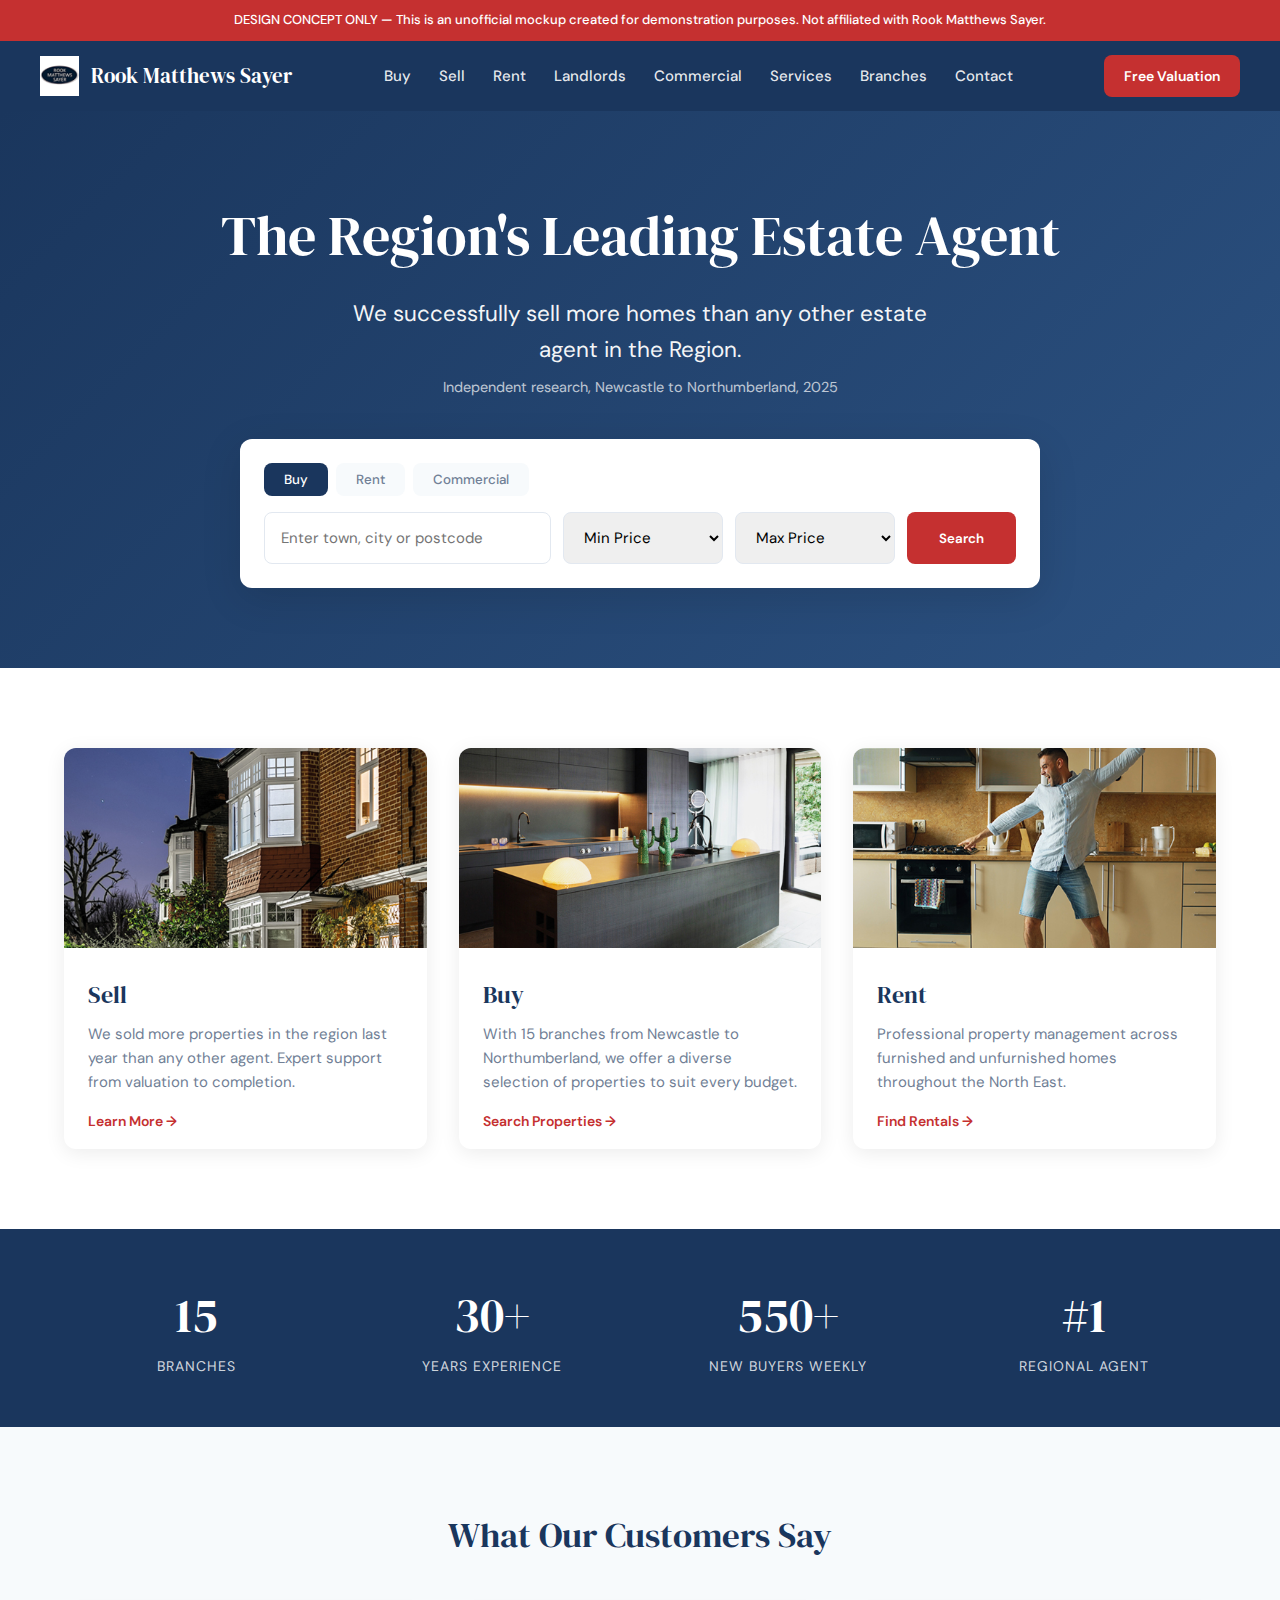
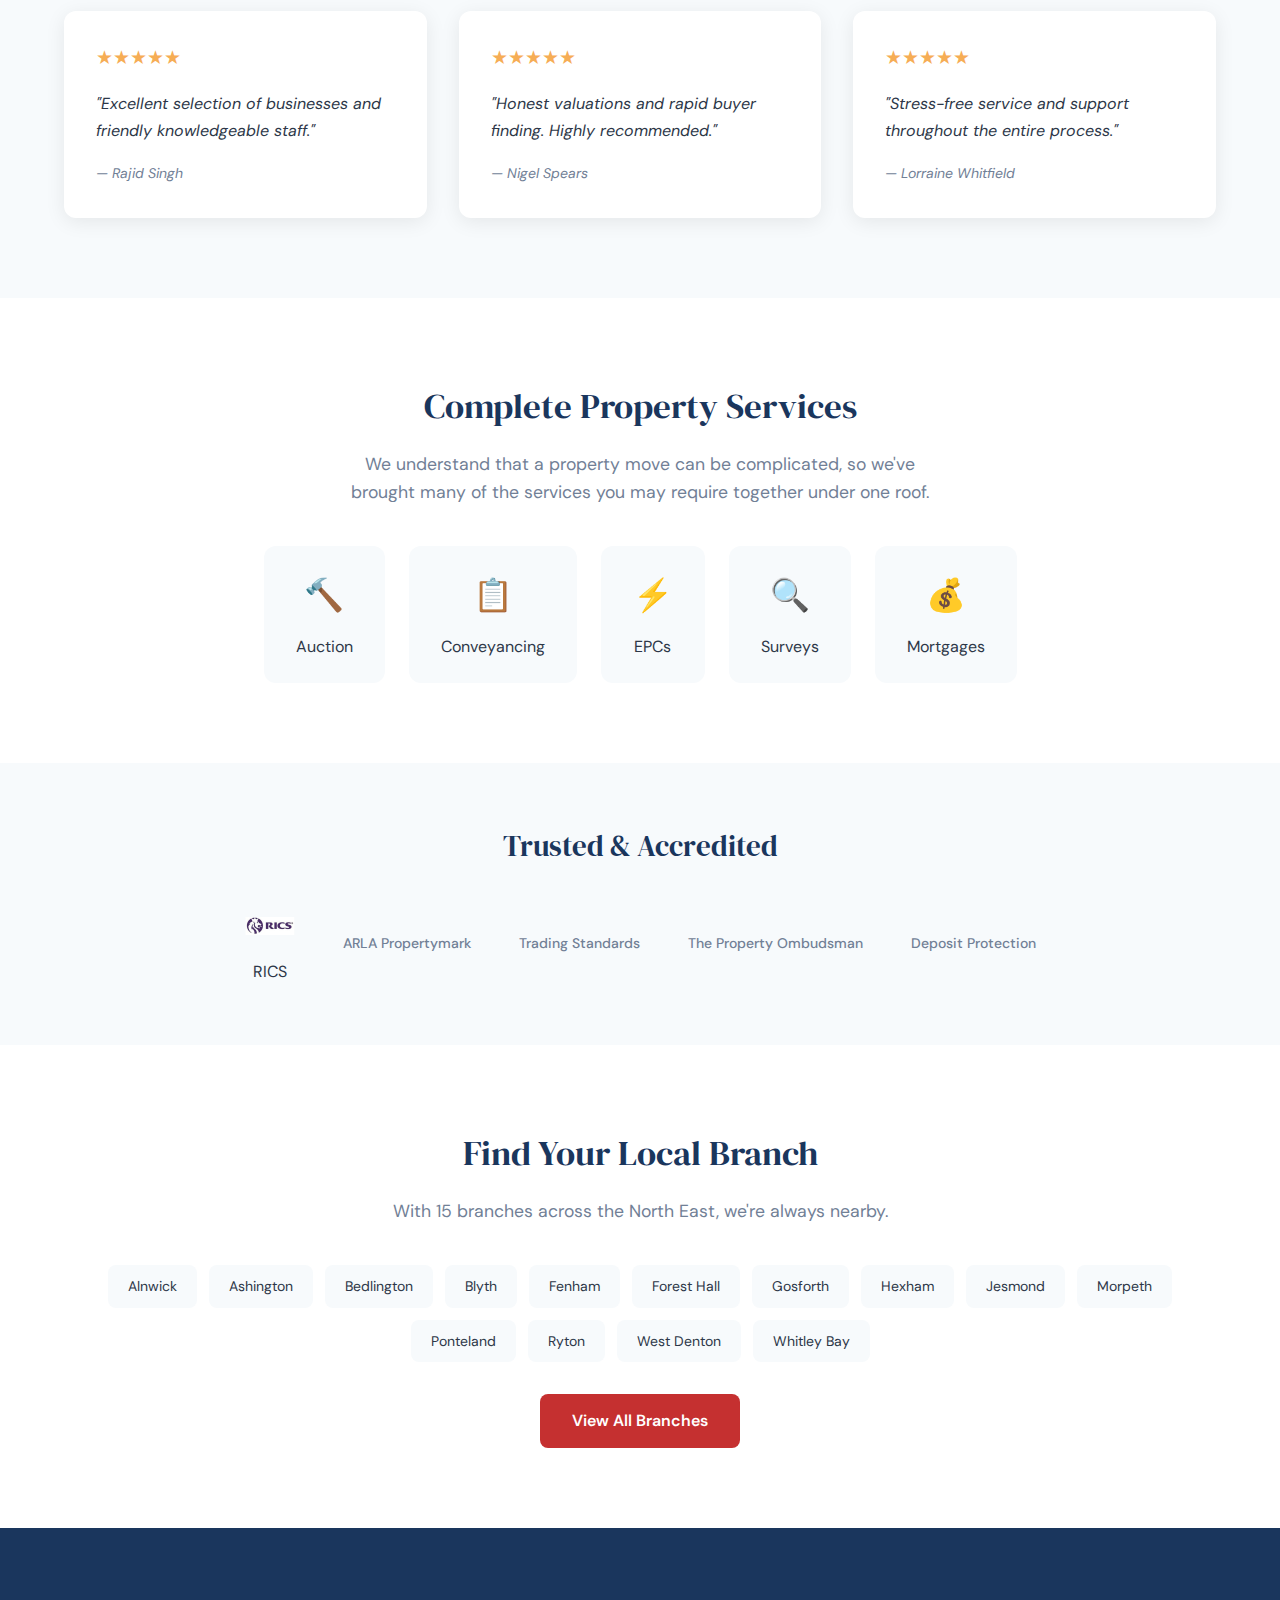
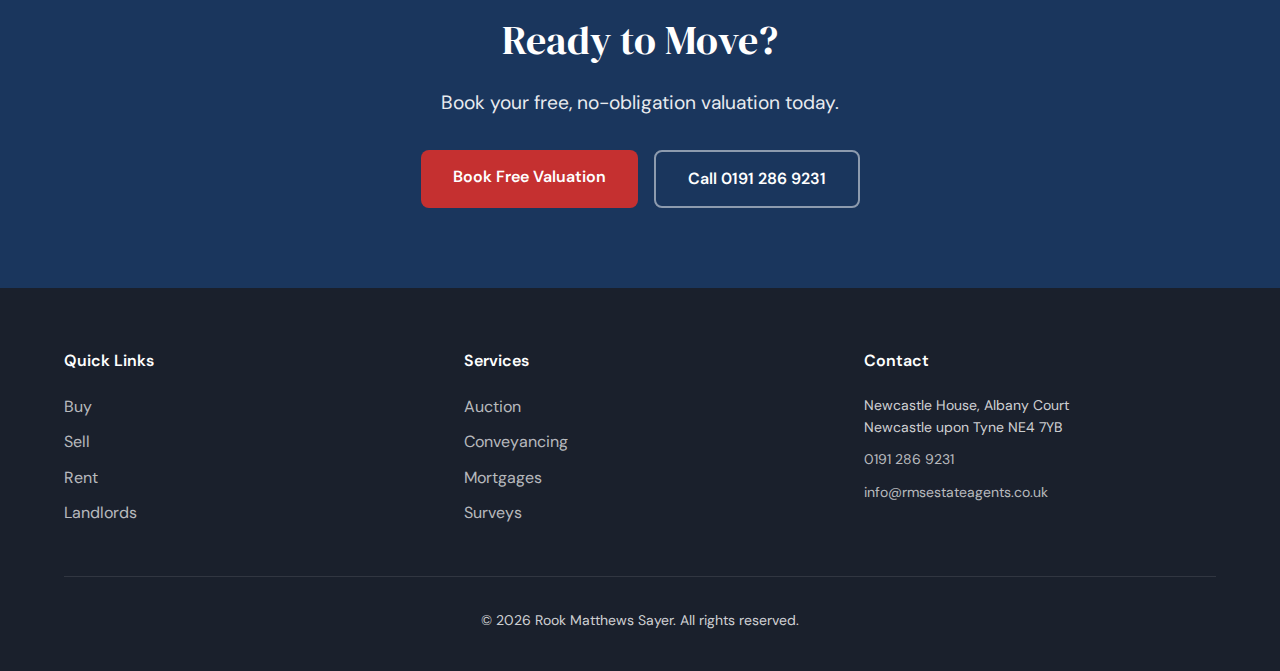
<file: index.html>
<!DOCTYPE html>
<html lang="en">
<head>
    <meta charset="UTF-8">
    <meta name="viewport" content="width=device-width, initial-scale=1.0">
    <meta name="robots" content="noindex, nofollow">
    <title>Rook Matthews Sayer | The Region's Leading Estate Agent</title>
    <link rel="preconnect" href="https://fonts.googleapis.com">
    <link rel="preconnect" href="https://fonts.gstatic.com" crossorigin>
    <link href="https://fonts.googleapis.com/css2?family=DM+Sans:wght@400;500;600;700&family=DM+Serif+Display&display=swap" rel="stylesheet">
    <link rel="stylesheet" href="styles.css">
</head>
<body>
    <div class="concept-banner">DESIGN CONCEPT ONLY — This is an unofficial mockup created for demonstration purposes. Not affiliated with Rook Matthews Sayer.</div>

    <nav class="main-nav">
        <div class="nav-container">
            <a href="index.html" class="logo">
                <img src="images/logo.png" alt="Rook Matthews Sayer">
                <span>Rook Matthews Sayer</span>
            </a>
            <ul class="nav-links">
                <li><a href="buy.html">Buy</a></li>
                <li><a href="sell.html">Sell</a></li>
                <li><a href="rent.html">Rent</a></li>
                <li><a href="landlords.html">Landlords</a></li>
                <li><a href="commercial.html">Commercial</a></li>
                <li><a href="services.html">Services</a></li>
                <li><a href="branches.html">Branches</a></li>
                <li><a href="contact.html">Contact</a></li>
            </ul>
            <a href="contact.html" class="nav-cta">Free Valuation</a>
        </div>
    </nav>

    <section class="hero">
        <div class="hero-content">
            <h1>The Region's Leading Estate Agent</h1>
            <p class="hero-tagline">We successfully sell more homes than any other estate agent in the Region.</p>
            <p class="hero-source">Independent research, Newcastle to Northumberland, 2025</p>
            <div class="hero-search">
                <div class="search-tabs">
                    <button class="active">Buy</button>
                    <button>Rent</button>
                    <button>Commercial</button>
                </div>
                <div class="search-form">
                    <input type="text" placeholder="Enter town, city or postcode">
                    <select>
                        <option>Min Price</option>
                    </select>
                    <select>
                        <option>Max Price</option>
                    </select>
                    <button class="search-btn">Search</button>
                </div>
            </div>
        </div>
    </section>

    <section class="services-overview">
        <div class="container">
            <div class="services-grid">
                <div class="service-card">
                    <img src="images/house.jpg" alt="Sell your property">
                    <h3>Sell</h3>
                    <p>We sold more properties in the region last year than any other agent. Expert support from valuation to completion.</p>
                    <a href="sell.html" class="btn-link">Learn More →</a>
                </div>
                <div class="service-card">
                    <img src="images/buy-kitchen.jpg" alt="Buy a property">
                    <h3>Buy</h3>
                    <p>With 15 branches from Newcastle to Northumberland, we offer a diverse selection of properties to suit every budget.</p>
                    <a href="buy.html" class="btn-link">Search Properties →</a>
                </div>
                <div class="service-card">
                    <img src="images/rent.jpg" alt="Rent a property">
                    <h3>Rent</h3>
                    <p>Professional property management across furnished and unfurnished homes throughout the North East.</p>
                    <a href="rent.html" class="btn-link">Find Rentals →</a>
                </div>
            </div>
        </div>
    </section>

    <section class="stats-bar">
        <div class="container">
            <div class="stats-grid">
                <div class="stat">
                    <span class="stat-number">15</span>
                    <span class="stat-label">Branches</span>
                </div>
                <div class="stat">
                    <span class="stat-number">30+</span>
                    <span class="stat-label">Years Experience</span>
                </div>
                <div class="stat">
                    <span class="stat-number">550+</span>
                    <span class="stat-label">New Buyers Weekly</span>
                </div>
                <div class="stat">
                    <span class="stat-number">#1</span>
                    <span class="stat-label">Regional Agent</span>
                </div>
            </div>
        </div>
    </section>

    <section class="testimonials">
        <div class="container">
            <h2>What Our Customers Say</h2>
            <div class="testimonials-grid">
                <div class="testimonial">
                    <div class="stars">★★★★★</div>
                    <p>"Excellent selection of businesses and friendly knowledgeable staff."</p>
                    <cite>— Rajid Singh</cite>
                </div>
                <div class="testimonial">
                    <div class="stars">★★★★★</div>
                    <p>"Honest valuations and rapid buyer finding. Highly recommended."</p>
                    <cite>— Nigel Spears</cite>
                </div>
                <div class="testimonial">
                    <div class="stars">★★★★★</div>
                    <p>"Stress-free service and support throughout the entire process."</p>
                    <cite>— Lorraine Whitfield</cite>
                </div>
            </div>
        </div>
    </section>

    <section class="additional-services">
        <div class="container">
            <h2>Complete Property Services</h2>
            <p class="section-intro">We understand that a property move can be complicated, so we've brought many of the services you may require together under one roof.</p>
            <div class="services-list">
                <a href="services.html#auction" class="service-item">
                    <span class="service-icon">🔨</span>
                    <span>Auction</span>
                </a>
                <a href="services.html#conveyancing" class="service-item">
                    <span class="service-icon">📋</span>
                    <span>Conveyancing</span>
                </a>
                <a href="services.html#epc" class="service-item">
                    <span class="service-icon">⚡</span>
                    <span>EPCs</span>
                </a>
                <a href="services.html#surveys" class="service-item">
                    <span class="service-icon">🔍</span>
                    <span>Surveys</span>
                </a>
                <a href="services.html#mortgages" class="service-item">
                    <span class="service-icon">💰</span>
                    <span>Mortgages</span>
                </a>
            </div>
        </div>
    </section>

    <section class="accreditations">
        <div class="container">
            <h2>Trusted & Accredited</h2>
            <div class="accreditations-grid">
                <div class="accreditation">
                    <img src="images/rics.png" alt="RICS">
                    <span>RICS</span>
                </div>
                <div class="accreditation">
                    <span class="accred-text">ARLA Propertymark</span>
                </div>
                <div class="accreditation">
                    <span class="accred-text">Trading Standards</span>
                </div>
                <div class="accreditation">
                    <span class="accred-text">The Property Ombudsman</span>
                </div>
                <div class="accreditation">
                    <span class="accred-text">Deposit Protection</span>
                </div>
            </div>
        </div>
    </section>

    <section class="branches-preview">
        <div class="container">
            <h2>Find Your Local Branch</h2>
            <p class="section-intro">With 15 branches across the North East, we're always nearby.</p>
            <div class="branches-grid">
                <a href="branches.html">Alnwick</a>
                <a href="branches.html">Ashington</a>
                <a href="branches.html">Bedlington</a>
                <a href="branches.html">Blyth</a>
                <a href="branches.html">Fenham</a>
                <a href="branches.html">Forest Hall</a>
                <a href="branches.html">Gosforth</a>
                <a href="branches.html">Hexham</a>
                <a href="branches.html">Jesmond</a>
                <a href="branches.html">Morpeth</a>
                <a href="branches.html">Ponteland</a>
                <a href="branches.html">Ryton</a>
                <a href="branches.html">West Denton</a>
                <a href="branches.html">Whitley Bay</a>
            </div>
            <a href="branches.html" class="btn-primary">View All Branches</a>
        </div>
    </section>

    <section class="cta-section">
        <div class="container">
            <h2>Ready to Move?</h2>
            <p>Book your free, no-obligation valuation today.</p>
            <div class="cta-buttons">
                <a href="contact.html" class="btn-primary">Book Free Valuation</a>
                <a href="tel:01912869231" class="btn-secondary">Call 0191 286 9231</a>
            </div>
        </div>
    </section>

    <footer>
        <div class="container">
            <div class="footer-grid">
                <div class="footer-col">
                    <h4>Quick Links</h4>
                    <ul>
                        <li><a href="buy.html">Buy</a></li>
                        <li><a href="sell.html">Sell</a></li>
                        <li><a href="rent.html">Rent</a></li>
                        <li><a href="landlords.html">Landlords</a></li>
                    </ul>
                </div>
                <div class="footer-col">
                    <h4>Services</h4>
                    <ul>
                        <li><a href="services.html#auction">Auction</a></li>
                        <li><a href="services.html#conveyancing">Conveyancing</a></li>
                        <li><a href="services.html#mortgages">Mortgages</a></li>
                        <li><a href="services.html#surveys">Surveys</a></li>
                    </ul>
                </div>
                <div class="footer-col">
                    <h4>Contact</h4>
                    <p>Newcastle House, Albany Court<br>Newcastle upon Tyne NE4 7YB</p>
                    <p><a href="tel:01912869231">0191 286 9231</a></p>
                    <p><a href="mailto:info@rmsestateagents.co.uk">info@rmsestateagents.co.uk</a></p>
                </div>
            </div>
            <div class="footer-bottom">
                <p>© 2026 Rook Matthews Sayer. All rights reserved.</p>
            </div>
        </div>
    </footer>
</body>
</html>
</file>
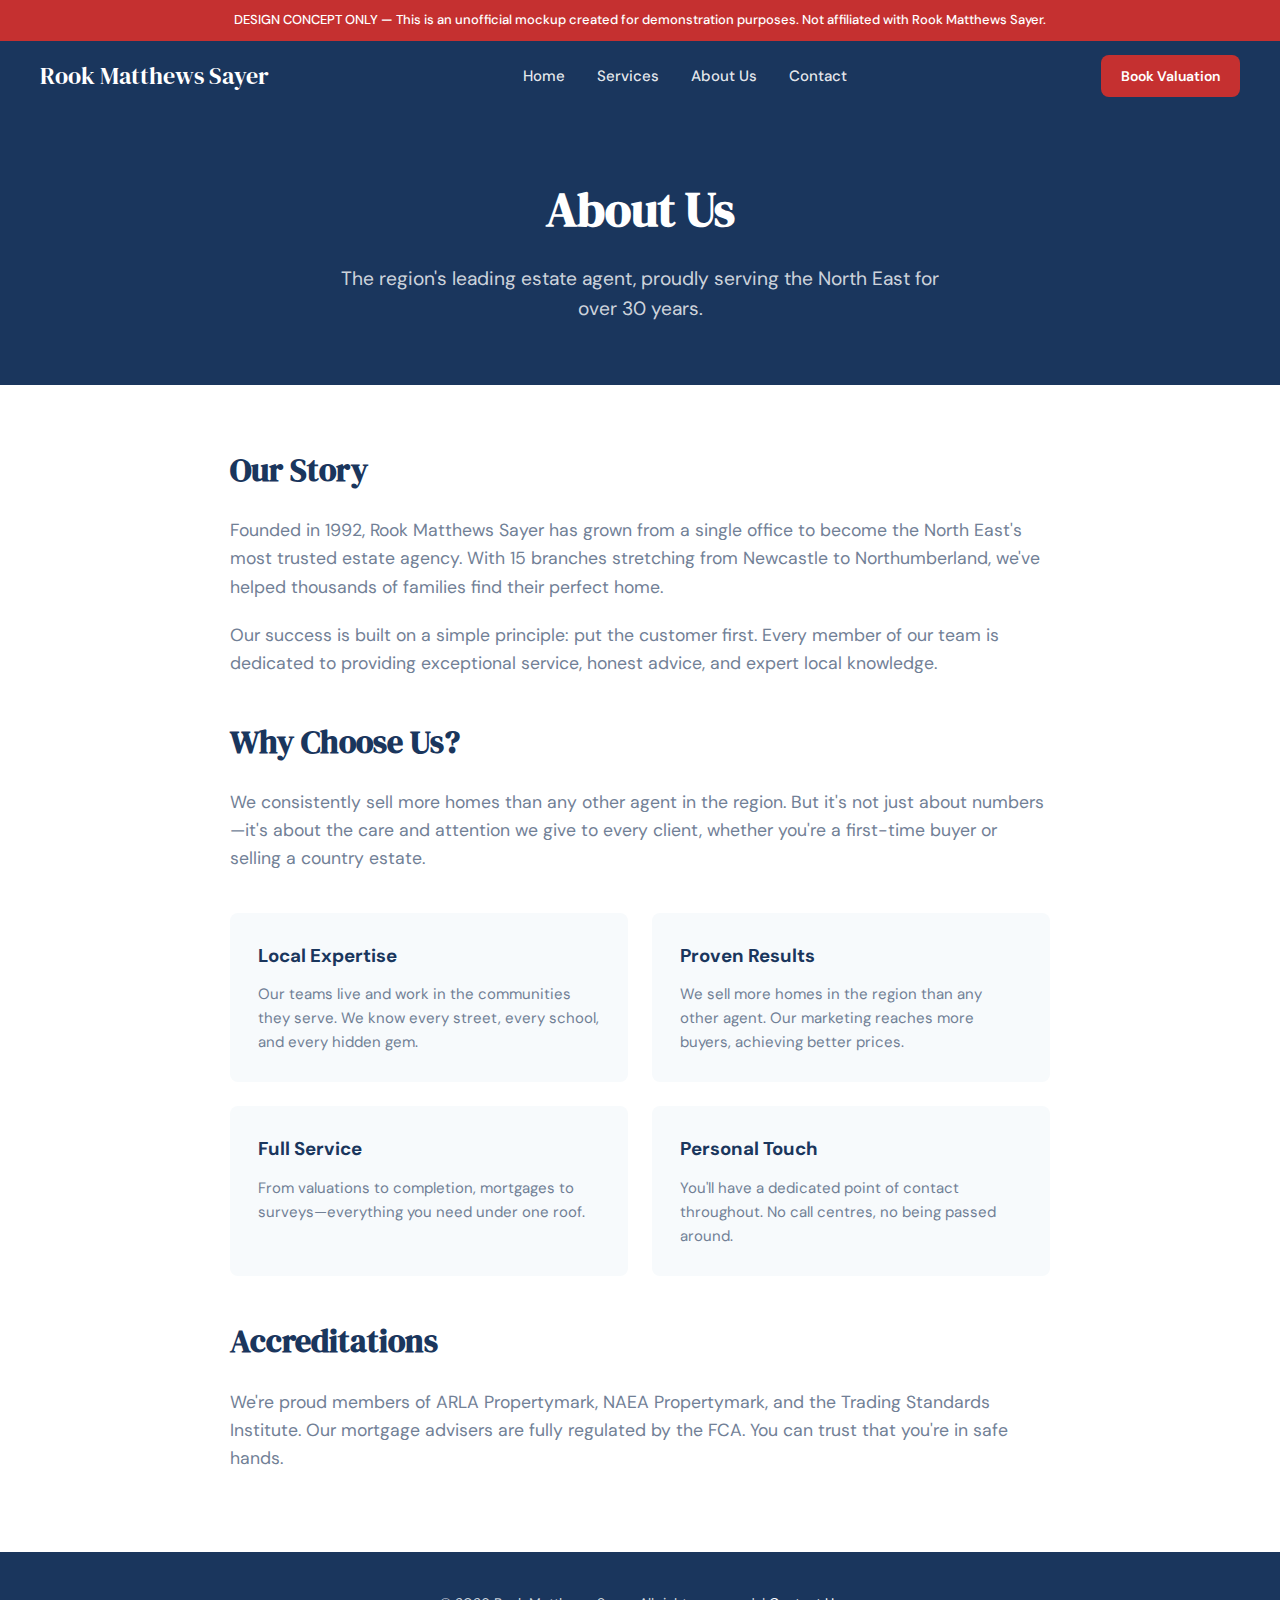
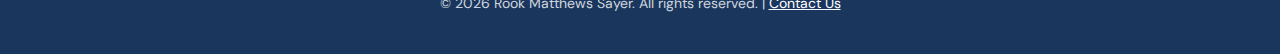
<file: about.html>
<!DOCTYPE html>
<html lang="en">
<head>
    <meta charset="UTF-8">
    <meta name="viewport" content="width=device-width, initial-scale=1.0">
    <meta name="robots" content="noindex, nofollow">
    <title>About Us | Rook Matthews Sayer</title>
    <link rel="preconnect" href="https://fonts.googleapis.com">
    <link rel="preconnect" href="https://fonts.gstatic.com" crossorigin>
    <link href="https://fonts.googleapis.com/css2?family=DM+Sans:wght@400;500;600;700&family=DM+Serif+Display&display=swap" rel="stylesheet">
    <style>
        :root {
            --color-primary: #1a365d;
            --color-primary-light: #2c5282;
            --color-accent: #c53030;
            --color-accent-light: #e53e3e;
            --color-bg: #ffffff;
            --color-bg-alt: #f7fafc;
            --color-text: #2d3748;
            --color-text-muted: #718096;
            --color-border: #e2e8f0;
            --font-display: 'DM Serif Display', Georgia, serif;
            --font-body: 'DM Sans', -apple-system, sans-serif;
            --shadow: 0 4px 20px rgba(0,0,0,0.08);
            --radius: 8px;
        }
        * { margin: 0; padding: 0; box-sizing: border-box; }
        body { font-family: var(--font-body); color: var(--color-text); line-height: 1.6; background: var(--color-bg); }
        .concept-banner { background: var(--color-accent); color: white; text-align: center; padding: 10px 20px; font-size: 13px; font-weight: 500; }
        nav { background: var(--color-primary); padding: 0 40px; position: sticky; top: 0; z-index: 100; }
        .nav-container { max-width: 1200px; margin: 0 auto; display: flex; justify-content: space-between; align-items: center; height: 70px; }
        .logo { font-family: var(--font-display); font-size: 1.5rem; color: white; text-decoration: none; }
        .nav-links { display: flex; gap: 32px; list-style: none; }
        .nav-links a { color: rgba(255,255,255,0.9); text-decoration: none; font-weight: 500; font-size: 15px; }
        .nav-cta { background: var(--color-accent); color: white; padding: 10px 20px; border-radius: var(--radius); text-decoration: none; font-weight: 600; font-size: 14px; }
        .page-header { background: var(--color-primary); padding: 60px 40px; text-align: center; }
        .page-header h1 { font-family: var(--font-display); font-size: 3rem; color: white; margin-bottom: 16px; }
        .page-header p { color: rgba(255,255,255,0.8); font-size: 1.2rem; max-width: 600px; margin: 0 auto; }
        .content { max-width: 900px; margin: 0 auto; padding: 60px 40px; }
        .content h2 { font-family: var(--font-display); font-size: 2rem; color: var(--color-primary); margin: 40px 0 20px; }
        .content h2:first-child { margin-top: 0; }
        .content p { margin-bottom: 20px; color: var(--color-text-muted); font-size: 1.1rem; }
        .values-grid { display: grid; grid-template-columns: repeat(2, 1fr); gap: 24px; margin: 40px 0; }
        .value-card { background: var(--color-bg-alt); padding: 28px; border-radius: var(--radius); }
        .value-card h3 { color: var(--color-primary); margin-bottom: 12px; }
        .value-card p { margin: 0; font-size: 15px; }
        footer { background: var(--color-primary); color: rgba(255,255,255,0.8); padding: 40px; text-align: center; font-size: 14px; }
        @media (max-width: 768px) { .nav-links { display: none; } .values-grid { grid-template-columns: 1fr; } }
    </style>
</head>
<body>
    <div class="concept-banner">DESIGN CONCEPT ONLY — This is an unofficial mockup created for demonstration purposes. Not affiliated with Rook Matthews Sayer.</div>
    <nav>
        <div class="nav-container">
            <a href="index.html" class="logo">Rook Matthews Sayer</a>
            <ul class="nav-links">
                <li><a href="index.html">Home</a></li>
                <li><a href="services.html">Services</a></li>
                <li><a href="about.html">About Us</a></li>
                <li><a href="contact.html">Contact</a></li>
            </ul>
            <a href="contact.html" class="nav-cta">Book Valuation</a>
        </div>
    </nav>

    <div class="page-header">
        <h1>About Us</h1>
        <p>The region's leading estate agent, proudly serving the North East for over 30 years.</p>
    </div>

    <div class="content">
        <h2>Our Story</h2>
        <p>Founded in 1992, Rook Matthews Sayer has grown from a single office to become the North East's most trusted estate agency. With 15 branches stretching from Newcastle to Northumberland, we've helped thousands of families find their perfect home.</p>
        <p>Our success is built on a simple principle: put the customer first. Every member of our team is dedicated to providing exceptional service, honest advice, and expert local knowledge.</p>

        <h2>Why Choose Us?</h2>
        <p>We consistently sell more homes than any other agent in the region. But it's not just about numbers—it's about the care and attention we give to every client, whether you're a first-time buyer or selling a country estate.</p>

        <div class="values-grid">
            <div class="value-card">
                <h3>Local Expertise</h3>
                <p>Our teams live and work in the communities they serve. We know every street, every school, and every hidden gem.</p>
            </div>
            <div class="value-card">
                <h3>Proven Results</h3>
                <p>We sell more homes in the region than any other agent. Our marketing reaches more buyers, achieving better prices.</p>
            </div>
            <div class="value-card">
                <h3>Full Service</h3>
                <p>From valuations to completion, mortgages to surveys—everything you need under one roof.</p>
            </div>
            <div class="value-card">
                <h3>Personal Touch</h3>
                <p>You'll have a dedicated point of contact throughout. No call centres, no being passed around.</p>
            </div>
        </div>

        <h2>Accreditations</h2>
        <p>We're proud members of ARLA Propertymark, NAEA Propertymark, and the Trading Standards Institute. Our mortgage advisers are fully regulated by the FCA. You can trust that you're in safe hands.</p>
    </div>

    <footer>
        <p>© 2026 Rook Matthews Sayer. All rights reserved. | <a href="contact.html" style="color: white;">Contact Us</a></p>
    </footer>
</body>
</html>
</file>
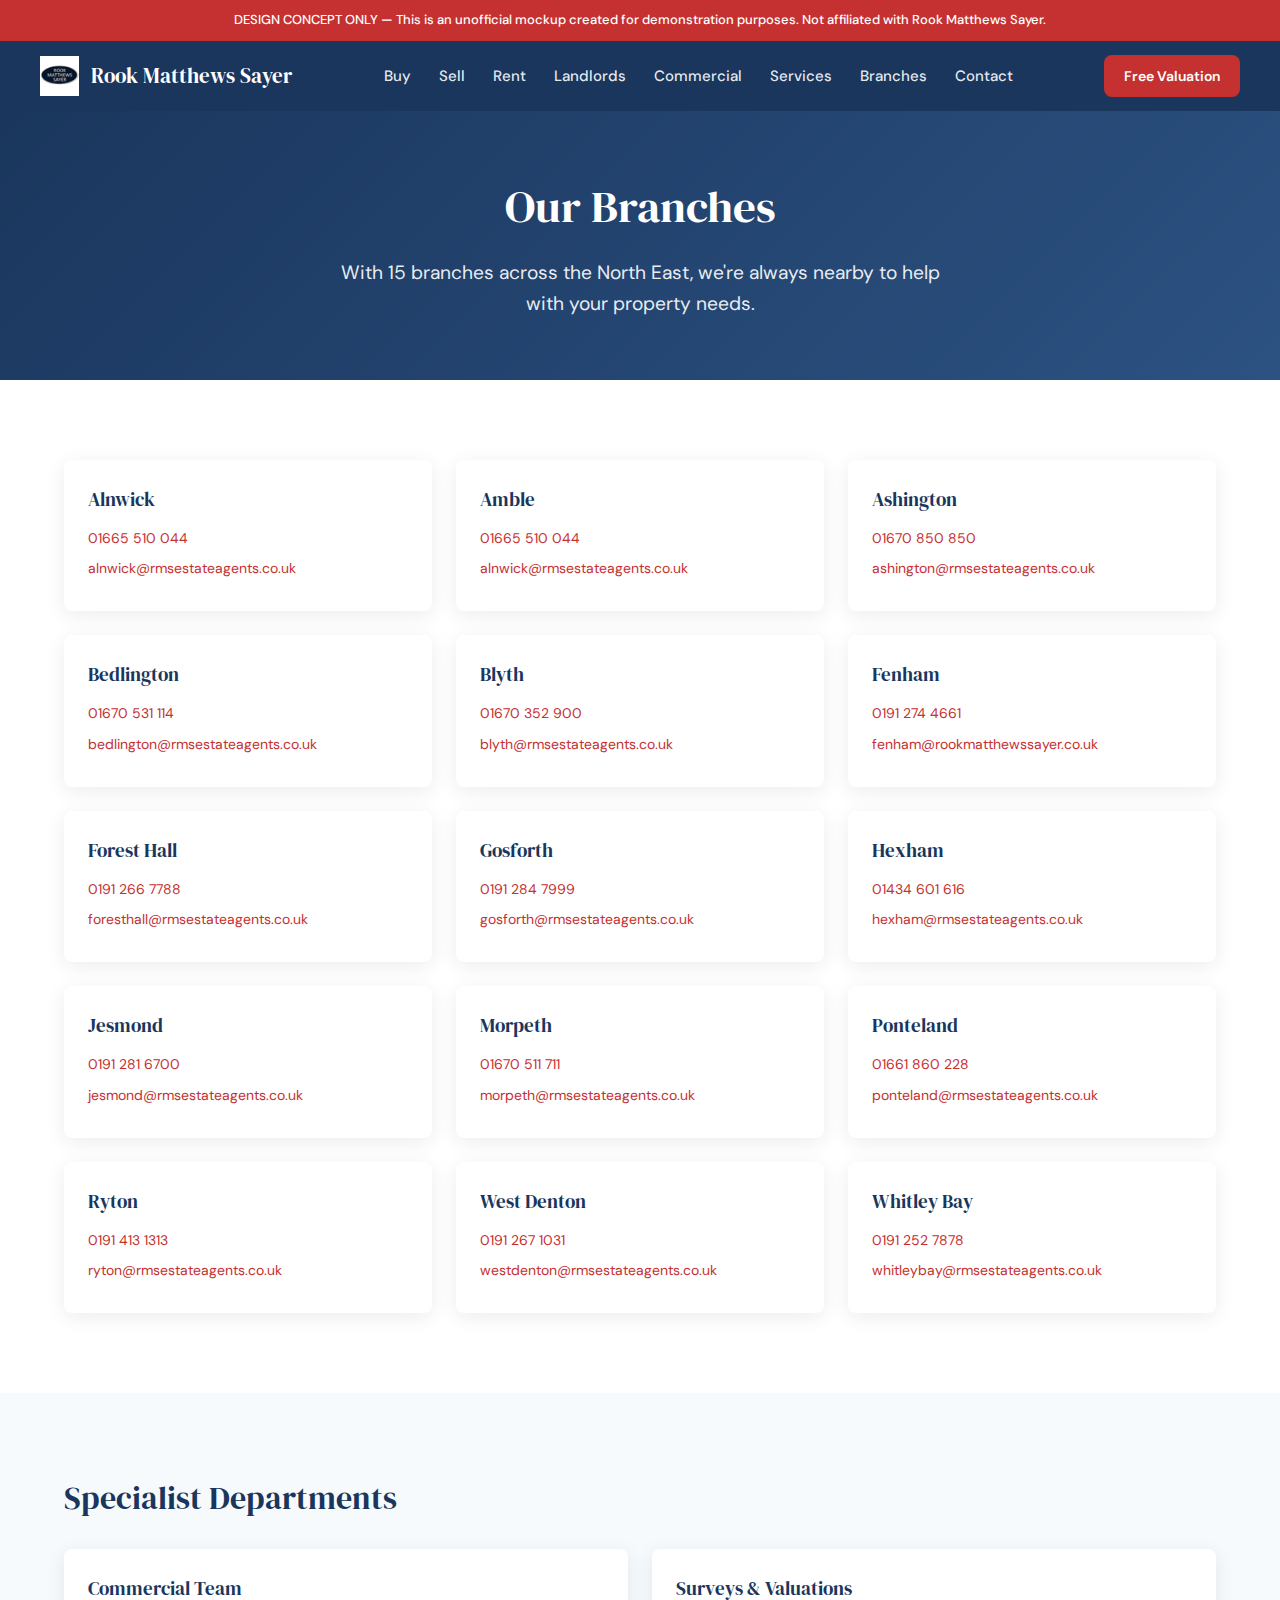
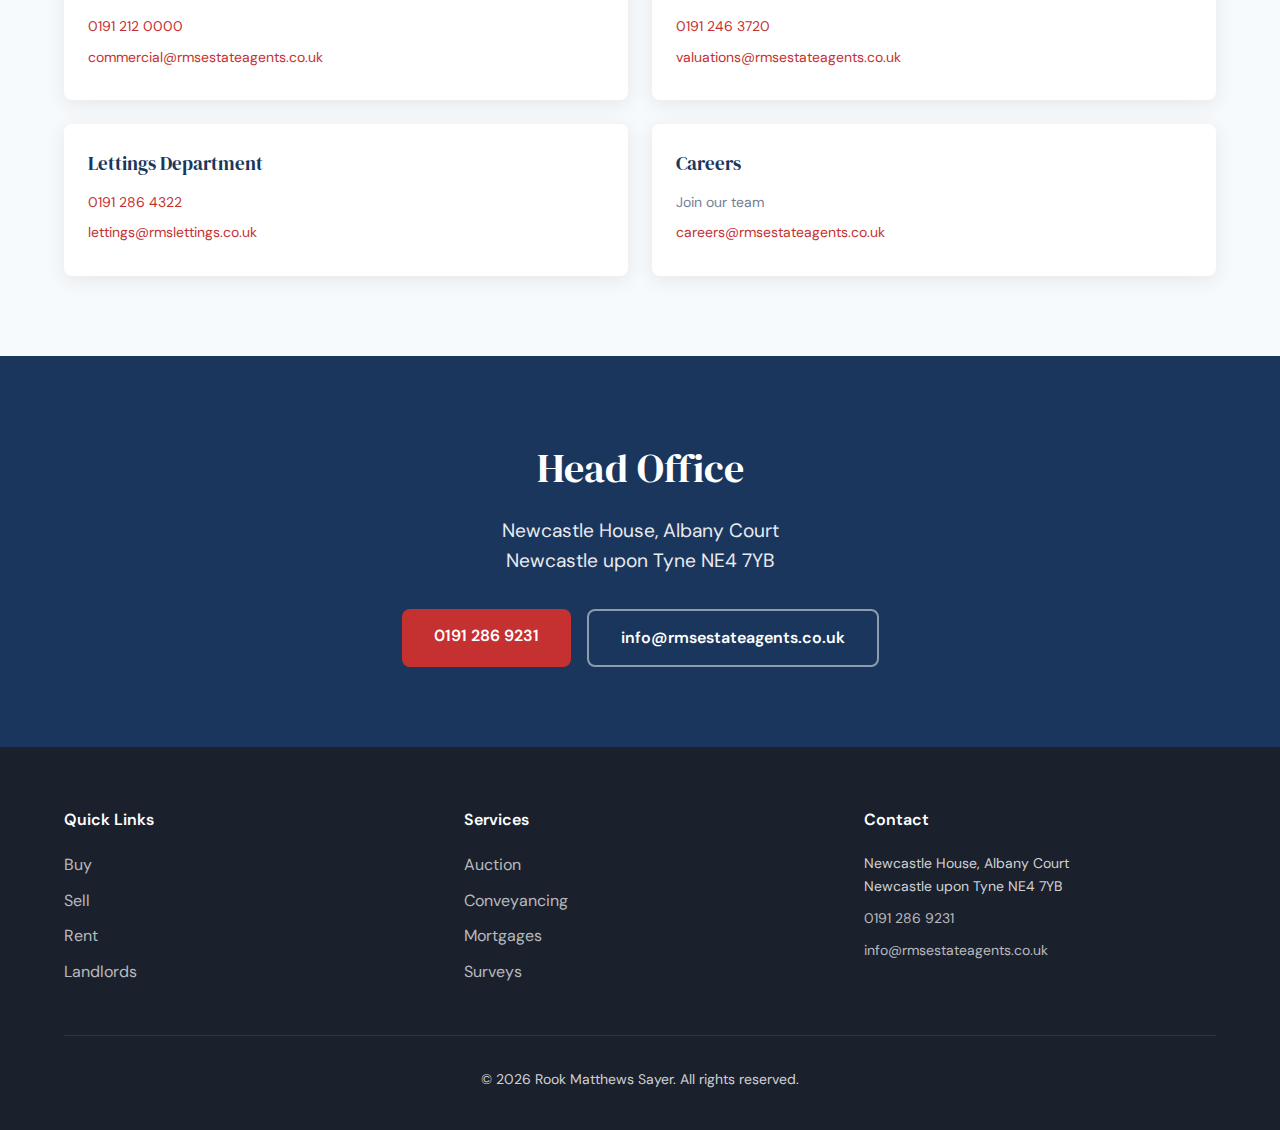
<file: branches.html>
<!DOCTYPE html>
<html lang="en">
<head>
    <meta charset="UTF-8">
    <meta name="viewport" content="width=device-width, initial-scale=1.0">
    <meta name="robots" content="noindex, nofollow">
    <title>Our Branches | Rook Matthews Sayer</title>
    <link rel="preconnect" href="https://fonts.googleapis.com">
    <link rel="preconnect" href="https://fonts.gstatic.com" crossorigin>
    <link href="https://fonts.googleapis.com/css2?family=DM+Sans:wght@400;500;600;700&family=DM+Serif+Display&display=swap" rel="stylesheet">
    <link rel="stylesheet" href="styles.css">
</head>
<body>
    <div class="concept-banner">DESIGN CONCEPT ONLY — This is an unofficial mockup created for demonstration purposes. Not affiliated with Rook Matthews Sayer.</div>

    <nav class="main-nav">
        <div class="nav-container">
            <a href="index.html" class="logo">
                <img src="images/logo.png" alt="Rook Matthews Sayer">
                <span>Rook Matthews Sayer</span>
            </a>
            <ul class="nav-links">
                <li><a href="buy.html">Buy</a></li>
                <li><a href="sell.html">Sell</a></li>
                <li><a href="rent.html">Rent</a></li>
                <li><a href="landlords.html">Landlords</a></li>
                <li><a href="commercial.html">Commercial</a></li>
                <li><a href="services.html">Services</a></li>
                <li><a href="branches.html">Branches</a></li>
                <li><a href="contact.html">Contact</a></li>
            </ul>
            <a href="contact.html" class="nav-cta">Free Valuation</a>
        </div>
    </nav>

    <div class="page-header">
        <h1>Our Branches</h1>
        <p>With 15 branches across the North East, we're always nearby to help with your property needs.</p>
    </div>

    <section class="content-section">
        <div class="container">
            <div class="branch-grid">
                <div class="branch-card">
                    <h3>Alnwick</h3>
                    <p><a href="tel:01665510044">01665 510 044</a></p>
                    <p><a href="mailto:alnwick@rmsestateagents.co.uk">alnwick@rmsestateagents.co.uk</a></p>
                </div>

                <div class="branch-card">
                    <h3>Amble</h3>
                    <p><a href="tel:01665510044">01665 510 044</a></p>
                    <p><a href="mailto:alnwick@rmsestateagents.co.uk">alnwick@rmsestateagents.co.uk</a></p>
                </div>

                <div class="branch-card">
                    <h3>Ashington</h3>
                    <p><a href="tel:01670850850">01670 850 850</a></p>
                    <p><a href="mailto:ashington@rmsestateagents.co.uk">ashington@rmsestateagents.co.uk</a></p>
                </div>

                <div class="branch-card">
                    <h3>Bedlington</h3>
                    <p><a href="tel:01670531114">01670 531 114</a></p>
                    <p><a href="mailto:bedlington@rmsestateagents.co.uk">bedlington@rmsestateagents.co.uk</a></p>
                </div>

                <div class="branch-card">
                    <h3>Blyth</h3>
                    <p><a href="tel:01670352900">01670 352 900</a></p>
                    <p><a href="mailto:blyth@rmsestateagents.co.uk">blyth@rmsestateagents.co.uk</a></p>
                </div>

                <div class="branch-card">
                    <h3>Fenham</h3>
                    <p><a href="tel:01912744661">0191 274 4661</a></p>
                    <p><a href="mailto:fenham@rookmatthewssayer.co.uk">fenham@rookmatthewssayer.co.uk</a></p>
                </div>

                <div class="branch-card">
                    <h3>Forest Hall</h3>
                    <p><a href="tel:01912667788">0191 266 7788</a></p>
                    <p><a href="mailto:foresthall@rmsestateagents.co.uk">foresthall@rmsestateagents.co.uk</a></p>
                </div>

                <div class="branch-card">
                    <h3>Gosforth</h3>
                    <p><a href="tel:01912847999">0191 284 7999</a></p>
                    <p><a href="mailto:gosforth@rmsestateagents.co.uk">gosforth@rmsestateagents.co.uk</a></p>
                </div>

                <div class="branch-card">
                    <h3>Hexham</h3>
                    <p><a href="tel:01434601616">01434 601 616</a></p>
                    <p><a href="mailto:hexham@rmsestateagents.co.uk">hexham@rmsestateagents.co.uk</a></p>
                </div>

                <div class="branch-card">
                    <h3>Jesmond</h3>
                    <p><a href="tel:01912816700">0191 281 6700</a></p>
                    <p><a href="mailto:jesmond@rmsestateagents.co.uk">jesmond@rmsestateagents.co.uk</a></p>
                </div>

                <div class="branch-card">
                    <h3>Morpeth</h3>
                    <p><a href="tel:01670511711">01670 511 711</a></p>
                    <p><a href="mailto:morpeth@rmsestateagents.co.uk">morpeth@rmsestateagents.co.uk</a></p>
                </div>

                <div class="branch-card">
                    <h3>Ponteland</h3>
                    <p><a href="tel:01661860228">01661 860 228</a></p>
                    <p><a href="mailto:ponteland@rmsestateagents.co.uk">ponteland@rmsestateagents.co.uk</a></p>
                </div>

                <div class="branch-card">
                    <h3>Ryton</h3>
                    <p><a href="tel:01914131313">0191 413 1313</a></p>
                    <p><a href="mailto:ryton@rmsestateagents.co.uk">ryton@rmsestateagents.co.uk</a></p>
                </div>

                <div class="branch-card">
                    <h3>West Denton</h3>
                    <p><a href="tel:01912671031">0191 267 1031</a></p>
                    <p><a href="mailto:westdenton@rmsestateagents.co.uk">westdenton@rmsestateagents.co.uk</a></p>
                </div>

                <div class="branch-card">
                    <h3>Whitley Bay</h3>
                    <p><a href="tel:01912527878">0191 252 7878</a></p>
                    <p><a href="mailto:whitleybay@rmsestateagents.co.uk">whitleybay@rmsestateagents.co.uk</a></p>
                </div>
            </div>
        </div>
    </section>

    <section class="content-section alt">
        <div class="container">
            <h2>Specialist Departments</h2>
            <div class="branch-grid" style="grid-template-columns: repeat(2, 1fr);">
                <div class="branch-card">
                    <h3>Commercial Team</h3>
                    <p><a href="tel:01912120000">0191 212 0000</a></p>
                    <p><a href="mailto:commercial@rmsestateagents.co.uk">commercial@rmsestateagents.co.uk</a></p>
                </div>

                <div class="branch-card">
                    <h3>Surveys & Valuations</h3>
                    <p><a href="tel:01912463720">0191 246 3720</a></p>
                    <p><a href="mailto:valuations@rmsestateagents.co.uk">valuations@rmsestateagents.co.uk</a></p>
                </div>

                <div class="branch-card">
                    <h3>Lettings Department</h3>
                    <p><a href="tel:01912864322">0191 286 4322</a></p>
                    <p><a href="mailto:lettings@rmslettings.co.uk">lettings@rmslettings.co.uk</a></p>
                </div>

                <div class="branch-card">
                    <h3>Careers</h3>
                    <p>Join our team</p>
                    <p><a href="mailto:careers@rmsestateagents.co.uk">careers@rmsestateagents.co.uk</a></p>
                </div>
            </div>
        </div>
    </section>

    <section class="cta-section">
        <div class="container">
            <h2>Head Office</h2>
            <p>Newcastle House, Albany Court<br>Newcastle upon Tyne NE4 7YB</p>
            <div class="cta-buttons" style="margin-top: 24px;">
                <a href="tel:01912869231" class="btn-primary">0191 286 9231</a>
                <a href="mailto:info@rmsestateagents.co.uk" class="btn-secondary">info@rmsestateagents.co.uk</a>
            </div>
        </div>
    </section>

    <footer>
        <div class="container">
            <div class="footer-grid">
                <div class="footer-col">
                    <h4>Quick Links</h4>
                    <ul>
                        <li><a href="buy.html">Buy</a></li>
                        <li><a href="sell.html">Sell</a></li>
                        <li><a href="rent.html">Rent</a></li>
                        <li><a href="landlords.html">Landlords</a></li>
                    </ul>
                </div>
                <div class="footer-col">
                    <h4>Services</h4>
                    <ul>
                        <li><a href="services.html#auction">Auction</a></li>
                        <li><a href="services.html#conveyancing">Conveyancing</a></li>
                        <li><a href="services.html#mortgages">Mortgages</a></li>
                        <li><a href="services.html#surveys">Surveys</a></li>
                    </ul>
                </div>
                <div class="footer-col">
                    <h4>Contact</h4>
                    <p>Newcastle House, Albany Court<br>Newcastle upon Tyne NE4 7YB</p>
                    <p><a href="tel:01912869231">0191 286 9231</a></p>
                    <p><a href="mailto:info@rmsestateagents.co.uk">info@rmsestateagents.co.uk</a></p>
                </div>
            </div>
            <div class="footer-bottom">
                <p>© 2026 Rook Matthews Sayer. All rights reserved.</p>
            </div>
        </div>
    </footer>
</body>
</html>
</file>
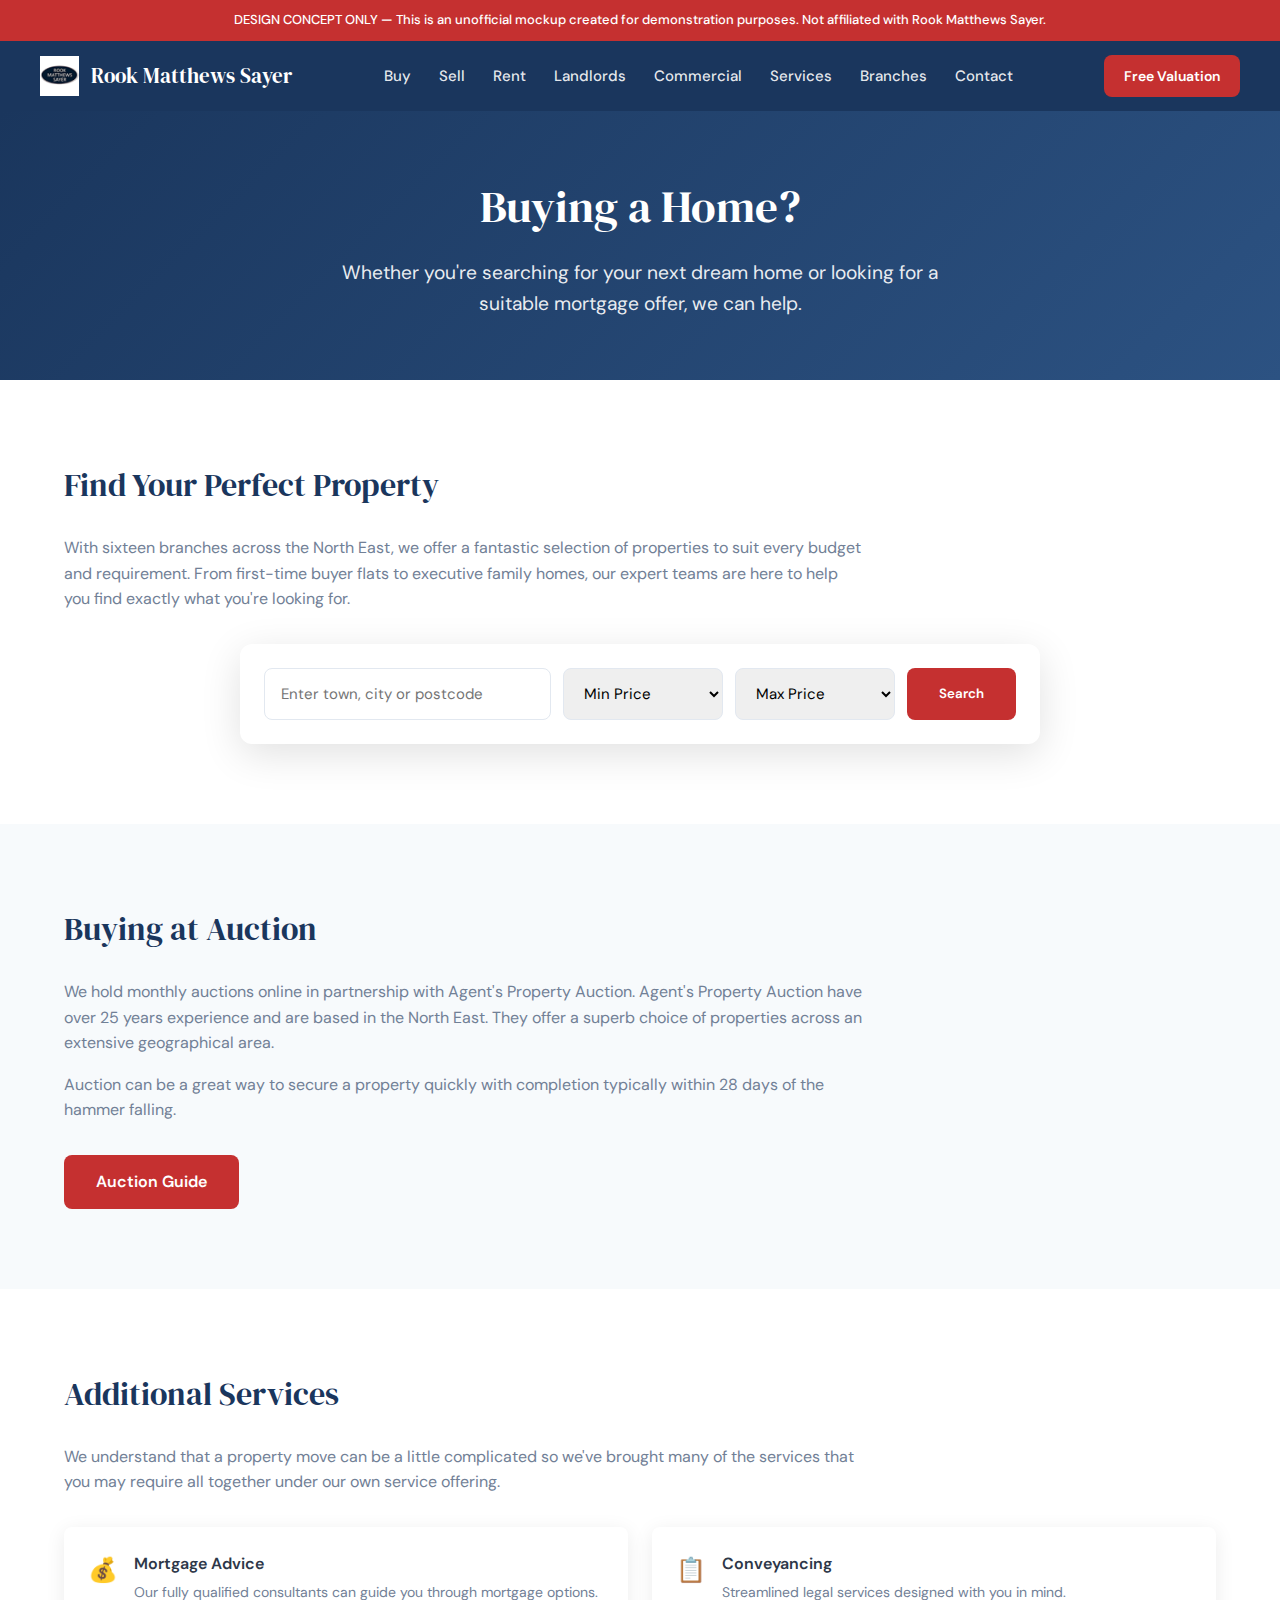
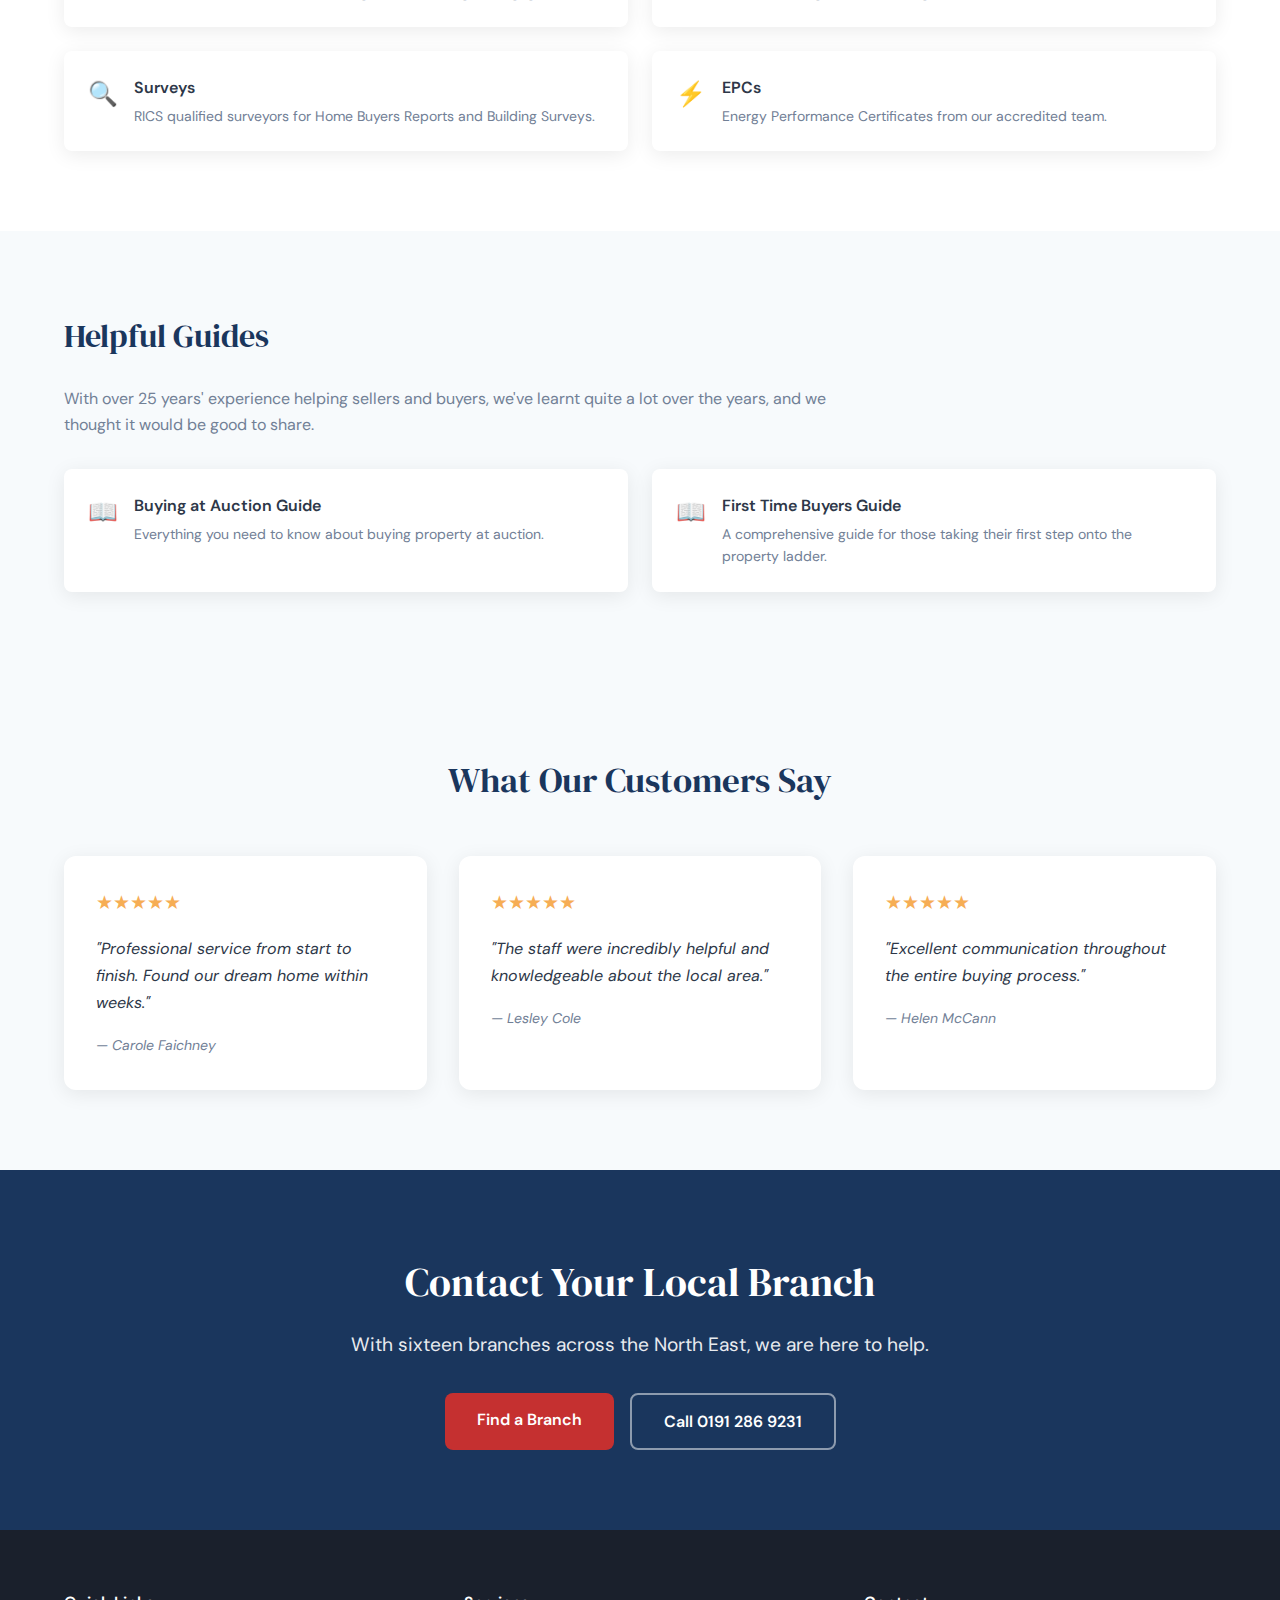
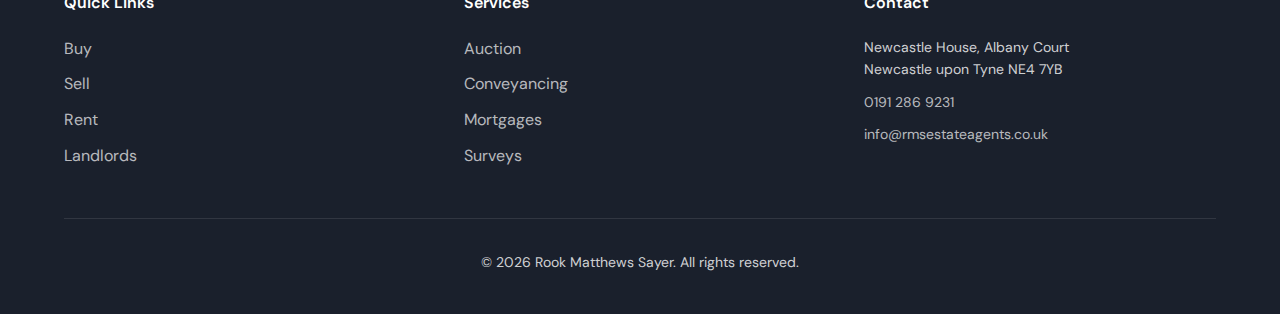
<file: buy.html>
<!DOCTYPE html>
<html lang="en">
<head>
    <meta charset="UTF-8">
    <meta name="viewport" content="width=device-width, initial-scale=1.0">
    <meta name="robots" content="noindex, nofollow">
    <title>Buy a Property | Rook Matthews Sayer</title>
    <link rel="preconnect" href="https://fonts.googleapis.com">
    <link rel="preconnect" href="https://fonts.gstatic.com" crossorigin>
    <link href="https://fonts.googleapis.com/css2?family=DM+Sans:wght@400;500;600;700&family=DM+Serif+Display&display=swap" rel="stylesheet">
    <link rel="stylesheet" href="styles.css">
</head>
<body>
    <div class="concept-banner">DESIGN CONCEPT ONLY — This is an unofficial mockup created for demonstration purposes. Not affiliated with Rook Matthews Sayer.</div>

    <nav class="main-nav">
        <div class="nav-container">
            <a href="index.html" class="logo">
                <img src="images/logo.png" alt="Rook Matthews Sayer">
                <span>Rook Matthews Sayer</span>
            </a>
            <ul class="nav-links">
                <li><a href="buy.html">Buy</a></li>
                <li><a href="sell.html">Sell</a></li>
                <li><a href="rent.html">Rent</a></li>
                <li><a href="landlords.html">Landlords</a></li>
                <li><a href="commercial.html">Commercial</a></li>
                <li><a href="services.html">Services</a></li>
                <li><a href="branches.html">Branches</a></li>
                <li><a href="contact.html">Contact</a></li>
            </ul>
            <a href="contact.html" class="nav-cta">Free Valuation</a>
        </div>
    </nav>

    <div class="page-header">
        <h1>Buying a Home?</h1>
        <p>Whether you're searching for your next dream home or looking for a suitable mortgage offer, we can help.</p>
    </div>

    <section class="content-section">
        <div class="container">
            <h2>Find Your Perfect Property</h2>
            <p>With sixteen branches across the North East, we offer a fantastic selection of properties to suit every budget and requirement. From first-time buyer flats to executive family homes, our expert teams are here to help you find exactly what you're looking for.</p>

            <div class="hero-search" style="margin-top: 32px;">
                <div class="search-form">
                    <input type="text" placeholder="Enter town, city or postcode">
                    <select>
                        <option>Min Price</option>
                        <option>£50,000</option>
                        <option>£100,000</option>
                        <option>£150,000</option>
                        <option>£200,000</option>
                        <option>£300,000</option>
                        <option>£500,000</option>
                    </select>
                    <select>
                        <option>Max Price</option>
                        <option>£100,000</option>
                        <option>£200,000</option>
                        <option>£300,000</option>
                        <option>£500,000</option>
                        <option>£750,000</option>
                        <option>£1,000,000+</option>
                    </select>
                    <button class="search-btn">Search</button>
                </div>
            </div>
        </div>
    </section>

    <section class="content-section alt">
        <div class="container">
            <h2>Buying at Auction</h2>
            <p>We hold monthly auctions online in partnership with Agent's Property Auction. Agent's Property Auction have over 25 years experience and are based in the North East. They offer a superb choice of properties across an extensive geographical area.</p>
            <p>Auction can be a great way to secure a property quickly with completion typically within 28 days of the hammer falling.</p>
            <a href="services.html#auction" class="btn-primary" style="margin-top: 16px;">Auction Guide</a>
        </div>
    </section>

    <section class="content-section">
        <div class="container">
            <h2>Additional Services</h2>
            <p>We understand that a property move can be a little complicated so we've brought many of the services that you may require all together under our own service offering.</p>

            <div class="feature-grid">
                <div class="feature">
                    <span class="feature-icon">💰</span>
                    <div>
                        <h4>Mortgage Advice</h4>
                        <p>Our fully qualified consultants can guide you through mortgage options.</p>
                    </div>
                </div>
                <div class="feature">
                    <span class="feature-icon">📋</span>
                    <div>
                        <h4>Conveyancing</h4>
                        <p>Streamlined legal services designed with you in mind.</p>
                    </div>
                </div>
                <div class="feature">
                    <span class="feature-icon">🔍</span>
                    <div>
                        <h4>Surveys</h4>
                        <p>RICS qualified surveyors for Home Buyers Reports and Building Surveys.</p>
                    </div>
                </div>
                <div class="feature">
                    <span class="feature-icon">⚡</span>
                    <div>
                        <h4>EPCs</h4>
                        <p>Energy Performance Certificates from our accredited team.</p>
                    </div>
                </div>
            </div>
        </div>
    </section>

    <section class="content-section alt">
        <div class="container">
            <h2>Helpful Guides</h2>
            <p>With over 25 years' experience helping sellers and buyers, we've learnt quite a lot over the years, and we thought it would be good to share.</p>
            <div class="feature-grid" style="grid-template-columns: repeat(2, 1fr);">
                <div class="feature">
                    <span class="feature-icon">📖</span>
                    <div>
                        <h4>Buying at Auction Guide</h4>
                        <p>Everything you need to know about buying property at auction.</p>
                    </div>
                </div>
                <div class="feature">
                    <span class="feature-icon">📖</span>
                    <div>
                        <h4>First Time Buyers Guide</h4>
                        <p>A comprehensive guide for those taking their first step onto the property ladder.</p>
                    </div>
                </div>
            </div>
        </div>
    </section>

    <section class="testimonials">
        <div class="container">
            <h2>What Our Customers Say</h2>
            <div class="testimonials-grid">
                <div class="testimonial">
                    <div class="stars">★★★★★</div>
                    <p>"Professional service from start to finish. Found our dream home within weeks."</p>
                    <cite>— Carole Faichney</cite>
                </div>
                <div class="testimonial">
                    <div class="stars">★★★★★</div>
                    <p>"The staff were incredibly helpful and knowledgeable about the local area."</p>
                    <cite>— Lesley Cole</cite>
                </div>
                <div class="testimonial">
                    <div class="stars">★★★★★</div>
                    <p>"Excellent communication throughout the entire buying process."</p>
                    <cite>— Helen McCann</cite>
                </div>
            </div>
        </div>
    </section>

    <section class="cta-section">
        <div class="container">
            <h2>Contact Your Local Branch</h2>
            <p>With sixteen branches across the North East, we are here to help.</p>
            <div class="cta-buttons">
                <a href="branches.html" class="btn-primary">Find a Branch</a>
                <a href="tel:01912869231" class="btn-secondary">Call 0191 286 9231</a>
            </div>
        </div>
    </section>

    <footer>
        <div class="container">
            <div class="footer-grid">
                <div class="footer-col">
                    <h4>Quick Links</h4>
                    <ul>
                        <li><a href="buy.html">Buy</a></li>
                        <li><a href="sell.html">Sell</a></li>
                        <li><a href="rent.html">Rent</a></li>
                        <li><a href="landlords.html">Landlords</a></li>
                    </ul>
                </div>
                <div class="footer-col">
                    <h4>Services</h4>
                    <ul>
                        <li><a href="services.html#auction">Auction</a></li>
                        <li><a href="services.html#conveyancing">Conveyancing</a></li>
                        <li><a href="services.html#mortgages">Mortgages</a></li>
                        <li><a href="services.html#surveys">Surveys</a></li>
                    </ul>
                </div>
                <div class="footer-col">
                    <h4>Contact</h4>
                    <p>Newcastle House, Albany Court<br>Newcastle upon Tyne NE4 7YB</p>
                    <p><a href="tel:01912869231">0191 286 9231</a></p>
                    <p><a href="mailto:info@rmsestateagents.co.uk">info@rmsestateagents.co.uk</a></p>
                </div>
            </div>
            <div class="footer-bottom">
                <p>© 2026 Rook Matthews Sayer. All rights reserved.</p>
            </div>
        </div>
    </footer>
</body>
</html>
</file>
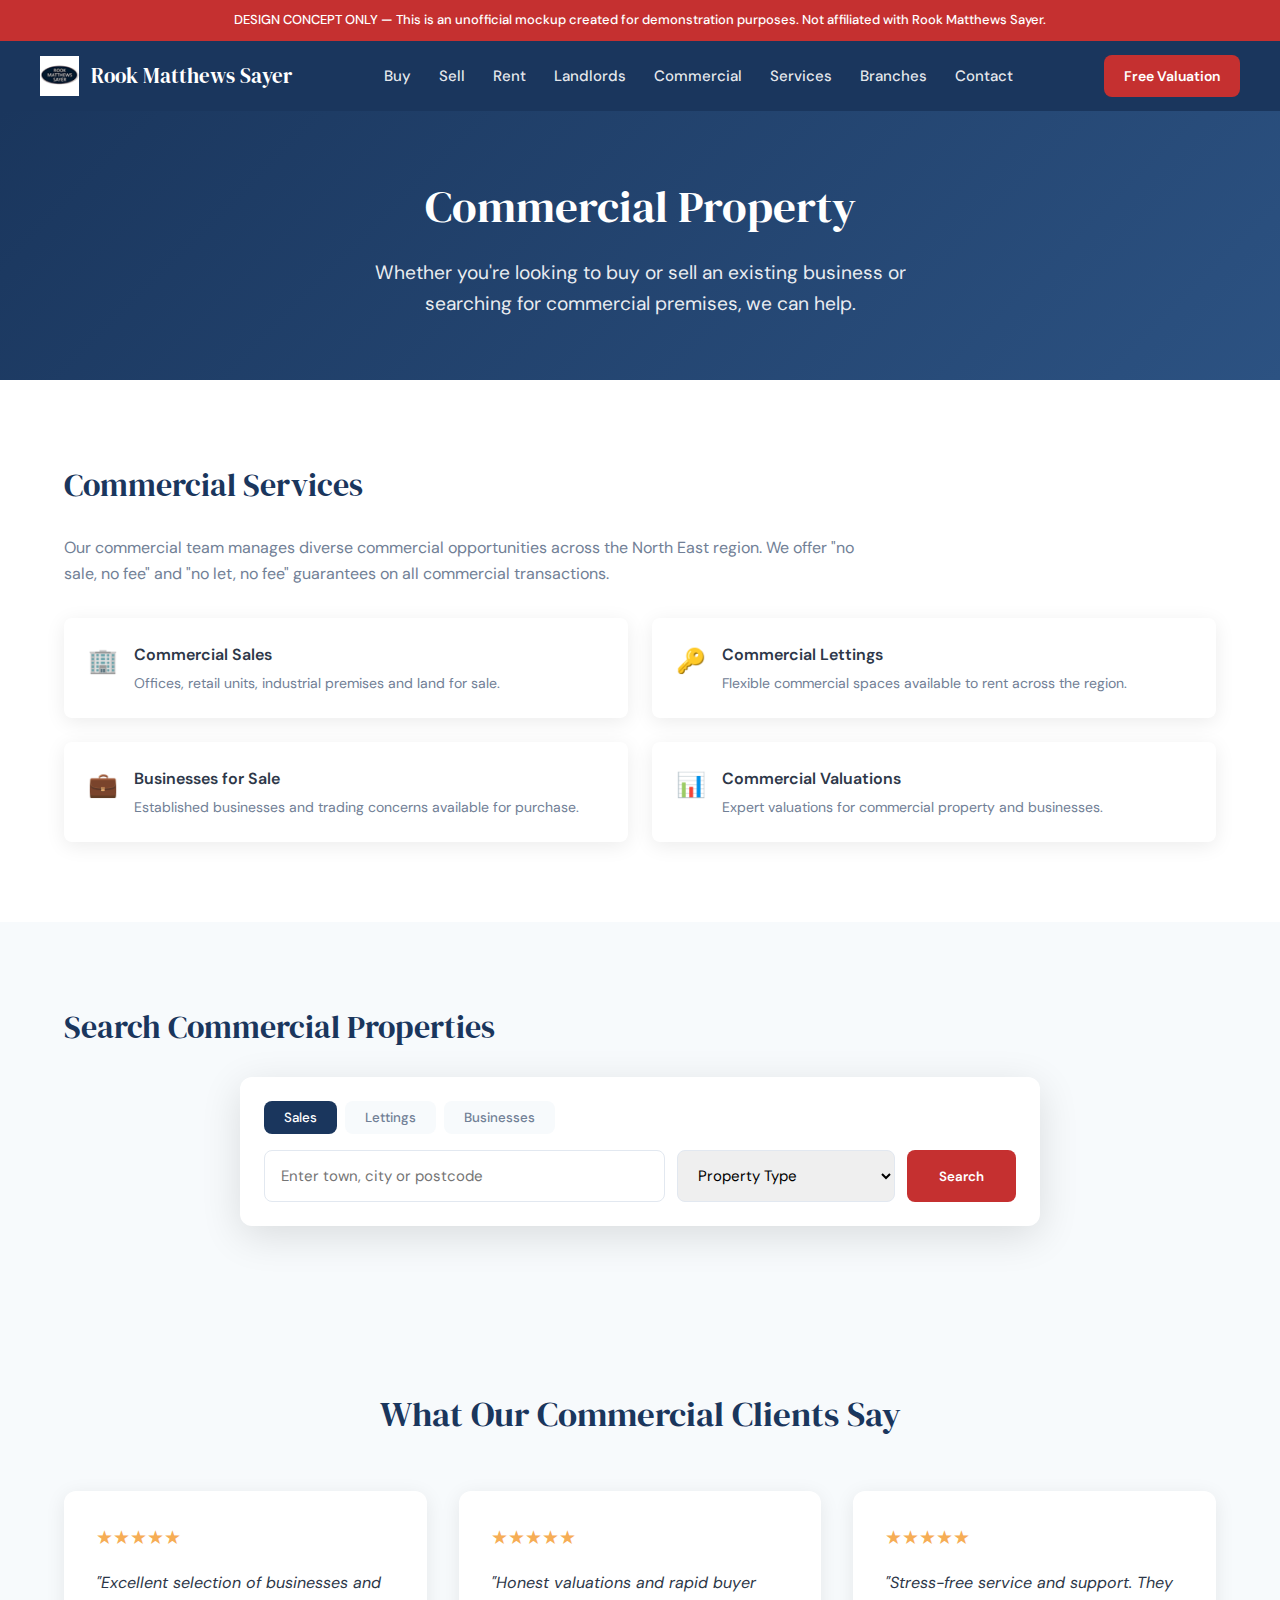
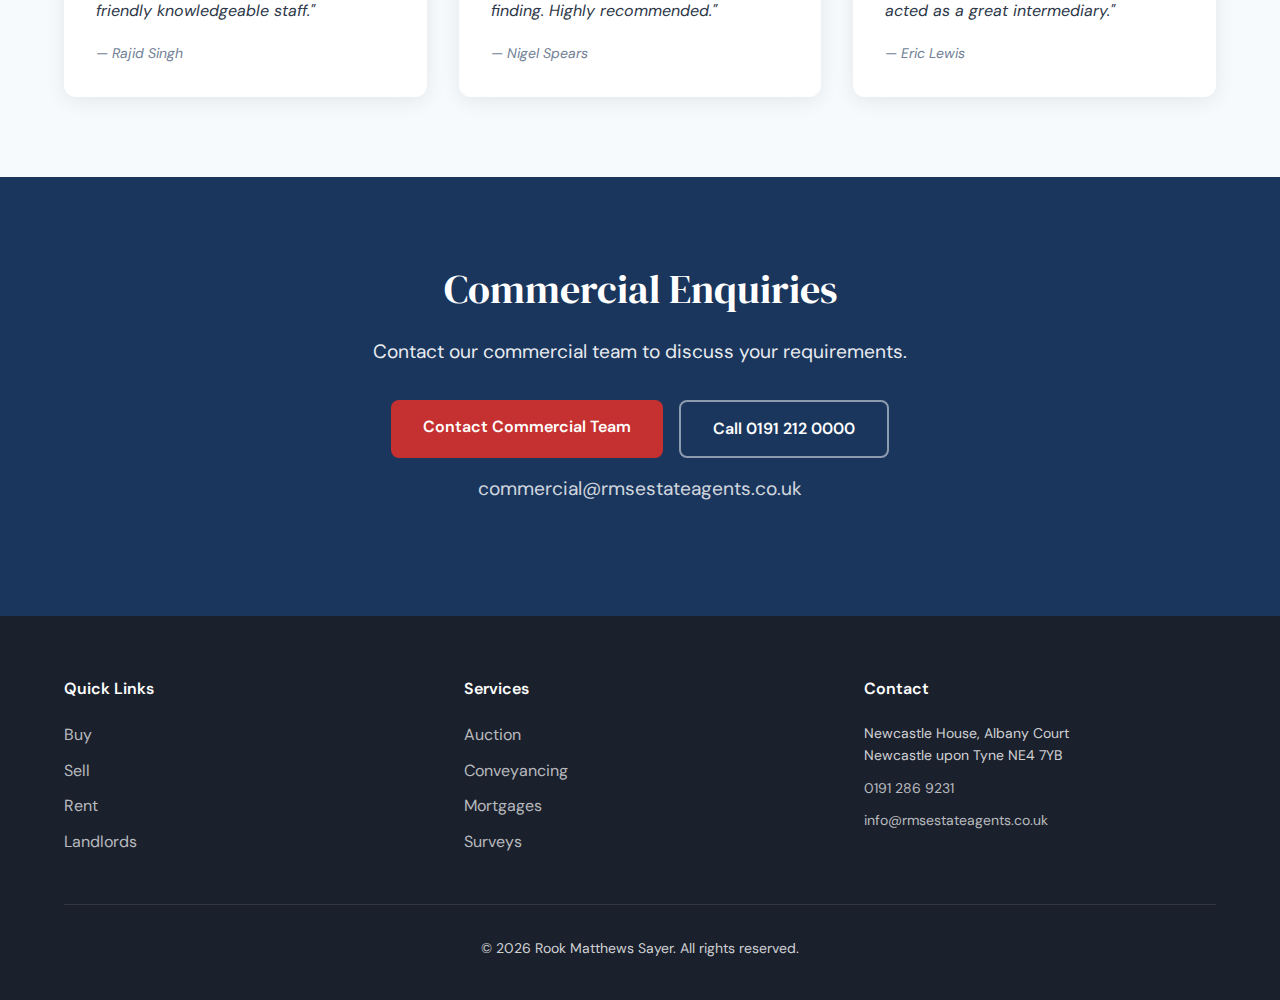
<file: commercial.html>
<!DOCTYPE html>
<html lang="en">
<head>
    <meta charset="UTF-8">
    <meta name="viewport" content="width=device-width, initial-scale=1.0">
    <meta name="robots" content="noindex, nofollow">
    <title>Commercial Property | Rook Matthews Sayer</title>
    <link rel="preconnect" href="https://fonts.googleapis.com">
    <link rel="preconnect" href="https://fonts.gstatic.com" crossorigin>
    <link href="https://fonts.googleapis.com/css2?family=DM+Sans:wght@400;500;600;700&family=DM+Serif+Display&display=swap" rel="stylesheet">
    <link rel="stylesheet" href="styles.css">
</head>
<body>
    <div class="concept-banner">DESIGN CONCEPT ONLY — This is an unofficial mockup created for demonstration purposes. Not affiliated with Rook Matthews Sayer.</div>

    <nav class="main-nav">
        <div class="nav-container">
            <a href="index.html" class="logo">
                <img src="images/logo.png" alt="Rook Matthews Sayer">
                <span>Rook Matthews Sayer</span>
            </a>
            <ul class="nav-links">
                <li><a href="buy.html">Buy</a></li>
                <li><a href="sell.html">Sell</a></li>
                <li><a href="rent.html">Rent</a></li>
                <li><a href="landlords.html">Landlords</a></li>
                <li><a href="commercial.html">Commercial</a></li>
                <li><a href="services.html">Services</a></li>
                <li><a href="branches.html">Branches</a></li>
                <li><a href="contact.html">Contact</a></li>
            </ul>
            <a href="contact.html" class="nav-cta">Free Valuation</a>
        </div>
    </nav>

    <div class="page-header">
        <h1>Commercial Property</h1>
        <p>Whether you're looking to buy or sell an existing business or searching for commercial premises, we can help.</p>
    </div>

    <section class="content-section">
        <div class="container">
            <h2>Commercial Services</h2>
            <p>Our commercial team manages diverse commercial opportunities across the North East region. We offer "no sale, no fee" and "no let, no fee" guarantees on all commercial transactions.</p>

            <div class="feature-grid">
                <div class="feature">
                    <span class="feature-icon">🏢</span>
                    <div>
                        <h4>Commercial Sales</h4>
                        <p>Offices, retail units, industrial premises and land for sale.</p>
                    </div>
                </div>
                <div class="feature">
                    <span class="feature-icon">🔑</span>
                    <div>
                        <h4>Commercial Lettings</h4>
                        <p>Flexible commercial spaces available to rent across the region.</p>
                    </div>
                </div>
                <div class="feature">
                    <span class="feature-icon">💼</span>
                    <div>
                        <h4>Businesses for Sale</h4>
                        <p>Established businesses and trading concerns available for purchase.</p>
                    </div>
                </div>
                <div class="feature">
                    <span class="feature-icon">📊</span>
                    <div>
                        <h4>Commercial Valuations</h4>
                        <p>Expert valuations for commercial property and businesses.</p>
                    </div>
                </div>
            </div>
        </div>
    </section>

    <section class="content-section alt">
        <div class="container">
            <h2>Search Commercial Properties</h2>
            <div class="hero-search">
                <div class="search-tabs">
                    <button class="active">Sales</button>
                    <button>Lettings</button>
                    <button>Businesses</button>
                </div>
                <div class="search-form">
                    <input type="text" placeholder="Enter town, city or postcode">
                    <select>
                        <option>Property Type</option>
                        <option>Office</option>
                        <option>Retail</option>
                        <option>Industrial</option>
                        <option>Land</option>
                    </select>
                    <button class="search-btn">Search</button>
                </div>
            </div>
        </div>
    </section>

    <section class="testimonials">
        <div class="container">
            <h2>What Our Commercial Clients Say</h2>
            <div class="testimonials-grid">
                <div class="testimonial">
                    <div class="stars">★★★★★</div>
                    <p>"Excellent selection of businesses and friendly knowledgeable staff."</p>
                    <cite>— Rajid Singh</cite>
                </div>
                <div class="testimonial">
                    <div class="stars">★★★★★</div>
                    <p>"Honest valuations and rapid buyer finding. Highly recommended."</p>
                    <cite>— Nigel Spears</cite>
                </div>
                <div class="testimonial">
                    <div class="stars">★★★★★</div>
                    <p>"Stress-free service and support. They acted as a great intermediary."</p>
                    <cite>— Eric Lewis</cite>
                </div>
            </div>
        </div>
    </section>

    <section class="cta-section">
        <div class="container">
            <h2>Commercial Enquiries</h2>
            <p>Contact our commercial team to discuss your requirements.</p>
            <div class="cta-buttons">
                <a href="contact.html" class="btn-primary">Contact Commercial Team</a>
                <a href="tel:01912120000" class="btn-secondary">Call 0191 212 0000</a>
            </div>
            <p style="margin-top: 16px; opacity: 0.8;"><a href="mailto:commercial@rmsestateagents.co.uk" style="color: white;">commercial@rmsestateagents.co.uk</a></p>
        </div>
    </section>

    <footer>
        <div class="container">
            <div class="footer-grid">
                <div class="footer-col">
                    <h4>Quick Links</h4>
                    <ul>
                        <li><a href="buy.html">Buy</a></li>
                        <li><a href="sell.html">Sell</a></li>
                        <li><a href="rent.html">Rent</a></li>
                        <li><a href="landlords.html">Landlords</a></li>
                    </ul>
                </div>
                <div class="footer-col">
                    <h4>Services</h4>
                    <ul>
                        <li><a href="services.html#auction">Auction</a></li>
                        <li><a href="services.html#conveyancing">Conveyancing</a></li>
                        <li><a href="services.html#mortgages">Mortgages</a></li>
                        <li><a href="services.html#surveys">Surveys</a></li>
                    </ul>
                </div>
                <div class="footer-col">
                    <h4>Contact</h4>
                    <p>Newcastle House, Albany Court<br>Newcastle upon Tyne NE4 7YB</p>
                    <p><a href="tel:01912869231">0191 286 9231</a></p>
                    <p><a href="mailto:info@rmsestateagents.co.uk">info@rmsestateagents.co.uk</a></p>
                </div>
            </div>
            <div class="footer-bottom">
                <p>© 2026 Rook Matthews Sayer. All rights reserved.</p>
            </div>
        </div>
    </footer>
</body>
</html>
</file>
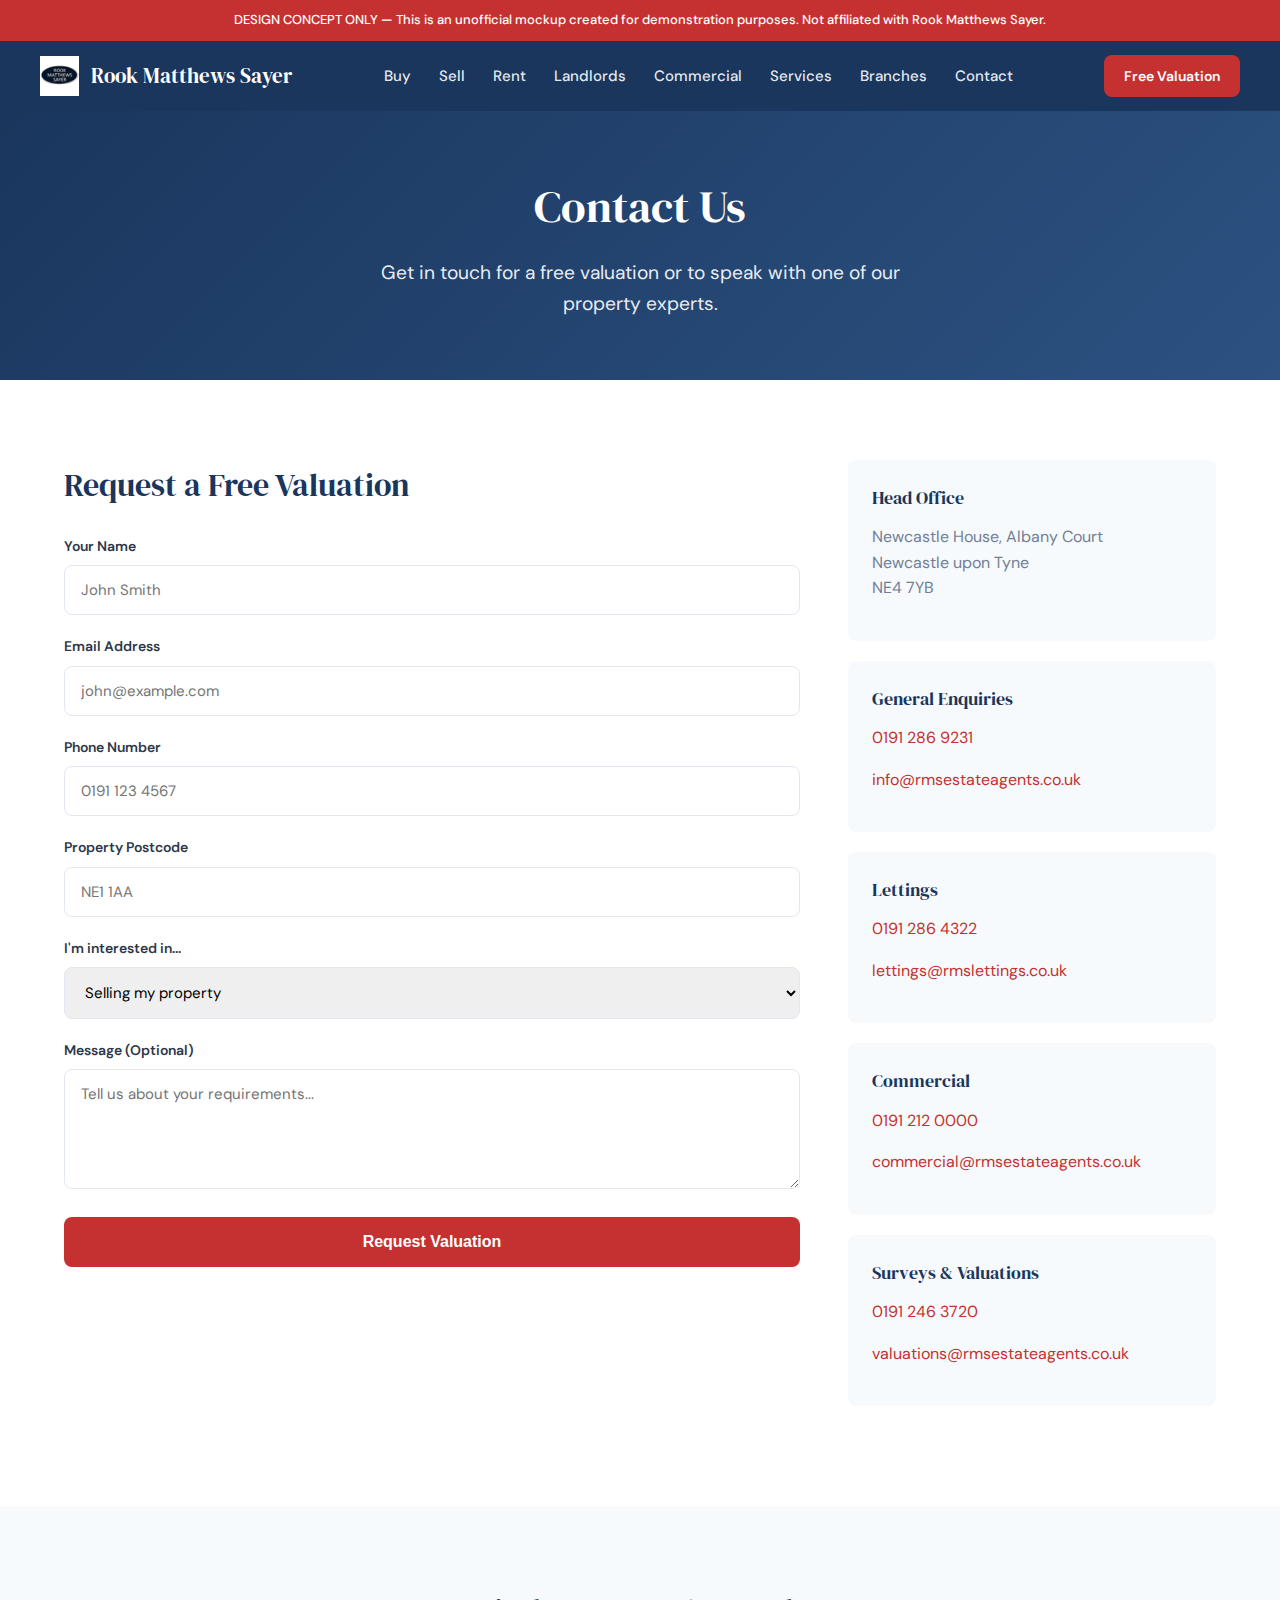
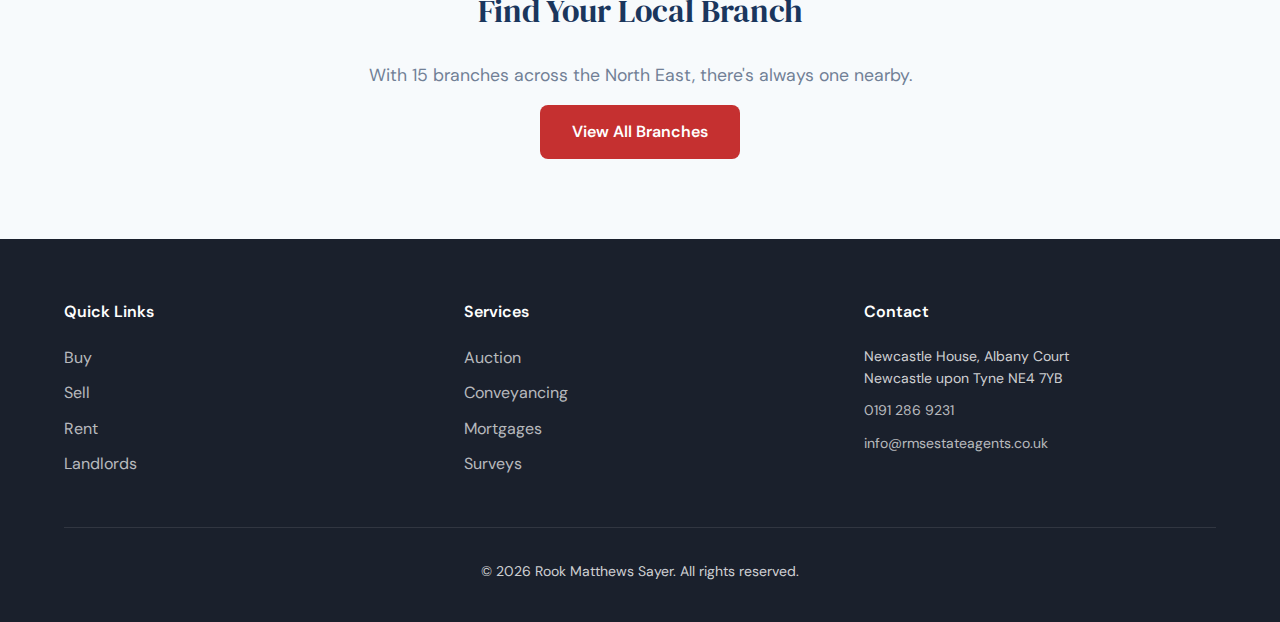
<file: contact.html>
<!DOCTYPE html>
<html lang="en">
<head>
    <meta charset="UTF-8">
    <meta name="viewport" content="width=device-width, initial-scale=1.0">
    <meta name="robots" content="noindex, nofollow">
    <title>Contact Us | Rook Matthews Sayer</title>
    <link rel="preconnect" href="https://fonts.googleapis.com">
    <link rel="preconnect" href="https://fonts.gstatic.com" crossorigin>
    <link href="https://fonts.googleapis.com/css2?family=DM+Sans:wght@400;500;600;700&family=DM+Serif+Display&display=swap" rel="stylesheet">
    <link rel="stylesheet" href="styles.css">
</head>
<body>
    <div class="concept-banner">DESIGN CONCEPT ONLY — This is an unofficial mockup created for demonstration purposes. Not affiliated with Rook Matthews Sayer.</div>

    <nav class="main-nav">
        <div class="nav-container">
            <a href="index.html" class="logo">
                <img src="images/logo.png" alt="Rook Matthews Sayer">
                <span>Rook Matthews Sayer</span>
            </a>
            <ul class="nav-links">
                <li><a href="buy.html">Buy</a></li>
                <li><a href="sell.html">Sell</a></li>
                <li><a href="rent.html">Rent</a></li>
                <li><a href="landlords.html">Landlords</a></li>
                <li><a href="commercial.html">Commercial</a></li>
                <li><a href="services.html">Services</a></li>
                <li><a href="branches.html">Branches</a></li>
                <li><a href="contact.html">Contact</a></li>
            </ul>
            <a href="contact.html" class="nav-cta">Free Valuation</a>
        </div>
    </nav>

    <div class="page-header">
        <h1>Contact Us</h1>
        <p>Get in touch for a free valuation or to speak with one of our property experts.</p>
    </div>

    <section class="content-section">
        <div class="container">
            <div class="contact-grid">
                <div class="contact-form-section">
                    <h2>Request a Free Valuation</h2>
                    <form>
                        <div class="form-group">
                            <label>Your Name</label>
                            <input type="text" placeholder="John Smith">
                        </div>
                        <div class="form-group">
                            <label>Email Address</label>
                            <input type="email" placeholder="john@example.com">
                        </div>
                        <div class="form-group">
                            <label>Phone Number</label>
                            <input type="tel" placeholder="0191 123 4567">
                        </div>
                        <div class="form-group">
                            <label>Property Postcode</label>
                            <input type="text" placeholder="NE1 1AA">
                        </div>
                        <div class="form-group">
                            <label>I'm interested in...</label>
                            <select>
                                <option>Selling my property</option>
                                <option>Letting my property</option>
                                <option>Buying a property</option>
                                <option>Renting a property</option>
                                <option>Commercial enquiry</option>
                                <option>Other enquiry</option>
                            </select>
                        </div>
                        <div class="form-group">
                            <label>Message (Optional)</label>
                            <textarea placeholder="Tell us about your requirements..."></textarea>
                        </div>
                        <button type="submit" class="submit-btn">Request Valuation</button>
                    </form>
                </div>

                <div class="contact-info-section">
                    <div class="contact-info-card">
                        <h3>Head Office</h3>
                        <p>Newcastle House, Albany Court<br>Newcastle upon Tyne<br>NE4 7YB</p>
                    </div>

                    <div class="contact-info-card">
                        <h3>General Enquiries</h3>
                        <p><a href="tel:01912869231">0191 286 9231</a></p>
                        <p><a href="mailto:info@rmsestateagents.co.uk">info@rmsestateagents.co.uk</a></p>
                    </div>

                    <div class="contact-info-card">
                        <h3>Lettings</h3>
                        <p><a href="tel:01912864322">0191 286 4322</a></p>
                        <p><a href="mailto:lettings@rmslettings.co.uk">lettings@rmslettings.co.uk</a></p>
                    </div>

                    <div class="contact-info-card">
                        <h3>Commercial</h3>
                        <p><a href="tel:01912120000">0191 212 0000</a></p>
                        <p><a href="mailto:commercial@rmsestateagents.co.uk">commercial@rmsestateagents.co.uk</a></p>
                    </div>

                    <div class="contact-info-card">
                        <h3>Surveys & Valuations</h3>
                        <p><a href="tel:01912463720">0191 246 3720</a></p>
                        <p><a href="mailto:valuations@rmsestateagents.co.uk">valuations@rmsestateagents.co.uk</a></p>
                    </div>
                </div>
            </div>
        </div>
    </section>

    <section class="content-section alt">
        <div class="container" style="text-align: center;">
            <h2>Find Your Local Branch</h2>
            <p class="section-intro">With 15 branches across the North East, there's always one nearby.</p>
            <a href="branches.html" class="btn-primary">View All Branches</a>
        </div>
    </section>

    <footer>
        <div class="container">
            <div class="footer-grid">
                <div class="footer-col">
                    <h4>Quick Links</h4>
                    <ul>
                        <li><a href="buy.html">Buy</a></li>
                        <li><a href="sell.html">Sell</a></li>
                        <li><a href="rent.html">Rent</a></li>
                        <li><a href="landlords.html">Landlords</a></li>
                    </ul>
                </div>
                <div class="footer-col">
                    <h4>Services</h4>
                    <ul>
                        <li><a href="services.html#auction">Auction</a></li>
                        <li><a href="services.html#conveyancing">Conveyancing</a></li>
                        <li><a href="services.html#mortgages">Mortgages</a></li>
                        <li><a href="services.html#surveys">Surveys</a></li>
                    </ul>
                </div>
                <div class="footer-col">
                    <h4>Contact</h4>
                    <p>Newcastle House, Albany Court<br>Newcastle upon Tyne NE4 7YB</p>
                    <p><a href="tel:01912869231">0191 286 9231</a></p>
                    <p><a href="mailto:info@rmsestateagents.co.uk">info@rmsestateagents.co.uk</a></p>
                </div>
            </div>
            <div class="footer-bottom">
                <p>© 2026 Rook Matthews Sayer. All rights reserved.</p>
            </div>
        </div>
    </footer>
</body>
</html>
</file>
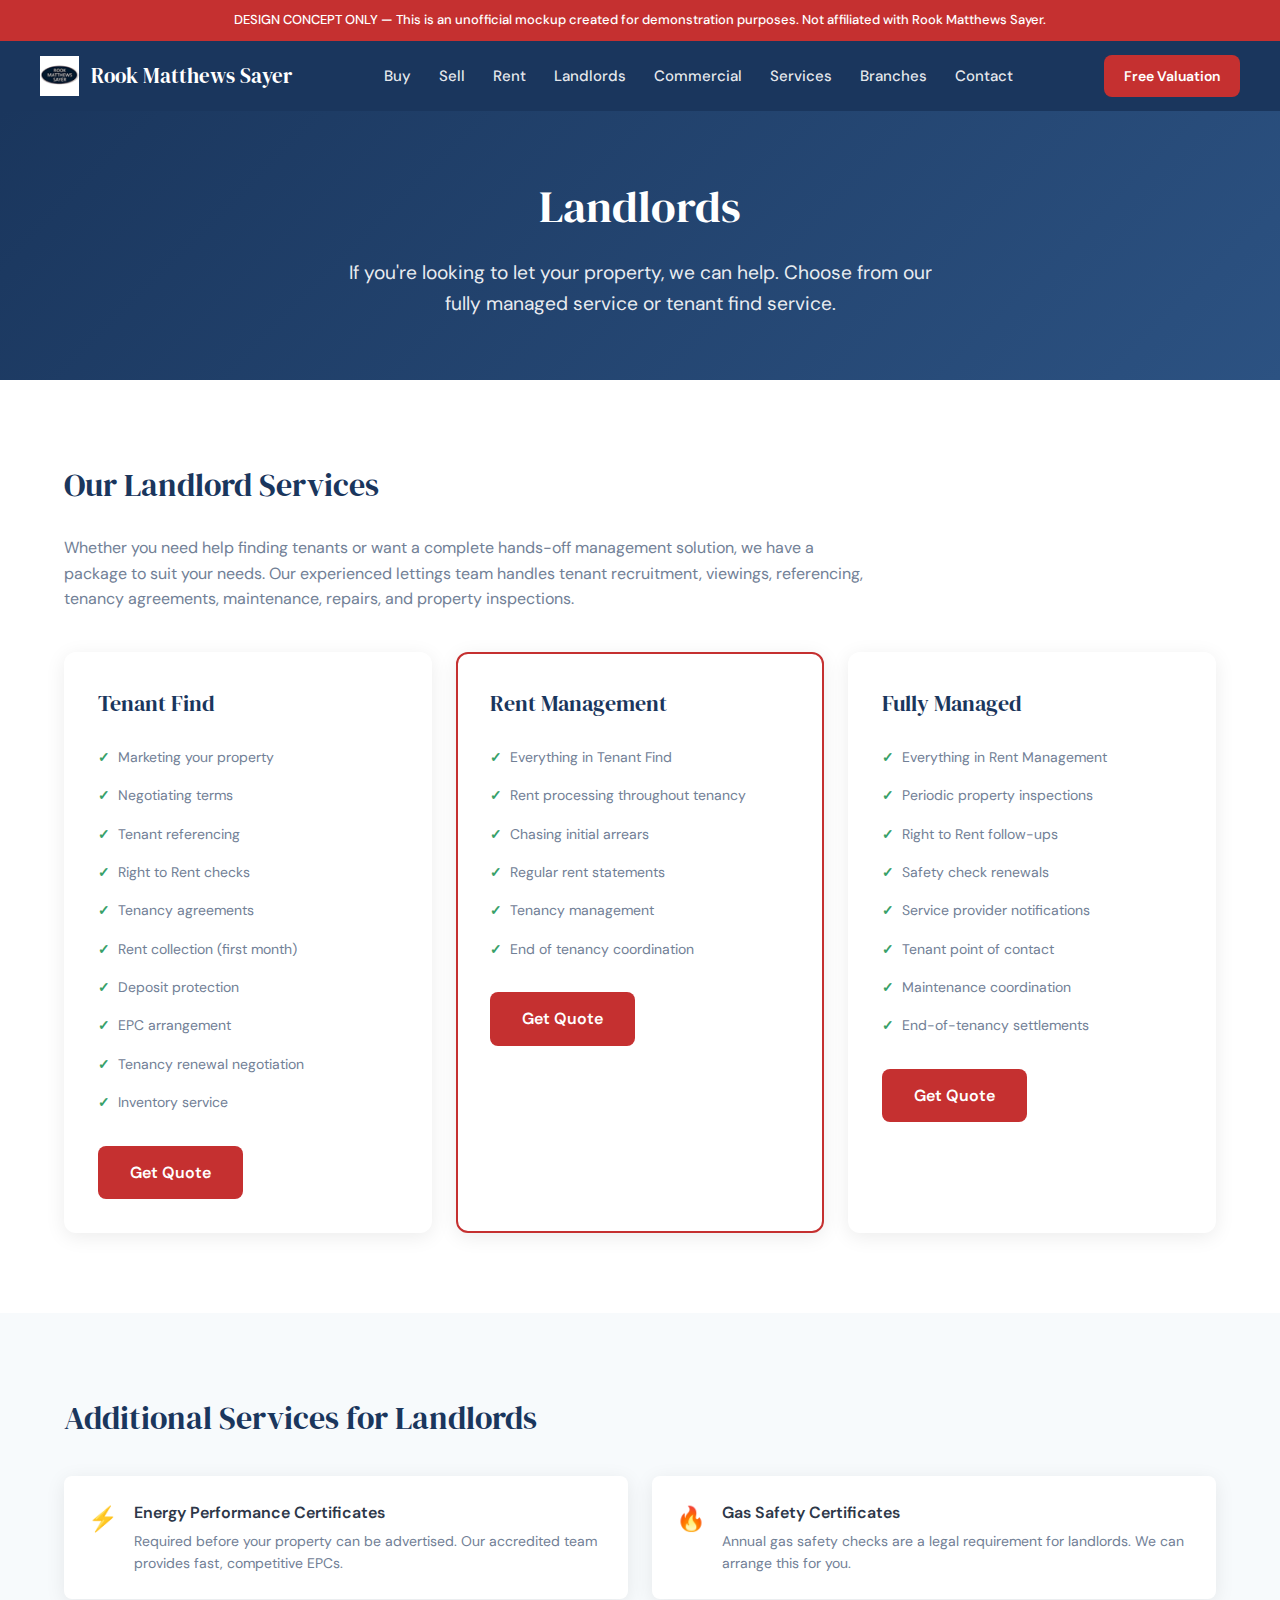
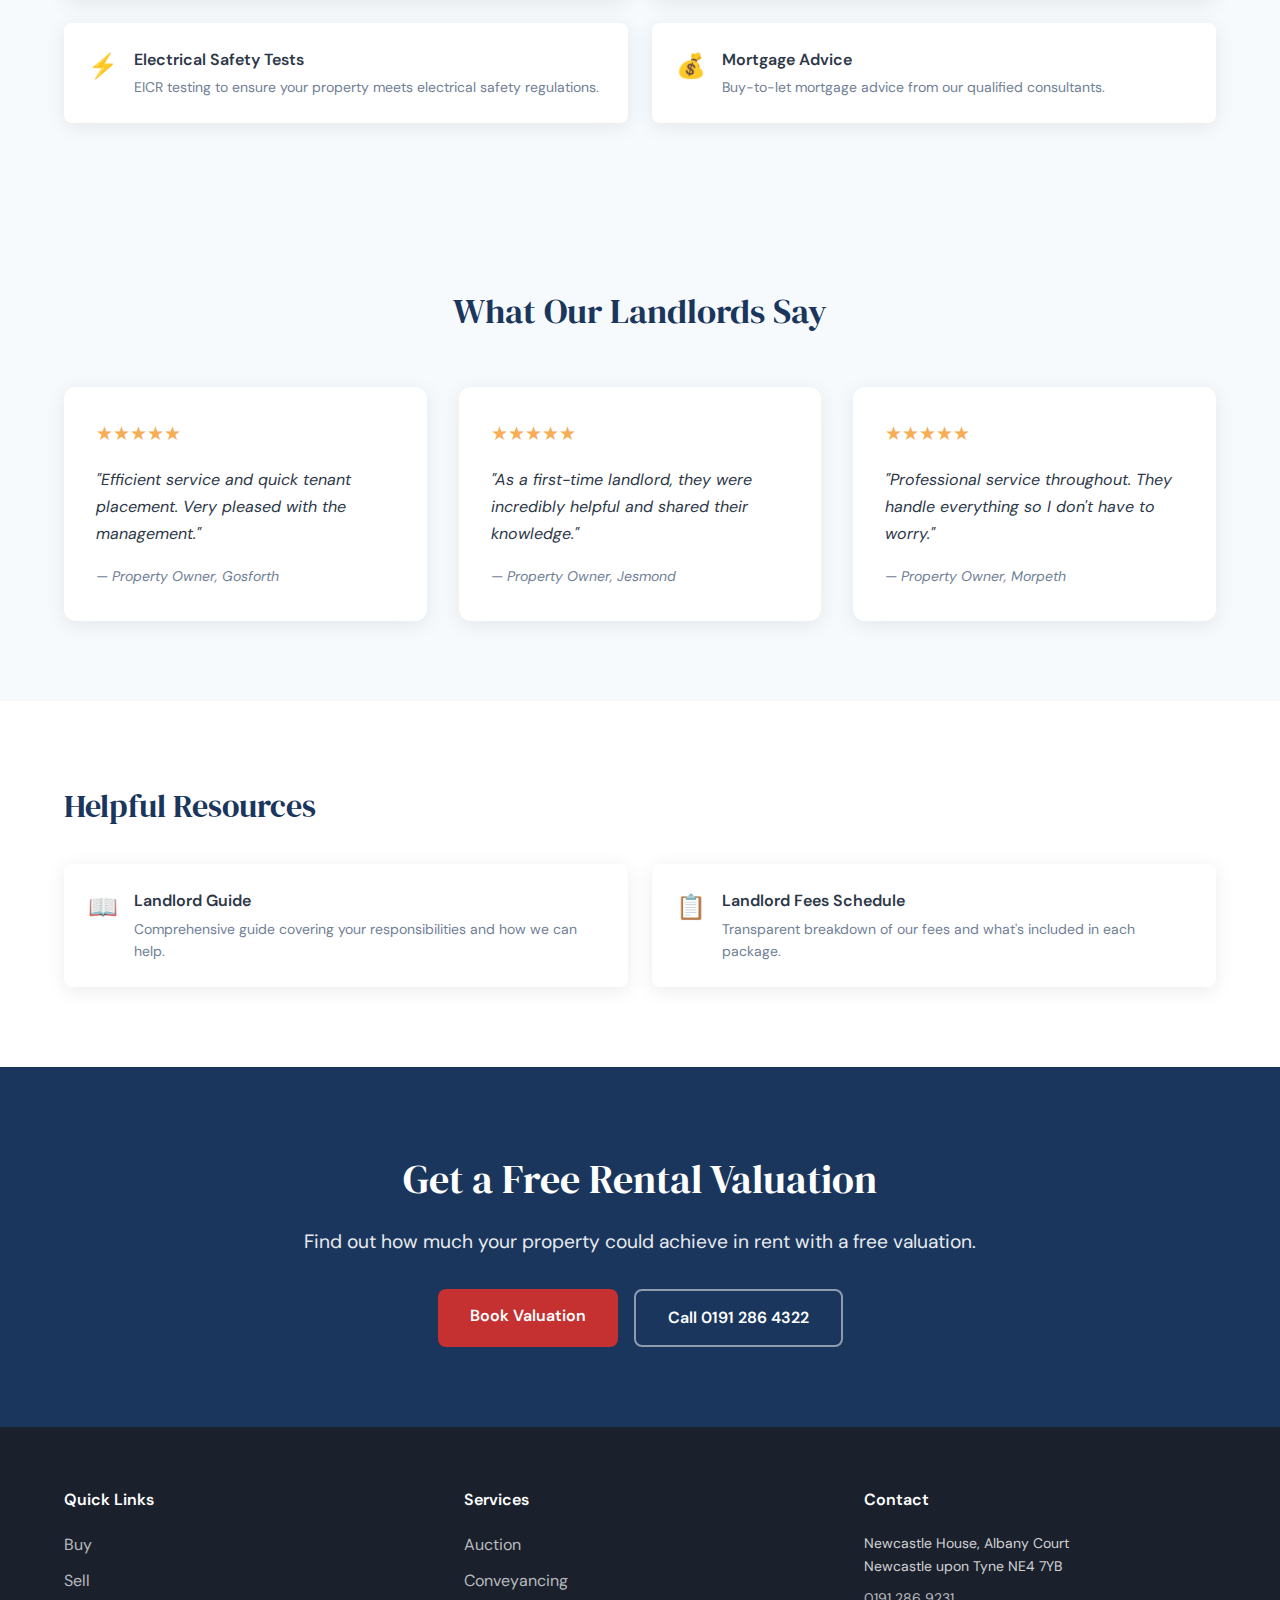
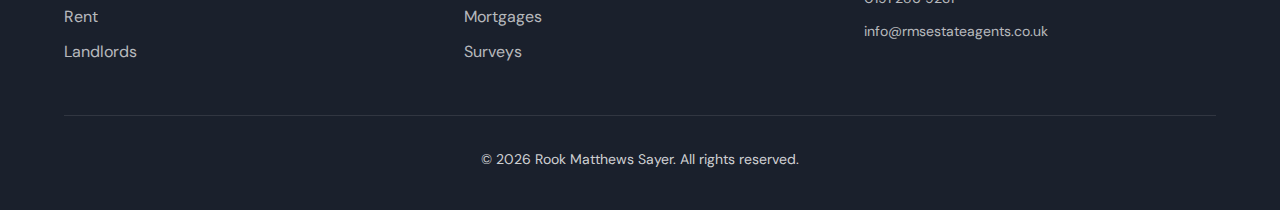
<file: landlords.html>
<!DOCTYPE html>
<html lang="en">
<head>
    <meta charset="UTF-8">
    <meta name="viewport" content="width=device-width, initial-scale=1.0">
    <meta name="robots" content="noindex, nofollow">
    <title>Landlords | Rook Matthews Sayer</title>
    <link rel="preconnect" href="https://fonts.googleapis.com">
    <link rel="preconnect" href="https://fonts.gstatic.com" crossorigin>
    <link href="https://fonts.googleapis.com/css2?family=DM+Sans:wght@400;500;600;700&family=DM+Serif+Display&display=swap" rel="stylesheet">
    <link rel="stylesheet" href="styles.css">
</head>
<body>
    <div class="concept-banner">DESIGN CONCEPT ONLY — This is an unofficial mockup created for demonstration purposes. Not affiliated with Rook Matthews Sayer.</div>

    <nav class="main-nav">
        <div class="nav-container">
            <a href="index.html" class="logo">
                <img src="images/logo.png" alt="Rook Matthews Sayer">
                <span>Rook Matthews Sayer</span>
            </a>
            <ul class="nav-links">
                <li><a href="buy.html">Buy</a></li>
                <li><a href="sell.html">Sell</a></li>
                <li><a href="rent.html">Rent</a></li>
                <li><a href="landlords.html">Landlords</a></li>
                <li><a href="commercial.html">Commercial</a></li>
                <li><a href="services.html">Services</a></li>
                <li><a href="branches.html">Branches</a></li>
                <li><a href="contact.html">Contact</a></li>
            </ul>
            <a href="contact.html" class="nav-cta">Free Valuation</a>
        </div>
    </nav>

    <div class="page-header">
        <h1>Landlords</h1>
        <p>If you're looking to let your property, we can help. Choose from our fully managed service or tenant find service.</p>
    </div>

    <section class="content-section">
        <div class="container">
            <h2>Our Landlord Services</h2>
            <p>Whether you need help finding tenants or want a complete hands-off management solution, we have a package to suit your needs. Our experienced lettings team handles tenant recruitment, viewings, referencing, tenancy agreements, maintenance, repairs, and property inspections.</p>

            <div class="packages-grid">
                <div class="package">
                    <h3>Tenant Find</h3>
                    <ul>
                        <li>Marketing your property</li>
                        <li>Negotiating terms</li>
                        <li>Tenant referencing</li>
                        <li>Right to Rent checks</li>
                        <li>Tenancy agreements</li>
                        <li>Rent collection (first month)</li>
                        <li>Deposit protection</li>
                        <li>EPC arrangement</li>
                        <li>Tenancy renewal negotiation</li>
                        <li>Inventory service</li>
                    </ul>
                    <a href="contact.html" class="btn-primary">Get Quote</a>
                </div>

                <div class="package featured">
                    <h3>Rent Management</h3>
                    <ul>
                        <li>Everything in Tenant Find</li>
                        <li>Rent processing throughout tenancy</li>
                        <li>Chasing initial arrears</li>
                        <li>Regular rent statements</li>
                        <li>Tenancy management</li>
                        <li>End of tenancy coordination</li>
                    </ul>
                    <a href="contact.html" class="btn-primary">Get Quote</a>
                </div>

                <div class="package">
                    <h3>Fully Managed</h3>
                    <ul>
                        <li>Everything in Rent Management</li>
                        <li>Periodic property inspections</li>
                        <li>Right to Rent follow-ups</li>
                        <li>Safety check renewals</li>
                        <li>Service provider notifications</li>
                        <li>Tenant point of contact</li>
                        <li>Maintenance coordination</li>
                        <li>End-of-tenancy settlements</li>
                    </ul>
                    <a href="contact.html" class="btn-primary">Get Quote</a>
                </div>
            </div>
        </div>
    </section>

    <section class="content-section alt">
        <div class="container">
            <h2>Additional Services for Landlords</h2>
            <div class="feature-grid">
                <div class="feature">
                    <span class="feature-icon">⚡</span>
                    <div>
                        <h4>Energy Performance Certificates</h4>
                        <p>Required before your property can be advertised. Our accredited team provides fast, competitive EPCs.</p>
                    </div>
                </div>
                <div class="feature">
                    <span class="feature-icon">🔥</span>
                    <div>
                        <h4>Gas Safety Certificates</h4>
                        <p>Annual gas safety checks are a legal requirement for landlords. We can arrange this for you.</p>
                    </div>
                </div>
                <div class="feature">
                    <span class="feature-icon">⚡</span>
                    <div>
                        <h4>Electrical Safety Tests</h4>
                        <p>EICR testing to ensure your property meets electrical safety regulations.</p>
                    </div>
                </div>
                <div class="feature">
                    <span class="feature-icon">💰</span>
                    <div>
                        <h4>Mortgage Advice</h4>
                        <p>Buy-to-let mortgage advice from our qualified consultants.</p>
                    </div>
                </div>
            </div>
        </div>
    </section>

    <section class="testimonials">
        <div class="container">
            <h2>What Our Landlords Say</h2>
            <div class="testimonials-grid">
                <div class="testimonial">
                    <div class="stars">★★★★★</div>
                    <p>"Efficient service and quick tenant placement. Very pleased with the management."</p>
                    <cite>— Property Owner, Gosforth</cite>
                </div>
                <div class="testimonial">
                    <div class="stars">★★★★★</div>
                    <p>"As a first-time landlord, they were incredibly helpful and shared their knowledge."</p>
                    <cite>— Property Owner, Jesmond</cite>
                </div>
                <div class="testimonial">
                    <div class="stars">★★★★★</div>
                    <p>"Professional service throughout. They handle everything so I don't have to worry."</p>
                    <cite>— Property Owner, Morpeth</cite>
                </div>
            </div>
        </div>
    </section>

    <section class="content-section">
        <div class="container">
            <h2>Helpful Resources</h2>
            <div class="feature-grid" style="grid-template-columns: repeat(2, 1fr);">
                <div class="feature">
                    <span class="feature-icon">📖</span>
                    <div>
                        <h4>Landlord Guide</h4>
                        <p>Comprehensive guide covering your responsibilities and how we can help.</p>
                    </div>
                </div>
                <div class="feature">
                    <span class="feature-icon">📋</span>
                    <div>
                        <h4>Landlord Fees Schedule</h4>
                        <p>Transparent breakdown of our fees and what's included in each package.</p>
                    </div>
                </div>
            </div>
        </div>
    </section>

    <section class="cta-section">
        <div class="container">
            <h2>Get a Free Rental Valuation</h2>
            <p>Find out how much your property could achieve in rent with a free valuation.</p>
            <div class="cta-buttons">
                <a href="contact.html" class="btn-primary">Book Valuation</a>
                <a href="tel:01912864322" class="btn-secondary">Call 0191 286 4322</a>
            </div>
        </div>
    </section>

    <footer>
        <div class="container">
            <div class="footer-grid">
                <div class="footer-col">
                    <h4>Quick Links</h4>
                    <ul>
                        <li><a href="buy.html">Buy</a></li>
                        <li><a href="sell.html">Sell</a></li>
                        <li><a href="rent.html">Rent</a></li>
                        <li><a href="landlords.html">Landlords</a></li>
                    </ul>
                </div>
                <div class="footer-col">
                    <h4>Services</h4>
                    <ul>
                        <li><a href="services.html#auction">Auction</a></li>
                        <li><a href="services.html#conveyancing">Conveyancing</a></li>
                        <li><a href="services.html#mortgages">Mortgages</a></li>
                        <li><a href="services.html#surveys">Surveys</a></li>
                    </ul>
                </div>
                <div class="footer-col">
                    <h4>Contact</h4>
                    <p>Newcastle House, Albany Court<br>Newcastle upon Tyne NE4 7YB</p>
                    <p><a href="tel:01912869231">0191 286 9231</a></p>
                    <p><a href="mailto:info@rmsestateagents.co.uk">info@rmsestateagents.co.uk</a></p>
                </div>
            </div>
            <div class="footer-bottom">
                <p>© 2026 Rook Matthews Sayer. All rights reserved.</p>
            </div>
        </div>
    </footer>
</body>
</html>
</file>
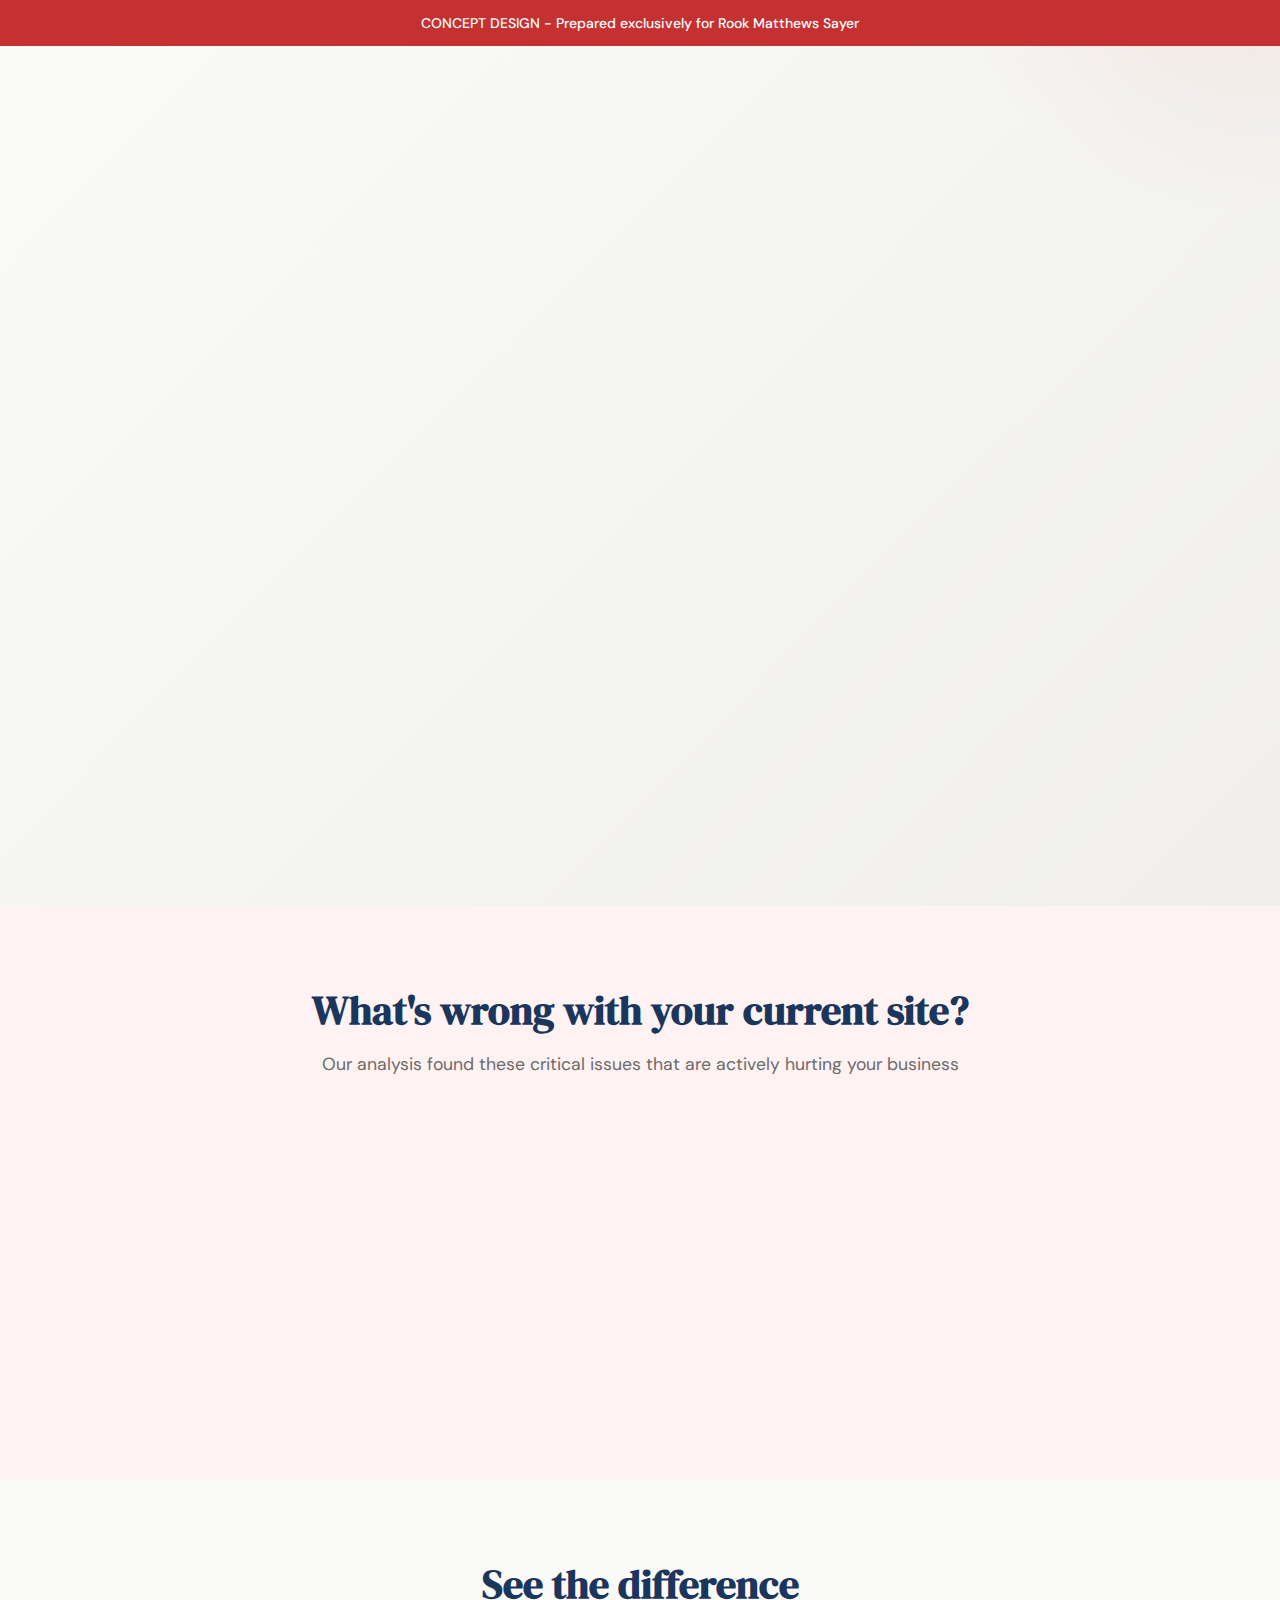
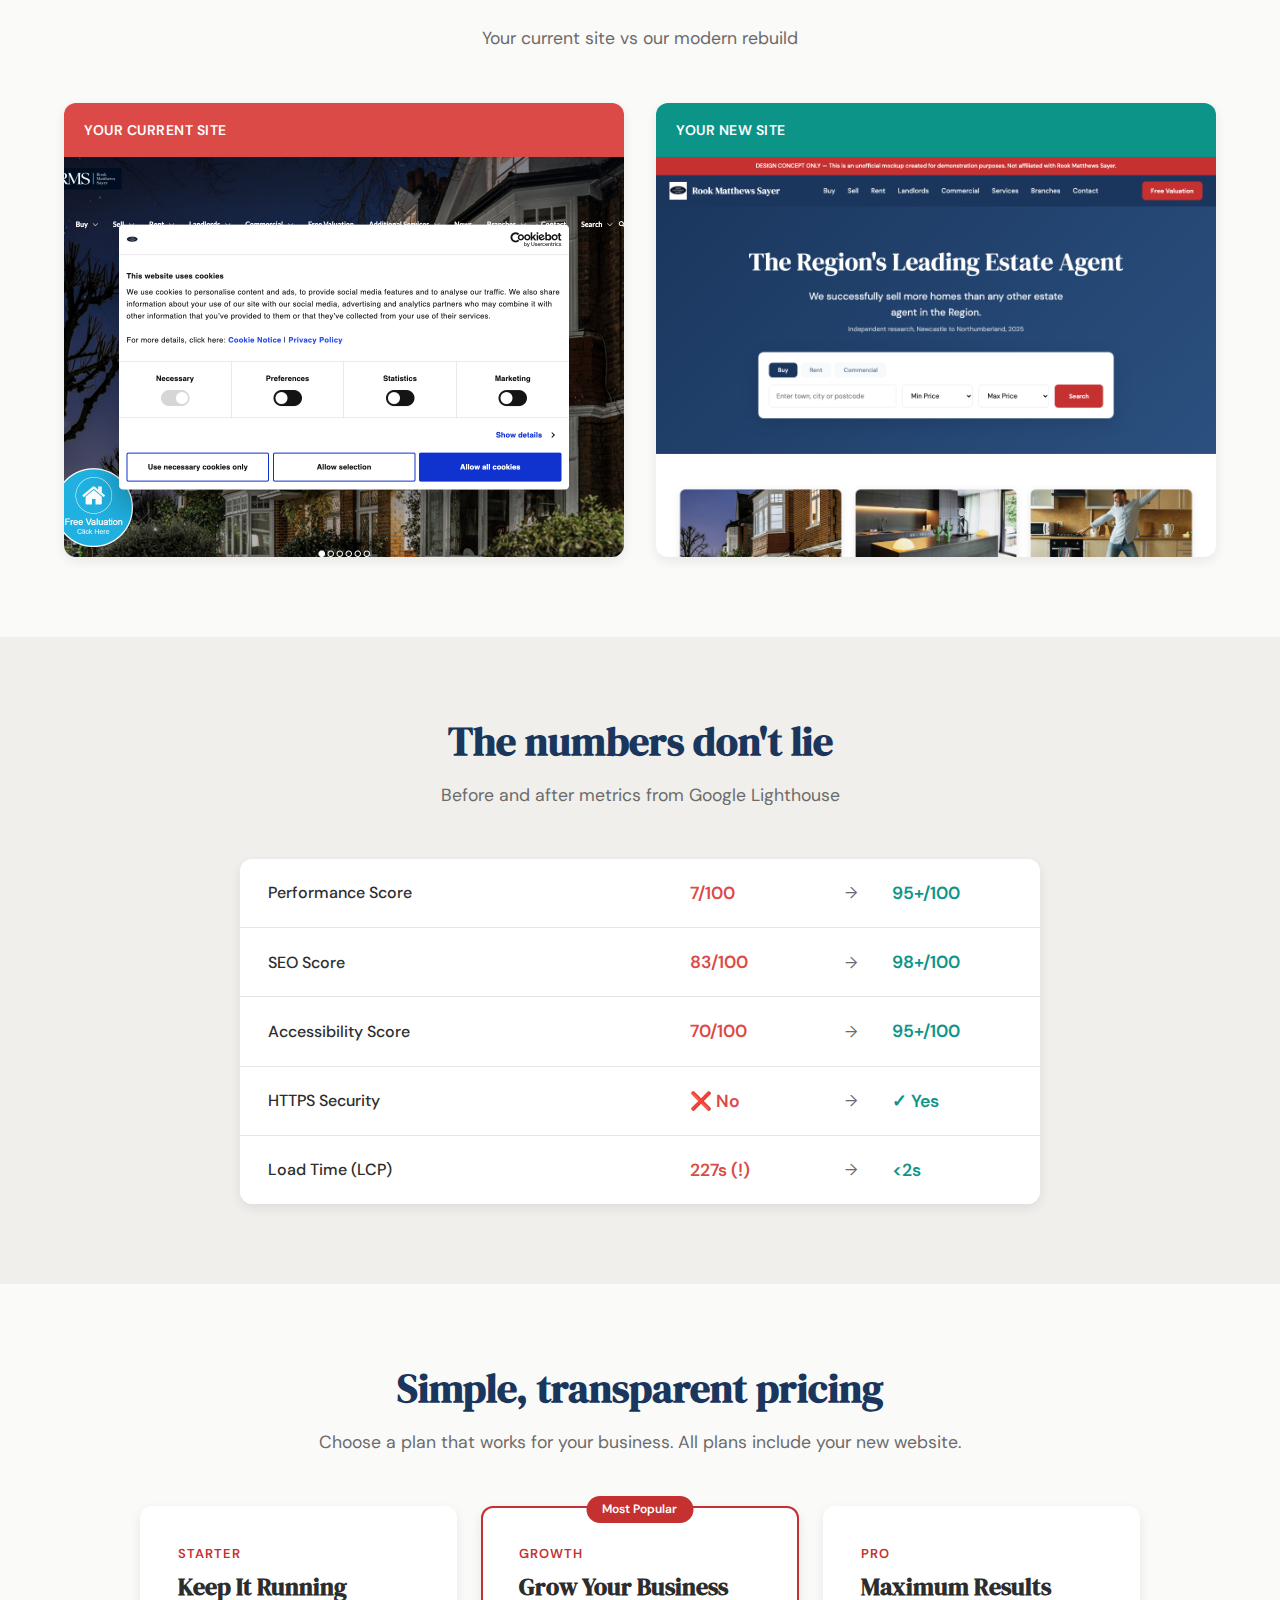
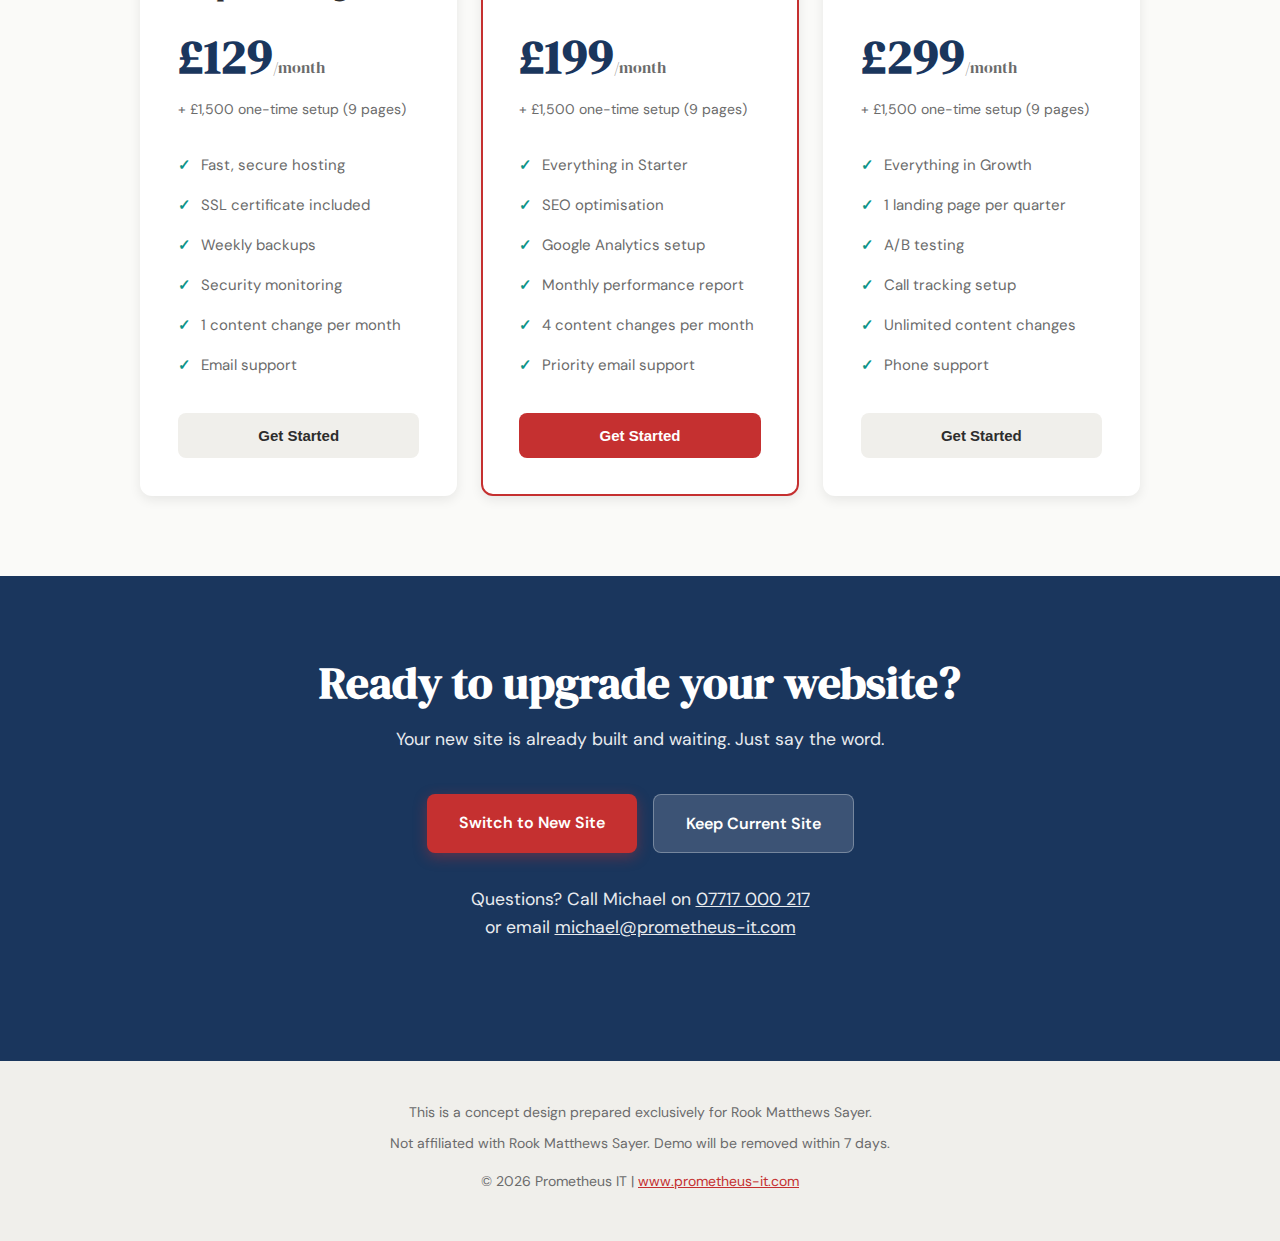
<file: options.html>
<!DOCTYPE html>
<html lang="en">
<head>
    <meta charset="UTF-8">
    <meta name="viewport" content="width=device-width, initial-scale=1.0">
    <meta name="robots" content="noindex, nofollow">
    <title>Website Comparison | Rook Matthews Sayer</title>
    <link rel="preconnect" href="https://fonts.googleapis.com">
    <link rel="preconnect" href="https://fonts.gstatic.com" crossorigin>
    <link href="https://fonts.googleapis.com/css2?family=DM+Sans:wght@400;500;600;700&family=DM+Serif+Display&display=swap" rel="stylesheet">
    <style>
        /* ============================================
           CSS VARIABLES - Matching RMS brand colors
           ============================================ */
        :root {
            --color-bg: #fafaf8;
            --color-bg-alt: #f0efeb;
            --color-text: #2d2d2d;
            --color-text-muted: #6b6b6b;
            --color-primary: #1a365d;
            --color-primary-light: #2c5282;
            --color-accent: #c53030;
            --color-accent-light: #e53e3e;
            --color-danger: #dc4a47;
            --color-danger-light: #fef2f2;
            --color-success: #0d9488;
            --color-success-light: #f0fdfa;
            --color-border: #e5e5e5;
            --font-display: 'DM Serif Display', Georgia, serif;
            --font-body: 'DM Sans', -apple-system, sans-serif;
            --shadow-sm: 0 1px 2px rgba(0,0,0,0.05);
            --shadow-md: 0 4px 12px rgba(0,0,0,0.08);
            --shadow-lg: 0 12px 40px rgba(0,0,0,0.12);
            --radius: 12px;
        }

        /* ============================================
           RESET & BASE
           ============================================ */
        *, *::before, *::after {
            box-sizing: border-box;
            margin: 0;
            padding: 0;
        }

        html {
            scroll-behavior: smooth;
        }

        body {
            font-family: var(--font-body);
            font-size: 16px;
            line-height: 1.6;
            color: var(--color-text);
            background: var(--color-bg);
            -webkit-font-smoothing: antialiased;
        }

        h1, h2, h3, h4 {
            font-family: var(--font-display);
            font-weight: 600;
            line-height: 1.2;
            color: var(--color-primary);
        }

        img {
            max-width: 100%;
            height: auto;
        }

        /* ============================================
           LAYOUT
           ============================================ */
        .container {
            max-width: 1200px;
            margin: 0 auto;
            padding: 0 24px;
        }

        section {
            padding: 80px 0;
        }

        @media (max-width: 768px) {
            section {
                padding: 60px 0;
            }
        }

        /* ============================================
           CONCEPT BANNER
           ============================================ */
        .concept-banner {
            background: var(--color-accent);
            color: white;
            text-align: center;
            padding: 12px 24px;
            font-size: 14px;
            font-weight: 500;
        }

        /* ============================================
           HERO SECTION
           ============================================ */
        .hero {
            background: linear-gradient(135deg, var(--color-bg) 0%, var(--color-bg-alt) 100%);
            padding: 60px 0 80px;
            position: relative;
            overflow: hidden;
        }

        .hero::before {
            content: '';
            position: absolute;
            top: -50%;
            right: -20%;
            width: 600px;
            height: 600px;
            background: radial-gradient(circle, rgba(197, 48, 48, 0.08) 0%, transparent 70%);
            pointer-events: none;
        }

        .hero-content {
            text-align: center;
            max-width: 800px;
            margin: 0 auto 60px;
            position: relative;
        }

        .hero-badge {
            display: inline-block;
            background: var(--color-accent);
            color: white;
            font-size: 12px;
            font-weight: 600;
            text-transform: uppercase;
            letter-spacing: 1px;
            padding: 6px 16px;
            border-radius: 50px;
            margin-bottom: 24px;
        }

        .hero h1 {
            font-size: clamp(2.5rem, 5vw, 3.5rem);
            margin-bottom: 20px;
            font-weight: 700;
        }

        .hero h1 span {
            color: var(--color-accent);
        }

        .hero-subtitle {
            font-size: 1.25rem;
            color: var(--color-text-muted);
            max-width: 600px;
            margin: 0 auto;
        }

        /* Score comparison cards */
        .score-comparison {
            display: grid;
            grid-template-columns: 1fr auto 1fr;
            gap: 24px;
            align-items: center;
            max-width: 900px;
            margin: 0 auto;
        }

        @media (max-width: 768px) {
            .score-comparison {
                grid-template-columns: 1fr;
                gap: 16px;
            }
        }

        .score-card {
            background: white;
            border-radius: var(--radius);
            padding: 32px;
            box-shadow: var(--shadow-md);
            text-align: center;
            position: relative;
            overflow: hidden;
        }

        .score-card.current {
            border: 2px solid var(--color-danger);
        }

        .score-card.current::before {
            content: '';
            position: absolute;
            top: 0;
            left: 0;
            right: 0;
            height: 4px;
            background: var(--color-danger);
        }

        .score-card.new {
            border: 2px solid var(--color-success);
        }

        .score-card.new::before {
            content: '';
            position: absolute;
            top: 0;
            left: 0;
            right: 0;
            height: 4px;
            background: var(--color-success);
        }

        .score-card-label {
            font-size: 13px;
            font-weight: 600;
            text-transform: uppercase;
            letter-spacing: 1px;
            margin-bottom: 8px;
        }

        .score-card.current .score-card-label {
            color: var(--color-danger);
        }

        .score-card.new .score-card-label {
            color: var(--color-success);
        }

        .score-card h3 {
            font-size: 1.1rem;
            color: var(--color-text);
            margin-bottom: 20px;
            font-family: var(--font-body);
            font-weight: 500;
        }

        .score-number {
            font-family: var(--font-display);
            font-size: 4rem;
            font-weight: 700;
            line-height: 1;
            margin-bottom: 8px;
        }

        .score-card.current .score-number {
            color: var(--color-danger);
        }

        .score-card.new .score-number {
            color: var(--color-success);
        }

        .score-label {
            font-size: 14px;
            color: var(--color-text-muted);
        }

        .score-arrow {
            font-size: 2rem;
            color: var(--color-text-muted);
        }

        @media (max-width: 768px) {
            .score-arrow {
                transform: rotate(90deg);
            }
        }

        /* Critical alert for very low scores */
        .critical-alert {
            background: var(--color-danger);
            color: white;
            padding: 16px 24px;
            border-radius: var(--radius);
            text-align: center;
            margin-top: 32px;
            font-weight: 500;
        }

        .critical-alert strong {
            display: block;
            font-size: 1.1rem;
            margin-bottom: 4px;
        }

        /* ============================================
           PROBLEMS SECTION
           ============================================ */
        .problems {
            background: var(--color-danger-light);
        }

        .section-header {
            text-align: center;
            max-width: 700px;
            margin: 0 auto 50px;
        }

        .section-header h2 {
            font-size: clamp(2rem, 4vw, 2.5rem);
            margin-bottom: 16px;
        }

        .section-header p {
            color: var(--color-text-muted);
            font-size: 1.1rem;
        }

        .problems-grid {
            display: grid;
            grid-template-columns: repeat(auto-fit, minmax(260px, 1fr));
            gap: 24px;
        }

        .problem-card {
            background: white;
            border-radius: var(--radius);
            padding: 28px;
            box-shadow: var(--shadow-sm);
            border-left: 4px solid var(--color-danger);
        }

        .problem-icon {
            font-size: 2rem;
            margin-bottom: 16px;
        }

        .problem-card h3 {
            font-size: 1.1rem;
            margin-bottom: 8px;
            color: var(--color-text);
            font-family: var(--font-body);
            font-weight: 600;
        }

        .problem-card p {
            color: var(--color-text-muted);
            font-size: 15px;
        }

        /* ============================================
           COMPARISON SECTION
           ============================================ */
        .comparison {
            background: var(--color-bg);
        }

        .comparison-wrapper {
            display: grid;
            grid-template-columns: 1fr 1fr;
            gap: 32px;
            margin-top: 40px;
        }

        @media (max-width: 900px) {
            .comparison-wrapper {
                grid-template-columns: 1fr;
            }
        }

        .comparison-item {
            background: white;
            border-radius: var(--radius);
            overflow: hidden;
            box-shadow: var(--shadow-md);
        }

        .comparison-header {
            padding: 16px 20px;
            font-weight: 600;
            font-size: 14px;
            text-transform: uppercase;
            letter-spacing: 0.5px;
        }

        .comparison-item.old .comparison-header {
            background: var(--color-danger);
            color: white;
        }

        .comparison-item.new .comparison-header {
            background: var(--color-success);
            color: white;
        }

        .comparison-frame {
            position: relative;
            height: 400px;
            background: var(--color-bg-alt);
            overflow: hidden;
        }

        .comparison-frame img {
            width: 100%;
            height: 100%;
            object-fit: cover;
            object-position: top;
            display: block;
        }

        .comparison-frame-placeholder {
            position: absolute;
            top: 0;
            left: 0;
            width: 100%;
            height: 100%;
            display: flex;
            align-items: center;
            justify-content: center;
            flex-direction: column;
            color: var(--color-text-muted);
            font-size: 14px;
        }

        .comparison-frame-placeholder a {
            color: var(--color-accent);
            margin-top: 8px;
        }

        /* ============================================
           METRICS SECTION
           ============================================ */
        .metrics {
            background: var(--color-bg-alt);
        }

        .metrics-table {
            background: white;
            border-radius: var(--radius);
            overflow: hidden;
            box-shadow: var(--shadow-md);
            max-width: 800px;
            margin: 0 auto;
        }

        .metrics-row {
            display: grid;
            grid-template-columns: 1fr 120px 50px 120px;
            align-items: center;
            padding: 20px 28px;
            border-bottom: 1px solid var(--color-border);
            gap: 16px;
        }

        .metrics-row:last-child {
            border-bottom: none;
        }

        @media (max-width: 600px) {
            .metrics-row {
                grid-template-columns: 1fr;
                text-align: center;
                gap: 8px;
            }
        }

        .metric-label {
            font-weight: 500;
        }

        .metric-old {
            color: var(--color-danger);
            font-weight: 600;
            font-size: 1.1rem;
        }

        .metric-arrow {
            color: var(--color-text-muted);
            text-align: center;
        }

        .metric-new {
            color: var(--color-success);
            font-weight: 600;
            font-size: 1.1rem;
        }

        /* ============================================
           PRICING SECTION
           ============================================ */
        .pricing {
            background: var(--color-bg);
        }

        .pricing-grid {
            display: grid;
            grid-template-columns: repeat(auto-fit, minmax(300px, 1fr));
            gap: 24px;
            max-width: 1000px;
            margin: 0 auto;
        }

        .pricing-card {
            background: white;
            border-radius: var(--radius);
            padding: 36px;
            box-shadow: var(--shadow-md);
            position: relative;
            border: 2px solid transparent;
            transition: all 0.3s ease;
        }

        .pricing-card:hover {
            transform: translateY(-4px);
            box-shadow: var(--shadow-lg);
        }

        .pricing-card.featured {
            border-color: var(--color-accent);
        }

        .pricing-card.featured::before {
            content: 'Most Popular';
            position: absolute;
            top: -12px;
            left: 50%;
            transform: translateX(-50%);
            background: var(--color-accent);
            color: white;
            font-size: 12px;
            font-weight: 600;
            padding: 4px 16px;
            border-radius: 50px;
        }

        .pricing-tier {
            font-size: 13px;
            font-weight: 600;
            text-transform: uppercase;
            letter-spacing: 1px;
            color: var(--color-accent);
            margin-bottom: 8px;
        }

        .pricing-card h3 {
            font-size: 1.5rem;
            margin-bottom: 16px;
            color: var(--color-text);
        }

        .pricing-price {
            font-family: var(--font-display);
            font-size: 3rem;
            font-weight: 700;
            color: var(--color-primary);
            margin-bottom: 4px;
        }

        .pricing-price span {
            font-size: 1rem;
            font-weight: 400;
            color: var(--color-text-muted);
        }

        .pricing-setup {
            font-size: 14px;
            color: var(--color-text-muted);
            margin-bottom: 24px;
        }

        .pricing-features {
            list-style: none;
            margin-bottom: 28px;
        }

        .pricing-features li {
            padding: 8px 0;
            font-size: 15px;
            color: var(--color-text-muted);
            display: flex;
            align-items: flex-start;
            gap: 10px;
        }

        .pricing-features li::before {
            content: '✓';
            color: var(--color-success);
            font-weight: 600;
            flex-shrink: 0;
        }

        .pricing-btn {
            display: block;
            width: 100%;
            padding: 14px 24px;
            border-radius: 8px;
            font-weight: 600;
            font-size: 15px;
            text-align: center;
            text-decoration: none;
            transition: all 0.2s ease;
            cursor: pointer;
            border: none;
        }

        .pricing-btn-primary {
            background: var(--color-accent);
            color: white;
        }

        .pricing-btn-primary:hover {
            background: var(--color-accent-light);
        }

        .pricing-btn-secondary {
            background: var(--color-bg-alt);
            color: var(--color-text);
        }

        .pricing-btn-secondary:hover {
            background: var(--color-border);
        }

        /* ============================================
           CTA SECTION
           ============================================ */
        .cta {
            background: var(--color-primary);
            color: white;
            text-align: center;
            padding: 80px 24px;
        }

        .cta h2 {
            color: white;
            font-size: clamp(2rem, 4vw, 2.8rem);
            margin-bottom: 16px;
        }

        .cta p {
            opacity: 0.9;
            font-size: 1.1rem;
            margin-bottom: 40px;
            max-width: 500px;
            margin-left: auto;
            margin-right: auto;
        }

        .cta-buttons {
            display: flex;
            gap: 16px;
            justify-content: center;
            flex-wrap: wrap;
            margin-bottom: 32px;
        }

        .btn {
            padding: 16px 32px;
            border-radius: 8px;
            font-weight: 600;
            font-size: 16px;
            text-decoration: none;
            transition: all 0.2s ease;
            cursor: pointer;
            border: none;
        }

        .btn-primary {
            background: var(--color-accent);
            color: white;
            box-shadow: 0 4px 14px rgba(197, 48, 48, 0.4);
        }

        .btn-primary:hover {
            background: var(--color-accent-light);
            transform: translateY(-2px);
        }

        .btn-secondary {
            background: rgba(255,255,255,0.15);
            color: white;
            border: 1px solid rgba(255,255,255,0.3);
        }

        .btn-secondary:hover {
            background: rgba(255,255,255,0.25);
        }

        .cta-contact {
            font-size: 15px;
            opacity: 0.8;
        }

        .cta-contact a {
            color: white;
            text-decoration: underline;
        }

        /* ============================================
           FOOTER
           ============================================ */
        footer {
            background: var(--color-bg-alt);
            padding: 40px 24px;
            text-align: center;
            font-size: 14px;
            color: var(--color-text-muted);
        }

        footer p {
            margin-bottom: 8px;
        }

        footer a {
            color: var(--color-accent);
        }

        /* ============================================
           ANIMATIONS
           ============================================ */
        @keyframes fadeInUp {
            from {
                opacity: 0;
                transform: translateY(20px);
            }
            to {
                opacity: 1;
                transform: translateY(0);
            }
        }

        .animate-in {
            animation: fadeInUp 0.6s ease-out forwards;
            opacity: 0;
        }

        .animate-delay-1 { animation-delay: 0.1s; }
        .animate-delay-2 { animation-delay: 0.2s; }
        .animate-delay-3 { animation-delay: 0.3s; }
        .animate-delay-4 { animation-delay: 0.4s; }

        /* ============================================
           PRINT STYLES
           ============================================ */
        @media print {
            .concept-banner,
            .cta-buttons,
            iframe {
                display: none;
            }

            section {
                padding: 40px 0;
                break-inside: avoid;
            }

            .score-card,
            .problem-card,
            .pricing-card {
                box-shadow: none;
                border: 1px solid #ddd;
            }
        }
    </style>
</head>
<body>
    <!-- Concept Banner -->
    <div class="concept-banner">
        CONCEPT DESIGN - Prepared exclusively for Rook Matthews Sayer
    </div>

    <!-- Hero Section -->
    <section class="hero">
        <div class="container">
            <div class="hero-content animate-in">
                <span class="hero-badge">Critical Website Audit</span>
                <h1>Your website is <span>severely underperforming</span></h1>
                <p class="hero-subtitle">We analysed your site and found critical performance issues. With a score of just 7/100, your website is losing customers every day.</p>
            </div>

            <div class="score-comparison">
                <div class="score-card current animate-in animate-delay-1">
                    <div class="score-card-label">Your Current Site</div>
                    <h3>Rook Matthews Sayer</h3>
                    <div class="score-number">7</div>
                    <div class="score-label">Google Performance Score</div>
                </div>

                <div class="score-arrow animate-in animate-delay-2">→</div>

                <div class="score-card new animate-in animate-delay-3">
                    <div class="score-card-label">Your New Site</div>
                    <h3>Our Rebuild</h3>
                    <div class="score-number">95+</div>
                    <div class="score-label">Google Performance Score</div>
                </div>
            </div>

            <div class="critical-alert animate-in animate-delay-4">
                <strong>Critical Performance Alert</strong>
                A score of 7/100 puts your site in the bottom 1% of all websites. This is costing you leads.
            </div>
        </div>
    </section>

    <!-- Problems Section -->
    <section class="problems">
        <div class="container">
            <div class="section-header">
                <h2>What's wrong with your current site?</h2>
                <p>Our analysis found these critical issues that are actively hurting your business</p>
            </div>

            <div class="problems-grid">
                <div class="problem-card animate-in">
                    <div class="problem-icon">🔓</div>
                    <h3>"Not Secure" Warning</h3>
                    <p>Your site uses HTTP, not HTTPS. Every visitor sees a browser warning that damages trust and drives them away.</p>
                </div>

                <div class="problem-card animate-in animate-delay-1">
                    <div class="problem-icon">🐌</div>
                    <h3>Extremely Slow Loading</h3>
                    <p>Your site takes over 227 seconds (nearly 4 minutes!) for the main content to fully load. Most visitors leave after 3 seconds.</p>
                </div>

                <div class="problem-card animate-in animate-delay-2">
                    <div class="problem-icon">📱</div>
                    <h3>Poor Mobile Experience</h3>
                    <p>With 60%+ of property searches now on mobile, a slow, clunky mobile experience means lost valuations.</p>
                </div>

                <div class="problem-card animate-in animate-delay-3">
                    <div class="problem-icon">📉</div>
                    <h3>Google Ranking Penalty</h3>
                    <p>Google uses page speed as a ranking factor. A score of 7/100 means your competitors appear above you in search results.</p>
                </div>
            </div>
        </div>
    </section>

    <!-- Side-by-Side Comparison -->
    <section class="comparison">
        <div class="container">
            <div class="section-header">
                <h2>See the difference</h2>
                <p>Your current site vs our modern rebuild</p>
            </div>

            <div class="comparison-wrapper">
                <div class="comparison-item old">
                    <div class="comparison-header">Your Current Site</div>
                    <div class="comparison-frame">
                        <a href="http://www.rookmatthewssayer.co.uk" target="_blank">
                            <img src="screenshot-old.png" alt="Current Rook Matthews Sayer website">
                        </a>
                    </div>
                </div>

                <div class="comparison-item new">
                    <div class="comparison-header">Your New Site</div>
                    <div class="comparison-frame">
                        <a href="https://rook-matthews-sayer.onrender.com" target="_blank">
                            <img src="screenshot.png" alt="New Rook Matthews Sayer website">
                        </a>
                    </div>
                </div>
            </div>
        </div>
    </section>

    <!-- Metrics Section -->
    <section class="metrics">
        <div class="container">
            <div class="section-header">
                <h2>The numbers don't lie</h2>
                <p>Before and after metrics from Google Lighthouse</p>
            </div>

            <div class="metrics-table">
                <div class="metrics-row">
                    <span class="metric-label">Performance Score</span>
                    <span class="metric-old">7/100</span>
                    <span class="metric-arrow">→</span>
                    <span class="metric-new">95+/100</span>
                </div>
                <div class="metrics-row">
                    <span class="metric-label">SEO Score</span>
                    <span class="metric-old">83/100</span>
                    <span class="metric-arrow">→</span>
                    <span class="metric-new">98+/100</span>
                </div>
                <div class="metrics-row">
                    <span class="metric-label">Accessibility Score</span>
                    <span class="metric-old">70/100</span>
                    <span class="metric-arrow">→</span>
                    <span class="metric-new">95+/100</span>
                </div>
                <div class="metrics-row">
                    <span class="metric-label">HTTPS Security</span>
                    <span class="metric-old">❌ No</span>
                    <span class="metric-arrow">→</span>
                    <span class="metric-new">✓ Yes</span>
                </div>
                <div class="metrics-row">
                    <span class="metric-label">Load Time (LCP)</span>
                    <span class="metric-old">227s (!)</span>
                    <span class="metric-arrow">→</span>
                    <span class="metric-new">&lt;2s</span>
                </div>
            </div>
        </div>
    </section>

    <!-- Pricing Section -->
    <section class="pricing">
        <div class="container">
            <div class="section-header">
                <h2>Simple, transparent pricing</h2>
                <p>Choose a plan that works for your business. All plans include your new website.</p>
            </div>

            <div class="pricing-grid">
                <div class="pricing-card">
                    <div class="pricing-tier">Starter</div>
                    <h3>Keep It Running</h3>
                    <div class="pricing-price">£129<span>/month</span></div>
                    <div class="pricing-setup">+ £1,500 one-time setup (9 pages)</div>
                    <ul class="pricing-features">
                        <li>Fast, secure hosting</li>
                        <li>SSL certificate included</li>
                        <li>Weekly backups</li>
                        <li>Security monitoring</li>
                        <li>1 content change per month</li>
                        <li>Email support</li>
                    </ul>
                    <button class="pricing-btn pricing-btn-secondary">Get Started</button>
                </div>

                <div class="pricing-card featured">
                    <div class="pricing-tier">Growth</div>
                    <h3>Grow Your Business</h3>
                    <div class="pricing-price">£199<span>/month</span></div>
                    <div class="pricing-setup">+ £1,500 one-time setup (9 pages)</div>
                    <ul class="pricing-features">
                        <li>Everything in Starter</li>
                        <li>SEO optimisation</li>
                        <li>Google Analytics setup</li>
                        <li>Monthly performance report</li>
                        <li>4 content changes per month</li>
                        <li>Priority email support</li>
                    </ul>
                    <button class="pricing-btn pricing-btn-primary">Get Started</button>
                </div>

                <div class="pricing-card">
                    <div class="pricing-tier">Pro</div>
                    <h3>Maximum Results</h3>
                    <div class="pricing-price">£299<span>/month</span></div>
                    <div class="pricing-setup">+ £1,500 one-time setup (9 pages)</div>
                    <ul class="pricing-features">
                        <li>Everything in Growth</li>
                        <li>1 landing page per quarter</li>
                        <li>A/B testing</li>
                        <li>Call tracking setup</li>
                        <li>Unlimited content changes</li>
                        <li>Phone support</li>
                    </ul>
                    <button class="pricing-btn pricing-btn-secondary">Get Started</button>
                </div>
            </div>
        </div>
    </section>

    <!-- CTA Section -->
    <section class="cta">
        <div class="container">
            <h2>Ready to upgrade your website?</h2>
            <p>Your new site is already built and waiting. Just say the word.</p>

            <div class="cta-buttons">
                <a href="mailto:michael@prometheus-it.com?subject=Website Upgrade - Rook Matthews Sayer&body=Hi Michael,%0D%0A%0D%0AI'd like to discuss upgrading my website.%0D%0A%0D%0ABest regards" class="btn btn-primary">
                    Switch to New Site
                </a>
                <a href="http://www.rookmatthewssayer.co.uk" class="btn btn-secondary" target="_blank">
                    Keep Current Site
                </a>
            </div>

            <p class="cta-contact">
                Questions? Call Michael on <a href="tel:07717000217">07717 000 217</a><br>
                or email <a href="mailto:michael@prometheus-it.com">michael@prometheus-it.com</a>
            </p>
        </div>
    </section>

    <!-- Footer -->
    <footer>
        <div class="container">
            <p>This is a concept design prepared exclusively for Rook Matthews Sayer.</p>
            <p>Not affiliated with Rook Matthews Sayer. Demo will be removed within 7 days.</p>
            <p style="margin-top: 16px;">© 2026 Prometheus IT | <a href="http://www.prometheus-it.com">www.prometheus-it.com</a></p>
        </div>
    </footer>

    <script>
        // Intersection Observer for scroll animations
        const observerOptions = {
            threshold: 0.1,
            rootMargin: '0px 0px -50px 0px'
        };

        const observer = new IntersectionObserver((entries) => {
            entries.forEach(entry => {
                if (entry.isIntersecting) {
                    entry.target.style.animationPlayState = 'running';
                    observer.unobserve(entry.target);
                }
            });
        }, observerOptions);

        document.querySelectorAll('.animate-in').forEach(el => {
            el.style.animationPlayState = 'paused';
            observer.observe(el);
        });
    </script>
</body>
</html>
</file>
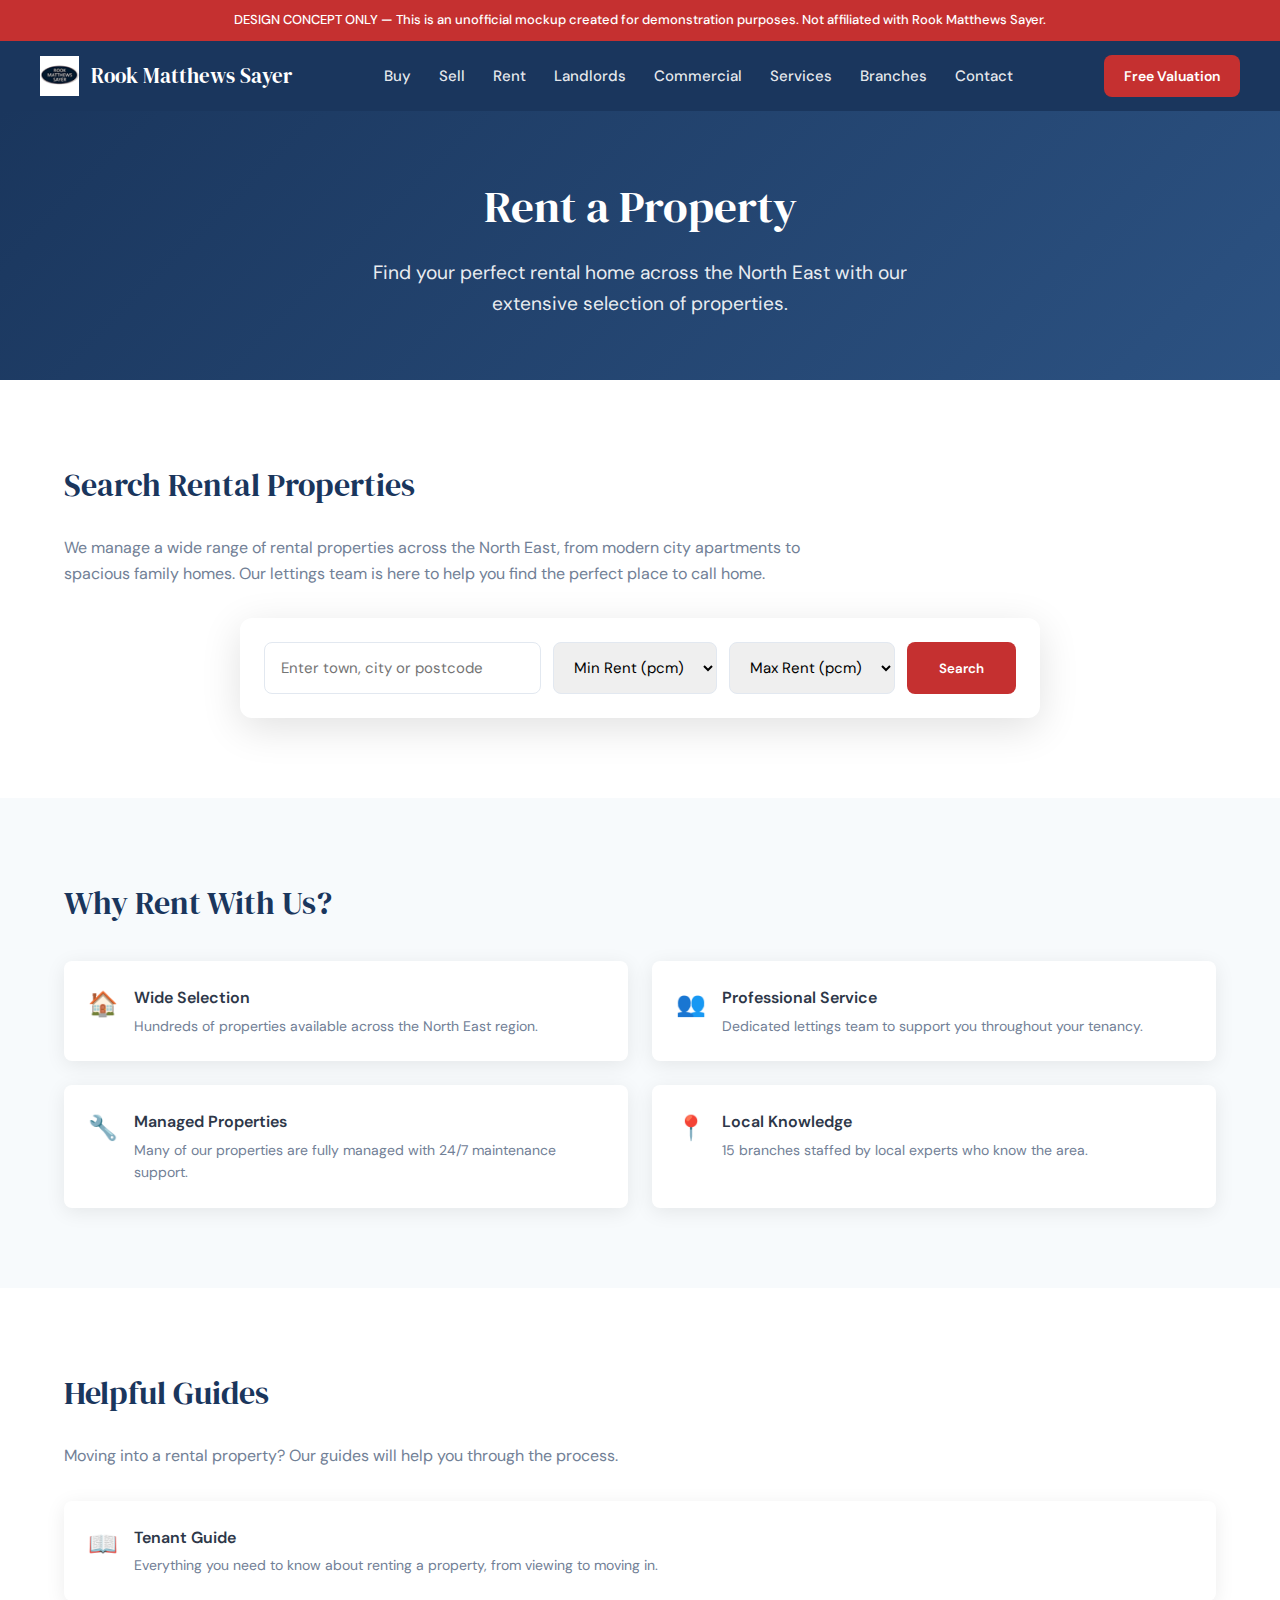
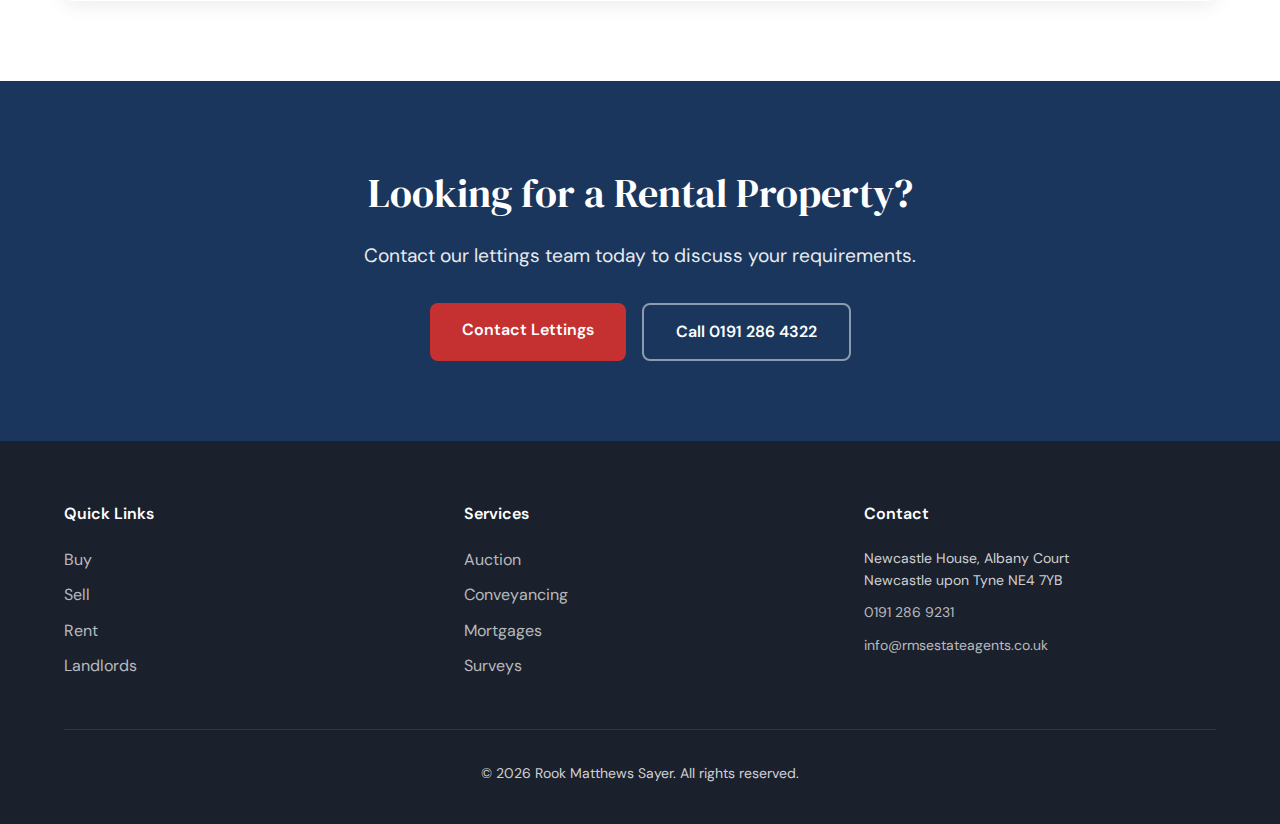
<file: rent.html>
<!DOCTYPE html>
<html lang="en">
<head>
    <meta charset="UTF-8">
    <meta name="viewport" content="width=device-width, initial-scale=1.0">
    <meta name="robots" content="noindex, nofollow">
    <title>Rent a Property | Rook Matthews Sayer</title>
    <link rel="preconnect" href="https://fonts.googleapis.com">
    <link rel="preconnect" href="https://fonts.gstatic.com" crossorigin>
    <link href="https://fonts.googleapis.com/css2?family=DM+Sans:wght@400;500;600;700&family=DM+Serif+Display&display=swap" rel="stylesheet">
    <link rel="stylesheet" href="styles.css">
</head>
<body>
    <div class="concept-banner">DESIGN CONCEPT ONLY — This is an unofficial mockup created for demonstration purposes. Not affiliated with Rook Matthews Sayer.</div>

    <nav class="main-nav">
        <div class="nav-container">
            <a href="index.html" class="logo">
                <img src="images/logo.png" alt="Rook Matthews Sayer">
                <span>Rook Matthews Sayer</span>
            </a>
            <ul class="nav-links">
                <li><a href="buy.html">Buy</a></li>
                <li><a href="sell.html">Sell</a></li>
                <li><a href="rent.html">Rent</a></li>
                <li><a href="landlords.html">Landlords</a></li>
                <li><a href="commercial.html">Commercial</a></li>
                <li><a href="services.html">Services</a></li>
                <li><a href="branches.html">Branches</a></li>
                <li><a href="contact.html">Contact</a></li>
            </ul>
            <a href="contact.html" class="nav-cta">Free Valuation</a>
        </div>
    </nav>

    <div class="page-header">
        <h1>Rent a Property</h1>
        <p>Find your perfect rental home across the North East with our extensive selection of properties.</p>
    </div>

    <section class="content-section">
        <div class="container">
            <h2>Search Rental Properties</h2>
            <p>We manage a wide range of rental properties across the North East, from modern city apartments to spacious family homes. Our lettings team is here to help you find the perfect place to call home.</p>

            <div class="hero-search" style="margin-top: 32px;">
                <div class="search-form">
                    <input type="text" placeholder="Enter town, city or postcode">
                    <select>
                        <option>Min Rent (pcm)</option>
                        <option>£400</option>
                        <option>£500</option>
                        <option>£600</option>
                        <option>£750</option>
                        <option>£1,000</option>
                    </select>
                    <select>
                        <option>Max Rent (pcm)</option>
                        <option>£500</option>
                        <option>£750</option>
                        <option>£1,000</option>
                        <option>£1,500</option>
                        <option>£2,000+</option>
                    </select>
                    <button class="search-btn">Search</button>
                </div>
            </div>
        </div>
    </section>

    <section class="content-section alt">
        <div class="container">
            <h2>Why Rent With Us?</h2>
            <div class="feature-grid">
                <div class="feature">
                    <span class="feature-icon">🏠</span>
                    <div>
                        <h4>Wide Selection</h4>
                        <p>Hundreds of properties available across the North East region.</p>
                    </div>
                </div>
                <div class="feature">
                    <span class="feature-icon">👥</span>
                    <div>
                        <h4>Professional Service</h4>
                        <p>Dedicated lettings team to support you throughout your tenancy.</p>
                    </div>
                </div>
                <div class="feature">
                    <span class="feature-icon">🔧</span>
                    <div>
                        <h4>Managed Properties</h4>
                        <p>Many of our properties are fully managed with 24/7 maintenance support.</p>
                    </div>
                </div>
                <div class="feature">
                    <span class="feature-icon">📍</span>
                    <div>
                        <h4>Local Knowledge</h4>
                        <p>15 branches staffed by local experts who know the area.</p>
                    </div>
                </div>
            </div>
        </div>
    </section>

    <section class="content-section">
        <div class="container">
            <h2>Helpful Guides</h2>
            <p>Moving into a rental property? Our guides will help you through the process.</p>
            <div class="feature-grid" style="grid-template-columns: 1fr;">
                <div class="feature">
                    <span class="feature-icon">📖</span>
                    <div>
                        <h4>Tenant Guide</h4>
                        <p>Everything you need to know about renting a property, from viewing to moving in.</p>
                    </div>
                </div>
            </div>
        </div>
    </section>

    <section class="cta-section">
        <div class="container">
            <h2>Looking for a Rental Property?</h2>
            <p>Contact our lettings team today to discuss your requirements.</p>
            <div class="cta-buttons">
                <a href="contact.html" class="btn-primary">Contact Lettings</a>
                <a href="tel:01912864322" class="btn-secondary">Call 0191 286 4322</a>
            </div>
        </div>
    </section>

    <footer>
        <div class="container">
            <div class="footer-grid">
                <div class="footer-col">
                    <h4>Quick Links</h4>
                    <ul>
                        <li><a href="buy.html">Buy</a></li>
                        <li><a href="sell.html">Sell</a></li>
                        <li><a href="rent.html">Rent</a></li>
                        <li><a href="landlords.html">Landlords</a></li>
                    </ul>
                </div>
                <div class="footer-col">
                    <h4>Services</h4>
                    <ul>
                        <li><a href="services.html#auction">Auction</a></li>
                        <li><a href="services.html#conveyancing">Conveyancing</a></li>
                        <li><a href="services.html#mortgages">Mortgages</a></li>
                        <li><a href="services.html#surveys">Surveys</a></li>
                    </ul>
                </div>
                <div class="footer-col">
                    <h4>Contact</h4>
                    <p>Newcastle House, Albany Court<br>Newcastle upon Tyne NE4 7YB</p>
                    <p><a href="tel:01912869231">0191 286 9231</a></p>
                    <p><a href="mailto:info@rmsestateagents.co.uk">info@rmsestateagents.co.uk</a></p>
                </div>
            </div>
            <div class="footer-bottom">
                <p>© 2026 Rook Matthews Sayer. All rights reserved.</p>
            </div>
        </div>
    </footer>
</body>
</html>
</file>
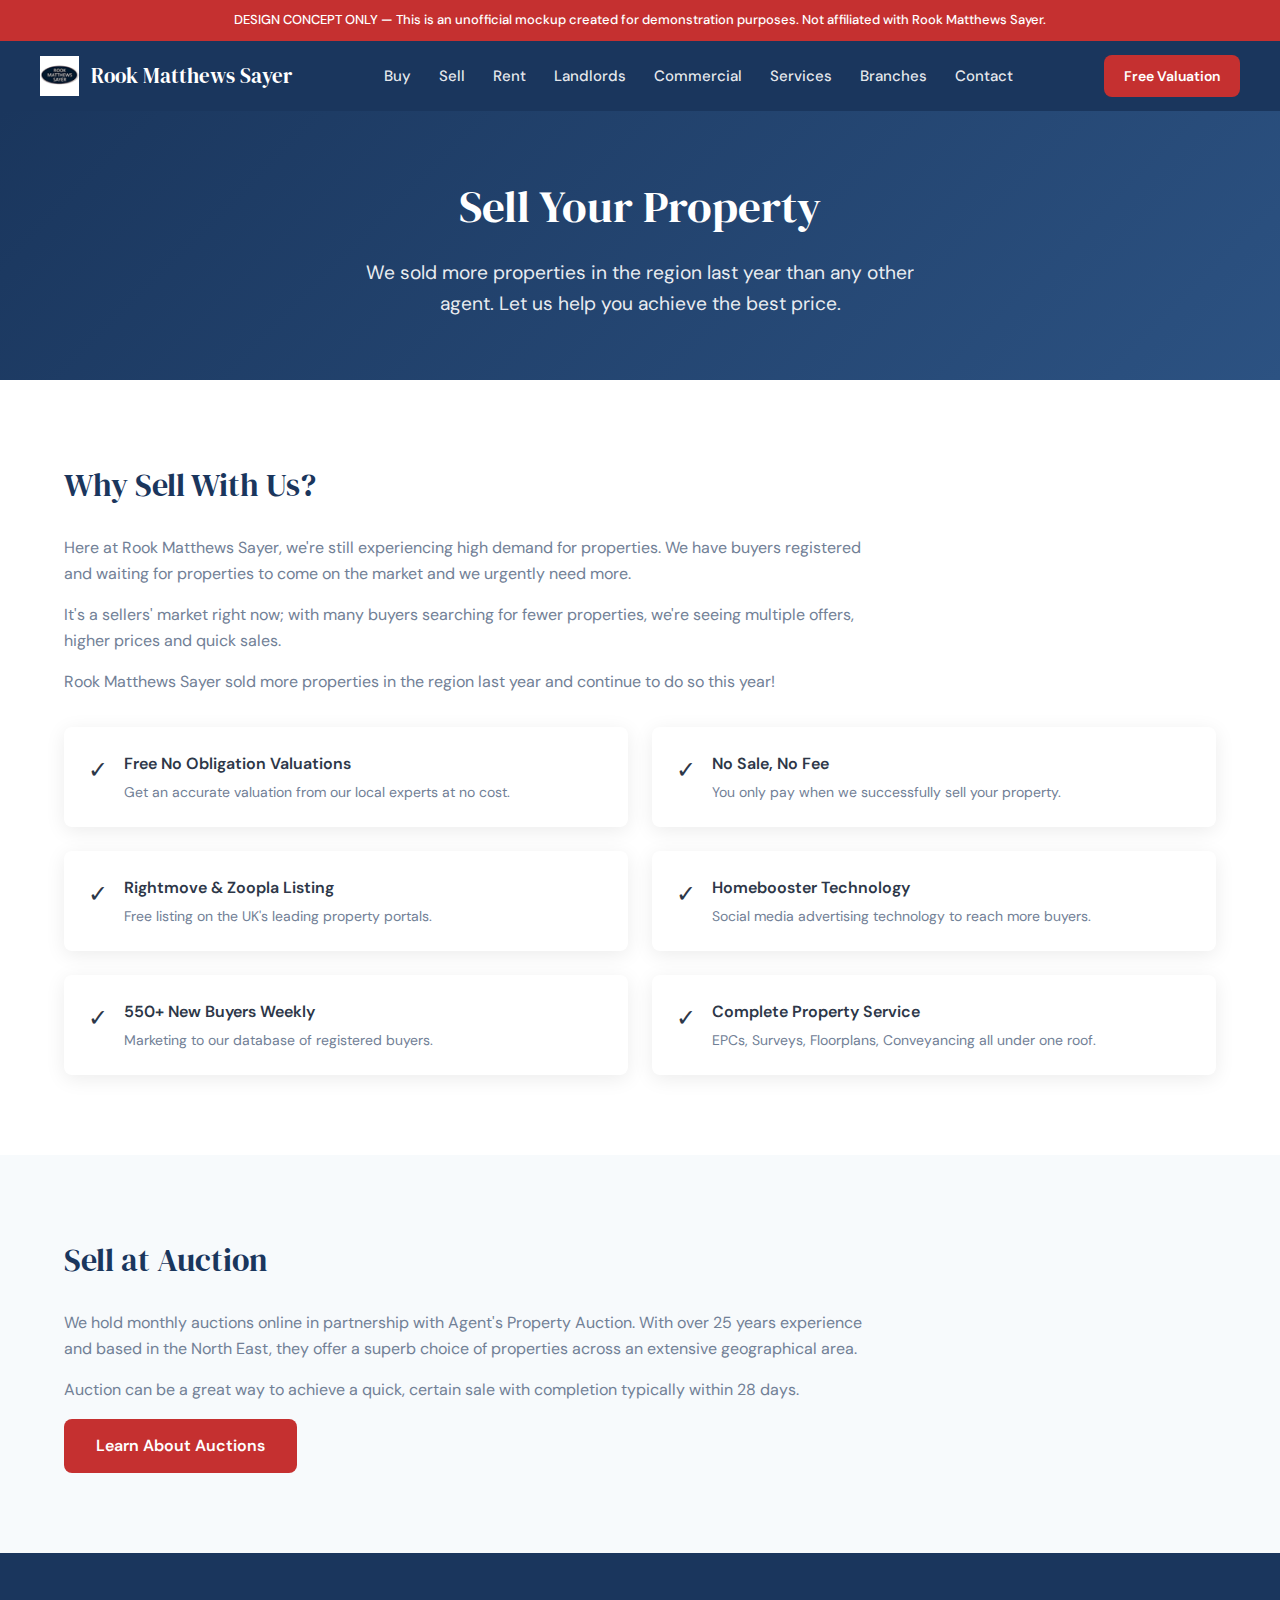
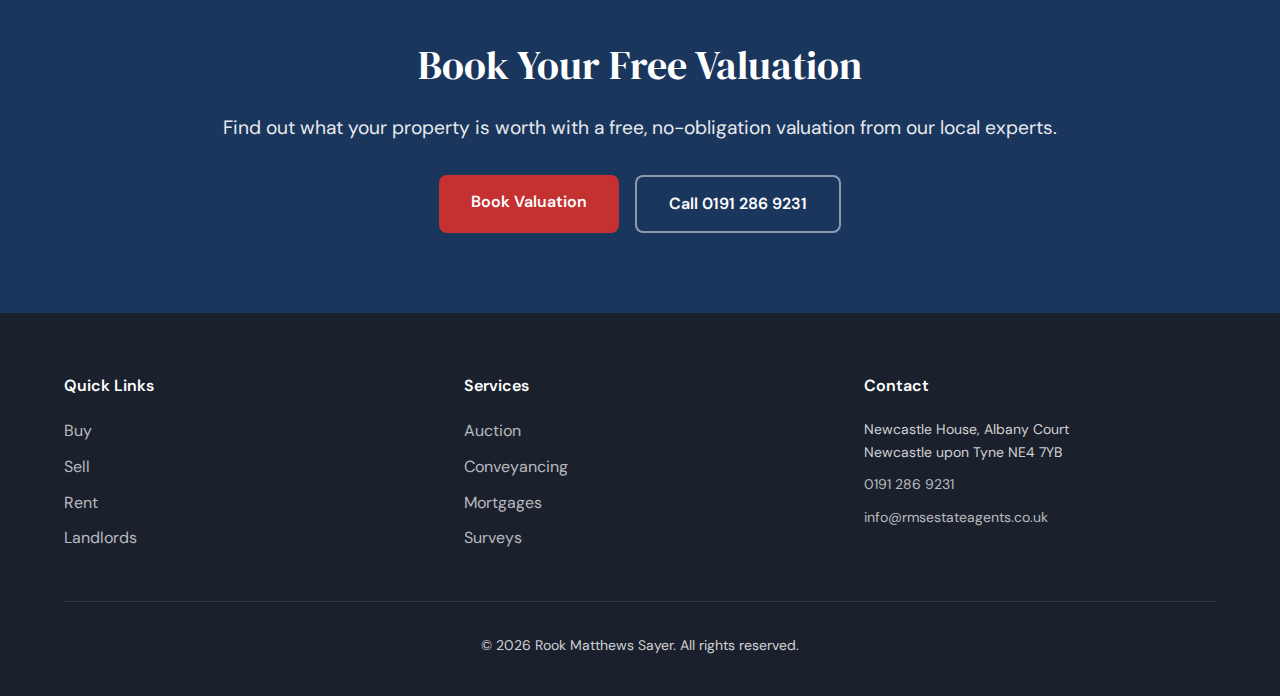
<file: sell.html>
<!DOCTYPE html>
<html lang="en">
<head>
    <meta charset="UTF-8">
    <meta name="viewport" content="width=device-width, initial-scale=1.0">
    <meta name="robots" content="noindex, nofollow">
    <title>Sell Your Property | Rook Matthews Sayer</title>
    <link rel="preconnect" href="https://fonts.googleapis.com">
    <link rel="preconnect" href="https://fonts.gstatic.com" crossorigin>
    <link href="https://fonts.googleapis.com/css2?family=DM+Sans:wght@400;500;600;700&family=DM+Serif+Display&display=swap" rel="stylesheet">
    <link rel="stylesheet" href="styles.css">
</head>
<body>
    <div class="concept-banner">DESIGN CONCEPT ONLY — This is an unofficial mockup created for demonstration purposes. Not affiliated with Rook Matthews Sayer.</div>

    <nav class="main-nav">
        <div class="nav-container">
            <a href="index.html" class="logo">
                <img src="images/logo.png" alt="Rook Matthews Sayer">
                <span>Rook Matthews Sayer</span>
            </a>
            <ul class="nav-links">
                <li><a href="buy.html">Buy</a></li>
                <li><a href="sell.html">Sell</a></li>
                <li><a href="rent.html">Rent</a></li>
                <li><a href="landlords.html">Landlords</a></li>
                <li><a href="commercial.html">Commercial</a></li>
                <li><a href="services.html">Services</a></li>
                <li><a href="branches.html">Branches</a></li>
                <li><a href="contact.html">Contact</a></li>
            </ul>
            <a href="contact.html" class="nav-cta">Free Valuation</a>
        </div>
    </nav>

    <div class="page-header">
        <h1>Sell Your Property</h1>
        <p>We sold more properties in the region last year than any other agent. Let us help you achieve the best price.</p>
    </div>

    <section class="content-section">
        <div class="container">
            <h2>Why Sell With Us?</h2>
            <p>Here at Rook Matthews Sayer, we're still experiencing high demand for properties. We have buyers registered and waiting for properties to come on the market and we urgently need more.</p>
            <p>It's a sellers' market right now; with many buyers searching for fewer properties, we're seeing multiple offers, higher prices and quick sales.</p>
            <p>Rook Matthews Sayer sold more properties in the region last year and continue to do so this year!</p>

            <div class="feature-grid">
                <div class="feature">
                    <span class="feature-icon">✓</span>
                    <div>
                        <h4>Free No Obligation Valuations</h4>
                        <p>Get an accurate valuation from our local experts at no cost.</p>
                    </div>
                </div>
                <div class="feature">
                    <span class="feature-icon">✓</span>
                    <div>
                        <h4>No Sale, No Fee</h4>
                        <p>You only pay when we successfully sell your property.</p>
                    </div>
                </div>
                <div class="feature">
                    <span class="feature-icon">✓</span>
                    <div>
                        <h4>Rightmove & Zoopla Listing</h4>
                        <p>Free listing on the UK's leading property portals.</p>
                    </div>
                </div>
                <div class="feature">
                    <span class="feature-icon">✓</span>
                    <div>
                        <h4>Homebooster Technology</h4>
                        <p>Social media advertising technology to reach more buyers.</p>
                    </div>
                </div>
                <div class="feature">
                    <span class="feature-icon">✓</span>
                    <div>
                        <h4>550+ New Buyers Weekly</h4>
                        <p>Marketing to our database of registered buyers.</p>
                    </div>
                </div>
                <div class="feature">
                    <span class="feature-icon">✓</span>
                    <div>
                        <h4>Complete Property Service</h4>
                        <p>EPCs, Surveys, Floorplans, Conveyancing all under one roof.</p>
                    </div>
                </div>
            </div>
        </div>
    </section>

    <section class="content-section alt">
        <div class="container">
            <h2>Sell at Auction</h2>
            <p>We hold monthly auctions online in partnership with Agent's Property Auction. With over 25 years experience and based in the North East, they offer a superb choice of properties across an extensive geographical area.</p>
            <p>Auction can be a great way to achieve a quick, certain sale with completion typically within 28 days.</p>
            <a href="services.html#auction" class="btn-primary">Learn About Auctions</a>
        </div>
    </section>

    <section class="cta-section">
        <div class="container">
            <h2>Book Your Free Valuation</h2>
            <p>Find out what your property is worth with a free, no-obligation valuation from our local experts.</p>
            <div class="cta-buttons">
                <a href="contact.html" class="btn-primary">Book Valuation</a>
                <a href="tel:01912869231" class="btn-secondary">Call 0191 286 9231</a>
            </div>
        </div>
    </section>

    <footer>
        <div class="container">
            <div class="footer-grid">
                <div class="footer-col">
                    <h4>Quick Links</h4>
                    <ul>
                        <li><a href="buy.html">Buy</a></li>
                        <li><a href="sell.html">Sell</a></li>
                        <li><a href="rent.html">Rent</a></li>
                        <li><a href="landlords.html">Landlords</a></li>
                    </ul>
                </div>
                <div class="footer-col">
                    <h4>Services</h4>
                    <ul>
                        <li><a href="services.html#auction">Auction</a></li>
                        <li><a href="services.html#conveyancing">Conveyancing</a></li>
                        <li><a href="services.html#mortgages">Mortgages</a></li>
                        <li><a href="services.html#surveys">Surveys</a></li>
                    </ul>
                </div>
                <div class="footer-col">
                    <h4>Contact</h4>
                    <p>Newcastle House, Albany Court<br>Newcastle upon Tyne NE4 7YB</p>
                    <p><a href="tel:01912869231">0191 286 9231</a></p>
                    <p><a href="mailto:info@rmsestateagents.co.uk">info@rmsestateagents.co.uk</a></p>
                </div>
            </div>
            <div class="footer-bottom">
                <p>© 2026 Rook Matthews Sayer. All rights reserved.</p>
            </div>
        </div>
    </footer>
</body>
</html>
</file>
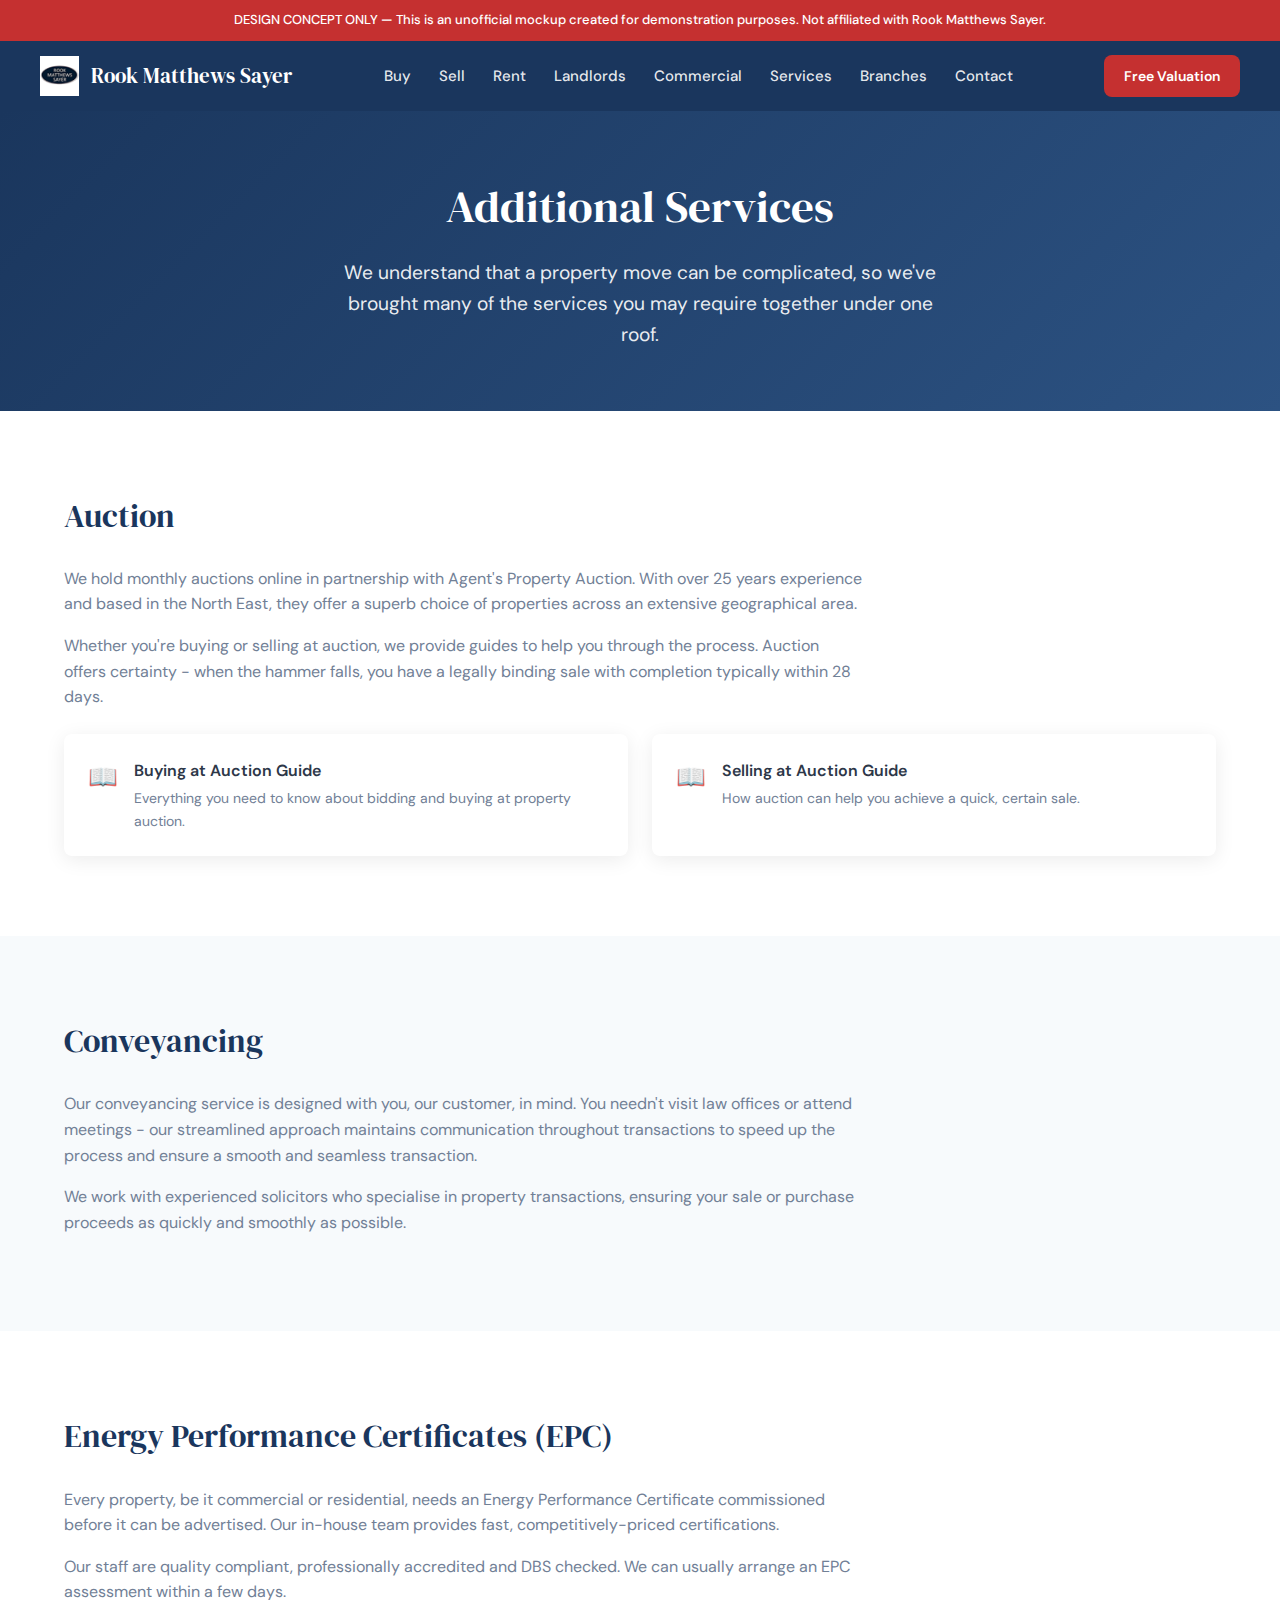
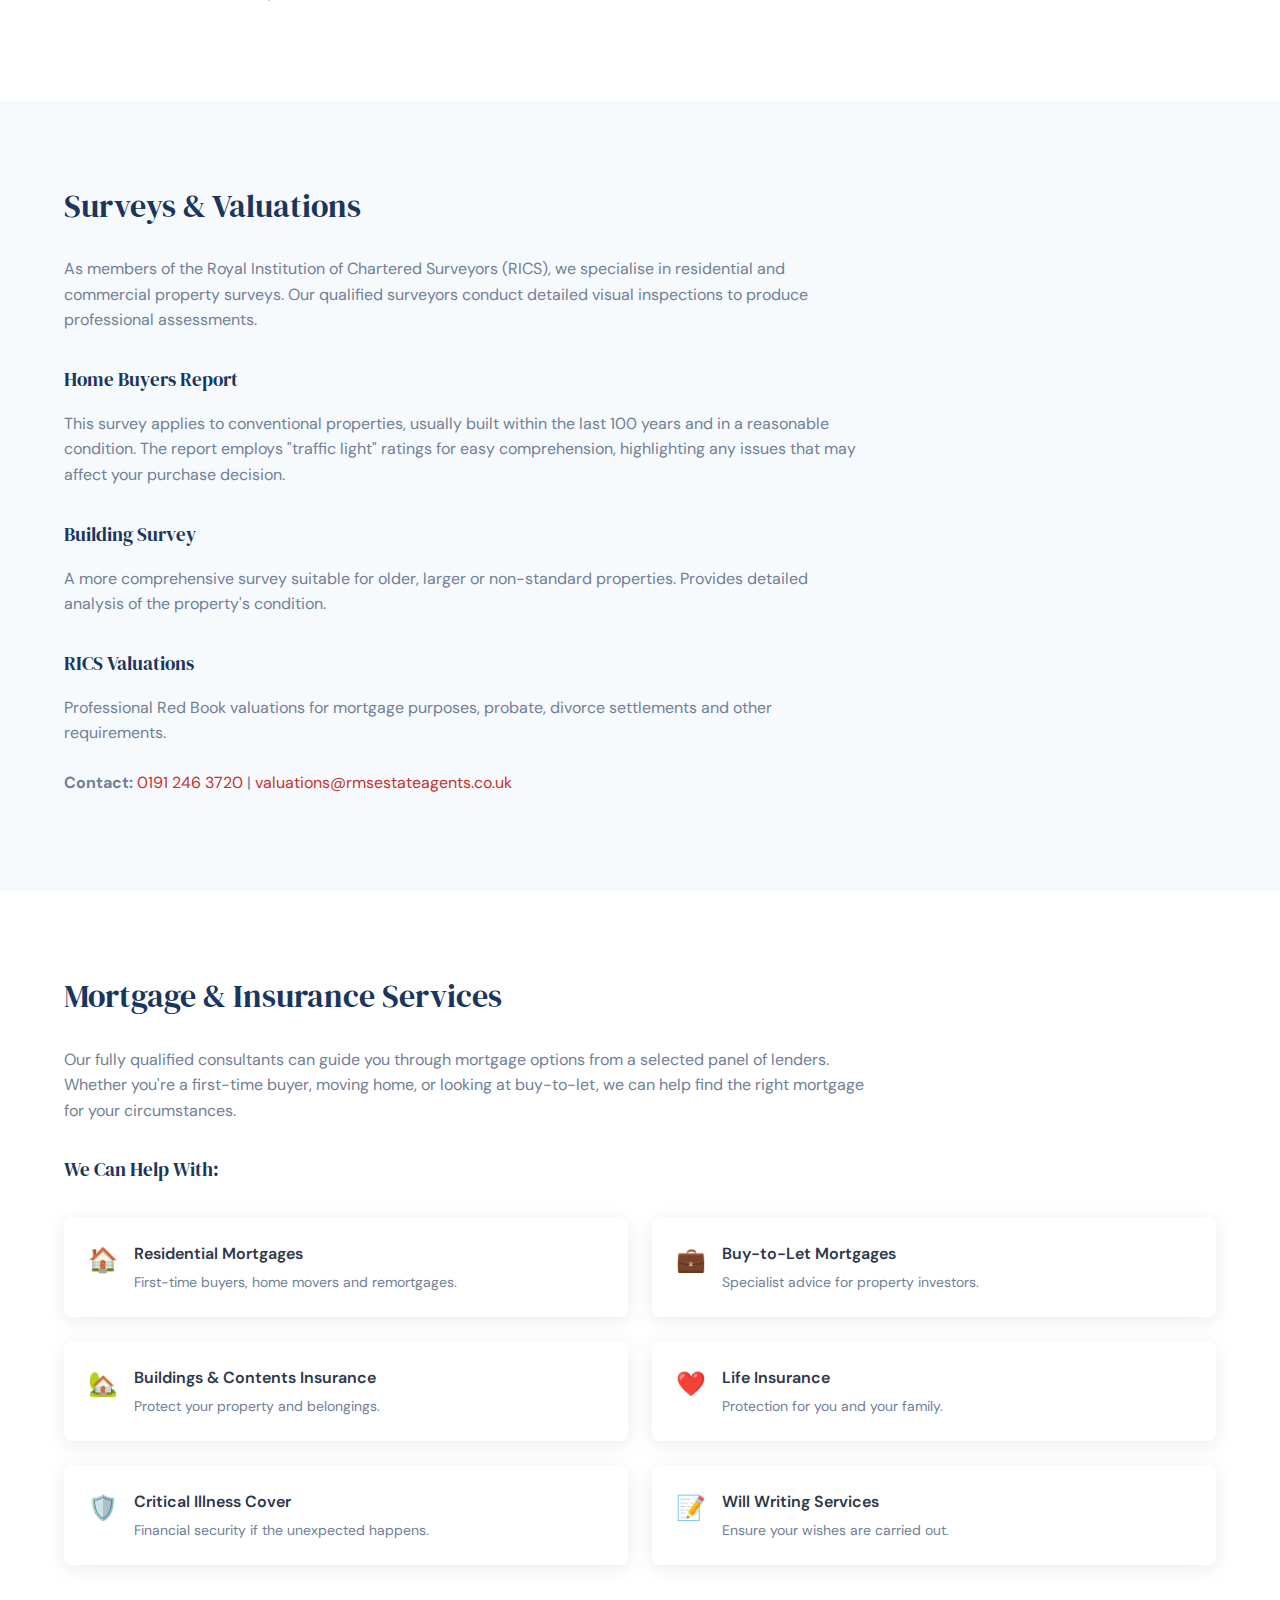
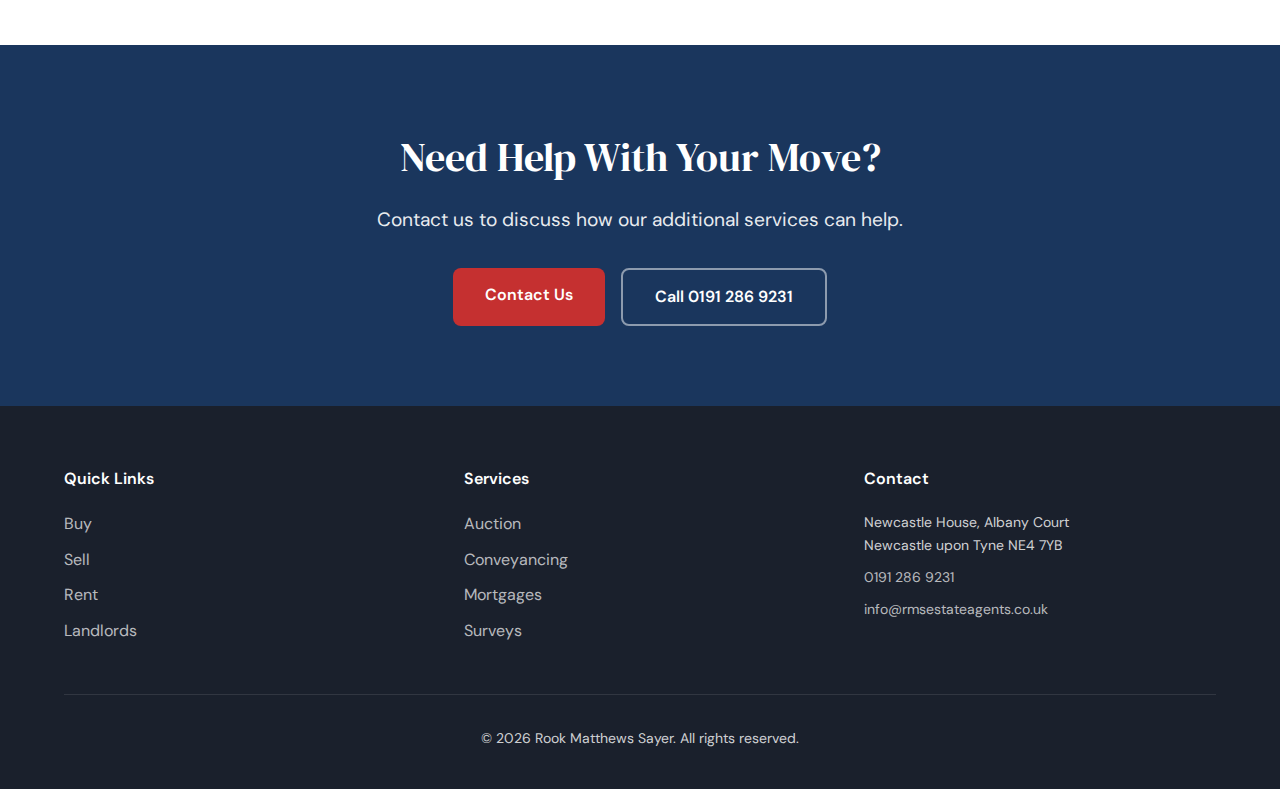
<file: services.html>
<!DOCTYPE html>
<html lang="en">
<head>
    <meta charset="UTF-8">
    <meta name="viewport" content="width=device-width, initial-scale=1.0">
    <meta name="robots" content="noindex, nofollow">
    <title>Additional Services | Rook Matthews Sayer</title>
    <link rel="preconnect" href="https://fonts.googleapis.com">
    <link rel="preconnect" href="https://fonts.gstatic.com" crossorigin>
    <link href="https://fonts.googleapis.com/css2?family=DM+Sans:wght@400;500;600;700&family=DM+Serif+Display&display=swap" rel="stylesheet">
    <link rel="stylesheet" href="styles.css">
</head>
<body>
    <div class="concept-banner">DESIGN CONCEPT ONLY — This is an unofficial mockup created for demonstration purposes. Not affiliated with Rook Matthews Sayer.</div>

    <nav class="main-nav">
        <div class="nav-container">
            <a href="index.html" class="logo">
                <img src="images/logo.png" alt="Rook Matthews Sayer">
                <span>Rook Matthews Sayer</span>
            </a>
            <ul class="nav-links">
                <li><a href="buy.html">Buy</a></li>
                <li><a href="sell.html">Sell</a></li>
                <li><a href="rent.html">Rent</a></li>
                <li><a href="landlords.html">Landlords</a></li>
                <li><a href="commercial.html">Commercial</a></li>
                <li><a href="services.html">Services</a></li>
                <li><a href="branches.html">Branches</a></li>
                <li><a href="contact.html">Contact</a></li>
            </ul>
            <a href="contact.html" class="nav-cta">Free Valuation</a>
        </div>
    </nav>

    <div class="page-header">
        <h1>Additional Services</h1>
        <p>We understand that a property move can be complicated, so we've brought many of the services you may require together under one roof.</p>
    </div>

    <section class="content-section" id="auction">
        <div class="container">
            <h2>Auction</h2>
            <p>We hold monthly auctions online in partnership with Agent's Property Auction. With over 25 years experience and based in the North East, they offer a superb choice of properties across an extensive geographical area.</p>
            <p>Whether you're buying or selling at auction, we provide guides to help you through the process. Auction offers certainty - when the hammer falls, you have a legally binding sale with completion typically within 28 days.</p>
            <div class="feature-grid" style="margin-top: 24px;">
                <div class="feature">
                    <span class="feature-icon">📖</span>
                    <div>
                        <h4>Buying at Auction Guide</h4>
                        <p>Everything you need to know about bidding and buying at property auction.</p>
                    </div>
                </div>
                <div class="feature">
                    <span class="feature-icon">📖</span>
                    <div>
                        <h4>Selling at Auction Guide</h4>
                        <p>How auction can help you achieve a quick, certain sale.</p>
                    </div>
                </div>
            </div>
        </div>
    </section>

    <section class="content-section alt" id="conveyancing">
        <div class="container">
            <h2>Conveyancing</h2>
            <p>Our conveyancing service is designed with you, our customer, in mind. You needn't visit law offices or attend meetings - our streamlined approach maintains communication throughout transactions to speed up the process and ensure a smooth and seamless transaction.</p>
            <p>We work with experienced solicitors who specialise in property transactions, ensuring your sale or purchase proceeds as quickly and smoothly as possible.</p>
        </div>
    </section>

    <section class="content-section" id="epc">
        <div class="container">
            <h2>Energy Performance Certificates (EPC)</h2>
            <p>Every property, be it commercial or residential, needs an Energy Performance Certificate commissioned before it can be advertised. Our in-house team provides fast, competitively-priced certifications.</p>
            <p>Our staff are quality compliant, professionally accredited and DBS checked. We can usually arrange an EPC assessment within a few days.</p>
        </div>
    </section>

    <section class="content-section alt" id="surveys">
        <div class="container">
            <h2>Surveys & Valuations</h2>
            <p>As members of the Royal Institution of Chartered Surveyors (RICS), we specialise in residential and commercial property surveys. Our qualified surveyors conduct detailed visual inspections to produce professional assessments.</p>

            <h3 style="margin-top: 32px; margin-bottom: 16px;">Home Buyers Report</h3>
            <p>This survey applies to conventional properties, usually built within the last 100 years and in a reasonable condition. The report employs "traffic light" ratings for easy comprehension, highlighting any issues that may affect your purchase decision.</p>

            <h3 style="margin-top: 32px; margin-bottom: 16px;">Building Survey</h3>
            <p>A more comprehensive survey suitable for older, larger or non-standard properties. Provides detailed analysis of the property's condition.</p>

            <h3 style="margin-top: 32px; margin-bottom: 16px;">RICS Valuations</h3>
            <p>Professional Red Book valuations for mortgage purposes, probate, divorce settlements and other requirements.</p>

            <p style="margin-top: 24px;"><strong>Contact:</strong> <a href="tel:01912463720">0191 246 3720</a> | <a href="mailto:valuations@rmsestateagents.co.uk">valuations@rmsestateagents.co.uk</a></p>
        </div>
    </section>

    <section class="content-section" id="mortgages">
        <div class="container">
            <h2>Mortgage & Insurance Services</h2>
            <p>Our fully qualified consultants can guide you through mortgage options from a selected panel of lenders. Whether you're a first-time buyer, moving home, or looking at buy-to-let, we can help find the right mortgage for your circumstances.</p>

            <h3 style="margin-top: 32px; margin-bottom: 16px;">We Can Help With:</h3>
            <div class="feature-grid">
                <div class="feature">
                    <span class="feature-icon">🏠</span>
                    <div>
                        <h4>Residential Mortgages</h4>
                        <p>First-time buyers, home movers and remortgages.</p>
                    </div>
                </div>
                <div class="feature">
                    <span class="feature-icon">💼</span>
                    <div>
                        <h4>Buy-to-Let Mortgages</h4>
                        <p>Specialist advice for property investors.</p>
                    </div>
                </div>
                <div class="feature">
                    <span class="feature-icon">🏡</span>
                    <div>
                        <h4>Buildings & Contents Insurance</h4>
                        <p>Protect your property and belongings.</p>
                    </div>
                </div>
                <div class="feature">
                    <span class="feature-icon">❤️</span>
                    <div>
                        <h4>Life Insurance</h4>
                        <p>Protection for you and your family.</p>
                    </div>
                </div>
                <div class="feature">
                    <span class="feature-icon">🛡️</span>
                    <div>
                        <h4>Critical Illness Cover</h4>
                        <p>Financial security if the unexpected happens.</p>
                    </div>
                </div>
                <div class="feature">
                    <span class="feature-icon">📝</span>
                    <div>
                        <h4>Will Writing Services</h4>
                        <p>Ensure your wishes are carried out.</p>
                    </div>
                </div>
            </div>
        </div>
    </section>

    <section class="cta-section">
        <div class="container">
            <h2>Need Help With Your Move?</h2>
            <p>Contact us to discuss how our additional services can help.</p>
            <div class="cta-buttons">
                <a href="contact.html" class="btn-primary">Contact Us</a>
                <a href="tel:01912869231" class="btn-secondary">Call 0191 286 9231</a>
            </div>
        </div>
    </section>

    <footer>
        <div class="container">
            <div class="footer-grid">
                <div class="footer-col">
                    <h4>Quick Links</h4>
                    <ul>
                        <li><a href="buy.html">Buy</a></li>
                        <li><a href="sell.html">Sell</a></li>
                        <li><a href="rent.html">Rent</a></li>
                        <li><a href="landlords.html">Landlords</a></li>
                    </ul>
                </div>
                <div class="footer-col">
                    <h4>Services</h4>
                    <ul>
                        <li><a href="services.html#auction">Auction</a></li>
                        <li><a href="services.html#conveyancing">Conveyancing</a></li>
                        <li><a href="services.html#mortgages">Mortgages</a></li>
                        <li><a href="services.html#surveys">Surveys</a></li>
                    </ul>
                </div>
                <div class="footer-col">
                    <h4>Contact</h4>
                    <p>Newcastle House, Albany Court<br>Newcastle upon Tyne NE4 7YB</p>
                    <p><a href="tel:01912869231">0191 286 9231</a></p>
                    <p><a href="mailto:info@rmsestateagents.co.uk">info@rmsestateagents.co.uk</a></p>
                </div>
            </div>
            <div class="footer-bottom">
                <p>© 2026 Rook Matthews Sayer. All rights reserved.</p>
            </div>
        </div>
    </footer>
</body>
</html>
</file>
<file: styles.css>
/* Rook Matthews Sayer - Modern Rebuild Styles */

:root {
    --color-primary: #1a365d;
    --color-primary-light: #2c5282;
    --color-accent: #c53030;
    --color-accent-light: #e53e3e;
    --color-bg: #ffffff;
    --color-bg-alt: #f7fafc;
    --color-bg-dark: #1a202c;
    --color-text: #2d3748;
    --color-text-muted: #718096;
    --color-border: #e2e8f0;
    --color-success: #38a169;
    --font-display: 'DM Serif Display', Georgia, serif;
    --font-body: 'DM Sans', -apple-system, sans-serif;
    --shadow: 0 4px 20px rgba(0,0,0,0.08);
    --shadow-lg: 0 10px 40px rgba(0,0,0,0.12);
    --radius: 8px;
    --radius-lg: 12px;
}

* { margin: 0; padding: 0; box-sizing: border-box; }

body {
    font-family: var(--font-body);
    color: var(--color-text);
    line-height: 1.6;
    background: var(--color-bg);
}

h1, h2, h3, h4 {
    font-family: var(--font-display);
    font-weight: 400;
    color: var(--color-primary);
}

a { color: var(--color-accent); text-decoration: none; }
a:hover { color: var(--color-accent-light); }

img { max-width: 100%; height: auto; }

.container {
    max-width: 1200px;
    margin: 0 auto;
    padding: 0 24px;
}

/* Concept Banner */
.concept-banner {
    background: var(--color-accent);
    color: white;
    text-align: center;
    padding: 10px 20px;
    font-size: 13px;
    font-weight: 500;
}

/* Navigation */
.main-nav {
    background: var(--color-primary);
    padding: 0 40px;
    position: sticky;
    top: 0;
    z-index: 100;
}

.nav-container {
    max-width: 1200px;
    margin: 0 auto;
    display: flex;
    justify-content: space-between;
    align-items: center;
    height: 70px;
}

.logo {
    display: flex;
    align-items: center;
    gap: 12px;
    color: white;
    font-family: var(--font-display);
    font-size: 1.3rem;
}

.logo img {
    height: 40px;
    width: auto;
}

.nav-links {
    display: flex;
    gap: 28px;
    list-style: none;
}

.nav-links a {
    color: rgba(255,255,255,0.9);
    font-weight: 500;
    font-size: 15px;
    transition: color 0.2s;
}

.nav-links a:hover { color: white; }

.nav-cta {
    background: var(--color-accent);
    color: white;
    padding: 10px 20px;
    border-radius: var(--radius);
    font-weight: 600;
    font-size: 14px;
    transition: background 0.2s;
}

.nav-cta:hover {
    background: var(--color-accent-light);
    color: white;
}

/* Hero Section */
.hero {
    background: linear-gradient(135deg, var(--color-primary) 0%, var(--color-primary-light) 100%);
    padding: 80px 40px;
    text-align: center;
    color: white;
}

.hero h1 {
    font-size: 3.5rem;
    color: white;
    margin-bottom: 16px;
}

.hero-tagline {
    font-size: 1.4rem;
    opacity: 0.95;
    max-width: 600px;
    margin: 0 auto 8px;
}

.hero-source {
    font-size: 0.9rem;
    opacity: 0.7;
    margin-bottom: 40px;
}

.hero-search {
    background: white;
    border-radius: var(--radius-lg);
    padding: 24px;
    max-width: 800px;
    margin: 0 auto;
    box-shadow: var(--shadow-lg);
}

.search-tabs {
    display: flex;
    gap: 8px;
    margin-bottom: 16px;
}

.search-tabs button {
    padding: 8px 20px;
    border: none;
    background: var(--color-bg-alt);
    border-radius: var(--radius);
    font-family: inherit;
    font-weight: 500;
    cursor: pointer;
    color: var(--color-text-muted);
}

.search-tabs button.active {
    background: var(--color-primary);
    color: white;
}

.search-form {
    display: flex;
    gap: 12px;
}

.search-form input,
.search-form select {
    flex: 1;
    padding: 14px 16px;
    border: 1px solid var(--color-border);
    border-radius: var(--radius);
    font-family: inherit;
    font-size: 15px;
}

.search-form input { flex: 2; }

.search-btn {
    background: var(--color-accent);
    color: white;
    border: none;
    padding: 14px 32px;
    border-radius: var(--radius);
    font-weight: 600;
    cursor: pointer;
    font-family: inherit;
}

.search-btn:hover { background: var(--color-accent-light); }

/* Page Headers */
.page-header {
    background: linear-gradient(135deg, var(--color-primary) 0%, var(--color-primary-light) 100%);
    padding: 60px 40px;
    text-align: center;
    color: white;
}

.page-header h1 {
    font-size: 2.8rem;
    color: white;
    margin-bottom: 16px;
}

.page-header p {
    font-size: 1.2rem;
    opacity: 0.9;
    max-width: 600px;
    margin: 0 auto;
}

/* Services Overview */
.services-overview {
    padding: 80px 24px;
}

.services-grid {
    display: grid;
    grid-template-columns: repeat(3, 1fr);
    gap: 32px;
}

.service-card {
    background: white;
    border-radius: var(--radius-lg);
    overflow: hidden;
    box-shadow: var(--shadow);
    transition: transform 0.3s, box-shadow 0.3s;
}

.service-card:hover {
    transform: translateY(-4px);
    box-shadow: var(--shadow-lg);
}

.service-card img {
    width: 100%;
    height: 200px;
    object-fit: cover;
}

.service-card h3 {
    padding: 20px 24px 8px;
    font-size: 1.5rem;
}

.service-card p {
    padding: 0 24px;
    color: var(--color-text-muted);
    font-size: 15px;
}

.btn-link {
    display: inline-block;
    padding: 16px 24px;
    font-weight: 600;
    font-size: 14px;
}

/* Stats Bar */
.stats-bar {
    background: var(--color-primary);
    padding: 48px 24px;
}

.stats-grid {
    display: grid;
    grid-template-columns: repeat(4, 1fr);
    gap: 32px;
    text-align: center;
}

.stat-number {
    display: block;
    font-family: var(--font-display);
    font-size: 3rem;
    color: white;
}

.stat-label {
    color: rgba(255,255,255,0.8);
    font-size: 14px;
    text-transform: uppercase;
    letter-spacing: 1px;
}

/* Testimonials */
.testimonials {
    padding: 80px 24px;
    background: var(--color-bg-alt);
}

.testimonials h2 {
    text-align: center;
    font-size: 2.2rem;
    margin-bottom: 48px;
}

.testimonials-grid {
    display: grid;
    grid-template-columns: repeat(3, 1fr);
    gap: 32px;
}

.testimonial {
    background: white;
    padding: 32px;
    border-radius: var(--radius-lg);
    box-shadow: var(--shadow);
}

.stars {
    color: #f6ad55;
    font-size: 1.2rem;
    margin-bottom: 16px;
}

.testimonial p {
    font-style: italic;
    color: var(--color-text);
    margin-bottom: 16px;
    line-height: 1.7;
}

.testimonial cite {
    color: var(--color-text-muted);
    font-size: 14px;
}

/* Additional Services */
.additional-services {
    padding: 80px 24px;
    text-align: center;
}

.additional-services h2 {
    font-size: 2.2rem;
    margin-bottom: 16px;
}

.section-intro {
    color: var(--color-text-muted);
    font-size: 1.1rem;
    max-width: 600px;
    margin: 0 auto 40px;
}

.services-list {
    display: flex;
    justify-content: center;
    gap: 24px;
    flex-wrap: wrap;
}

.service-item {
    display: flex;
    flex-direction: column;
    align-items: center;
    gap: 12px;
    padding: 24px 32px;
    background: var(--color-bg-alt);
    border-radius: var(--radius-lg);
    color: var(--color-text);
    transition: all 0.2s;
}

.service-item:hover {
    background: var(--color-primary);
    color: white;
}

.service-icon {
    font-size: 2rem;
}

/* Accreditations */
.accreditations {
    padding: 60px 24px;
    background: var(--color-bg-alt);
    text-align: center;
}

.accreditations h2 {
    font-size: 1.8rem;
    margin-bottom: 32px;
}

.accreditations-grid {
    display: flex;
    justify-content: center;
    align-items: center;
    gap: 48px;
    flex-wrap: wrap;
}

.accreditation {
    display: flex;
    flex-direction: column;
    align-items: center;
    gap: 8px;
}

.accreditation img {
    height: 50px;
    width: auto;
}

.accred-text {
    color: var(--color-text-muted);
    font-size: 14px;
    font-weight: 500;
}

/* Branches Preview */
.branches-preview {
    padding: 80px 24px;
    text-align: center;
}

.branches-preview h2 {
    font-size: 2.2rem;
    margin-bottom: 16px;
}

.branches-grid {
    display: flex;
    flex-wrap: wrap;
    justify-content: center;
    gap: 12px;
    margin-bottom: 32px;
}

.branches-grid a {
    padding: 10px 20px;
    background: var(--color-bg-alt);
    border-radius: var(--radius);
    color: var(--color-text);
    font-size: 14px;
    transition: all 0.2s;
}

.branches-grid a:hover {
    background: var(--color-primary);
    color: white;
}

/* Buttons */
.btn-primary {
    display: inline-block;
    background: var(--color-accent);
    color: white;
    padding: 14px 32px;
    border-radius: var(--radius);
    font-weight: 600;
    transition: background 0.2s;
}

.btn-primary:hover {
    background: var(--color-accent-light);
    color: white;
}

.btn-secondary {
    display: inline-block;
    background: transparent;
    color: white;
    padding: 14px 32px;
    border-radius: var(--radius);
    font-weight: 600;
    border: 2px solid rgba(255,255,255,0.5);
    transition: all 0.2s;
}

.btn-secondary:hover {
    background: rgba(255,255,255,0.1);
    border-color: white;
    color: white;
}

/* CTA Section */
.cta-section {
    background: var(--color-primary);
    padding: 80px 24px;
    text-align: center;
    color: white;
}

.cta-section h2 {
    color: white;
    font-size: 2.5rem;
    margin-bottom: 16px;
}

.cta-section p {
    opacity: 0.9;
    font-size: 1.2rem;
    margin-bottom: 32px;
}

.cta-buttons {
    display: flex;
    gap: 16px;
    justify-content: center;
}

/* Footer */
footer {
    background: var(--color-bg-dark);
    color: rgba(255,255,255,0.8);
    padding: 60px 24px 40px;
}

.footer-grid {
    display: grid;
    grid-template-columns: repeat(3, 1fr);
    gap: 48px;
    margin-bottom: 40px;
}

.footer-col h4 {
    color: white;
    font-family: var(--font-body);
    font-weight: 600;
    margin-bottom: 20px;
}

.footer-col ul {
    list-style: none;
}

.footer-col li {
    margin-bottom: 10px;
}

.footer-col a {
    color: rgba(255,255,255,0.7);
}

.footer-col a:hover { color: white; }

.footer-col p {
    margin-bottom: 10px;
    font-size: 14px;
}

.footer-bottom {
    text-align: center;
    padding-top: 32px;
    border-top: 1px solid rgba(255,255,255,0.1);
    font-size: 14px;
}

/* Content Sections */
.content-section {
    padding: 80px 24px;
}

.content-section.alt {
    background: var(--color-bg-alt);
}

.content-section h2 {
    font-size: 2rem;
    margin-bottom: 24px;
}

.content-section p {
    color: var(--color-text-muted);
    margin-bottom: 16px;
    max-width: 800px;
}

/* Feature Grid */
.feature-grid {
    display: grid;
    grid-template-columns: repeat(2, 1fr);
    gap: 24px;
    margin-top: 32px;
}

.feature {
    display: flex;
    align-items: flex-start;
    gap: 16px;
    padding: 24px;
    background: white;
    border-radius: var(--radius);
    box-shadow: var(--shadow);
}

.feature-icon {
    font-size: 1.5rem;
}

.feature h4 {
    font-family: var(--font-body);
    font-weight: 600;
    color: var(--color-text);
    margin-bottom: 4px;
}

.feature p {
    color: var(--color-text-muted);
    font-size: 14px;
    margin: 0;
}

/* Service Packages */
.packages-grid {
    display: grid;
    grid-template-columns: repeat(3, 1fr);
    gap: 24px;
    margin-top: 40px;
}

.package {
    background: white;
    border-radius: var(--radius-lg);
    padding: 32px;
    box-shadow: var(--shadow);
    border: 2px solid transparent;
}

.package.featured {
    border-color: var(--color-accent);
}

.package h3 {
    font-size: 1.4rem;
    margin-bottom: 16px;
}

.package ul {
    list-style: none;
    margin-bottom: 24px;
}

.package li {
    padding: 8px 0;
    font-size: 14px;
    color: var(--color-text-muted);
    display: flex;
    align-items: center;
    gap: 8px;
}

.package li::before {
    content: '✓';
    color: var(--color-success);
    font-weight: bold;
}

/* Branch Cards */
.branch-grid {
    display: grid;
    grid-template-columns: repeat(3, 1fr);
    gap: 24px;
}

.branch-card {
    background: white;
    padding: 24px;
    border-radius: var(--radius);
    box-shadow: var(--shadow);
}

.branch-card h3 {
    font-size: 1.2rem;
    margin-bottom: 12px;
}

.branch-card p {
    font-size: 14px;
    color: var(--color-text-muted);
    margin-bottom: 8px;
}

.branch-card a {
    font-size: 14px;
}

/* Contact Form */
.contact-grid {
    display: grid;
    grid-template-columns: 2fr 1fr;
    gap: 48px;
}

.form-group {
    margin-bottom: 20px;
}

.form-group label {
    display: block;
    font-weight: 600;
    margin-bottom: 8px;
    font-size: 14px;
}

.form-group input,
.form-group select,
.form-group textarea {
    width: 100%;
    padding: 14px 16px;
    border: 1px solid var(--color-border);
    border-radius: var(--radius);
    font-family: inherit;
    font-size: 15px;
}

.form-group textarea {
    min-height: 120px;
    resize: vertical;
}

.submit-btn {
    background: var(--color-accent);
    color: white;
    border: none;
    padding: 16px 32px;
    border-radius: var(--radius);
    font-weight: 600;
    font-size: 16px;
    cursor: pointer;
    width: 100%;
}

.contact-info-card {
    background: var(--color-bg-alt);
    padding: 24px;
    border-radius: var(--radius);
    margin-bottom: 20px;
}

.contact-info-card h3 {
    font-size: 1.1rem;
    margin-bottom: 12px;
}

/* Responsive */
@media (max-width: 968px) {
    .nav-links { display: none; }
    .services-grid { grid-template-columns: 1fr; }
    .stats-grid { grid-template-columns: repeat(2, 1fr); }
    .testimonials-grid { grid-template-columns: 1fr; }
    .packages-grid { grid-template-columns: 1fr; }
    .branch-grid { grid-template-columns: 1fr; }
    .contact-grid { grid-template-columns: 1fr; }
    .footer-grid { grid-template-columns: 1fr; }
    .hero h1 { font-size: 2.5rem; }
    .search-form { flex-direction: column; }
    .feature-grid { grid-template-columns: 1fr; }
}
</file>
